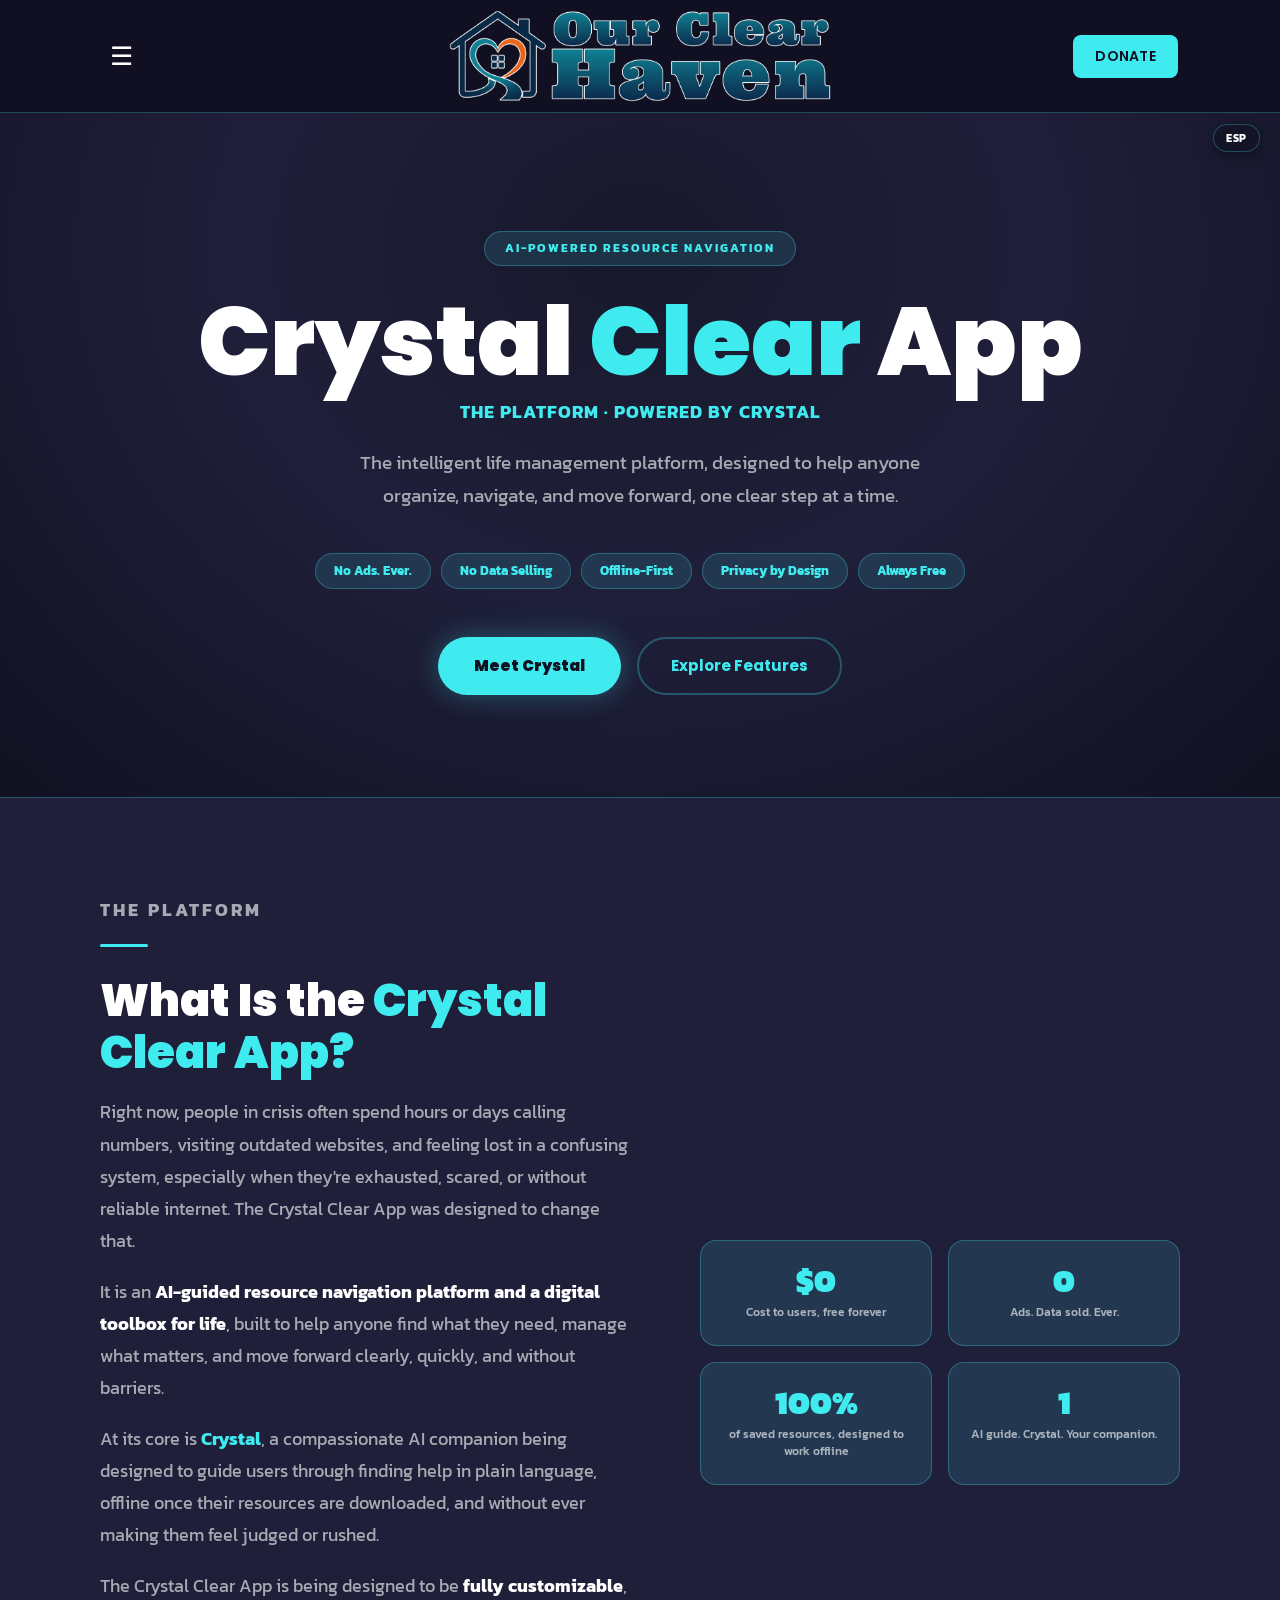
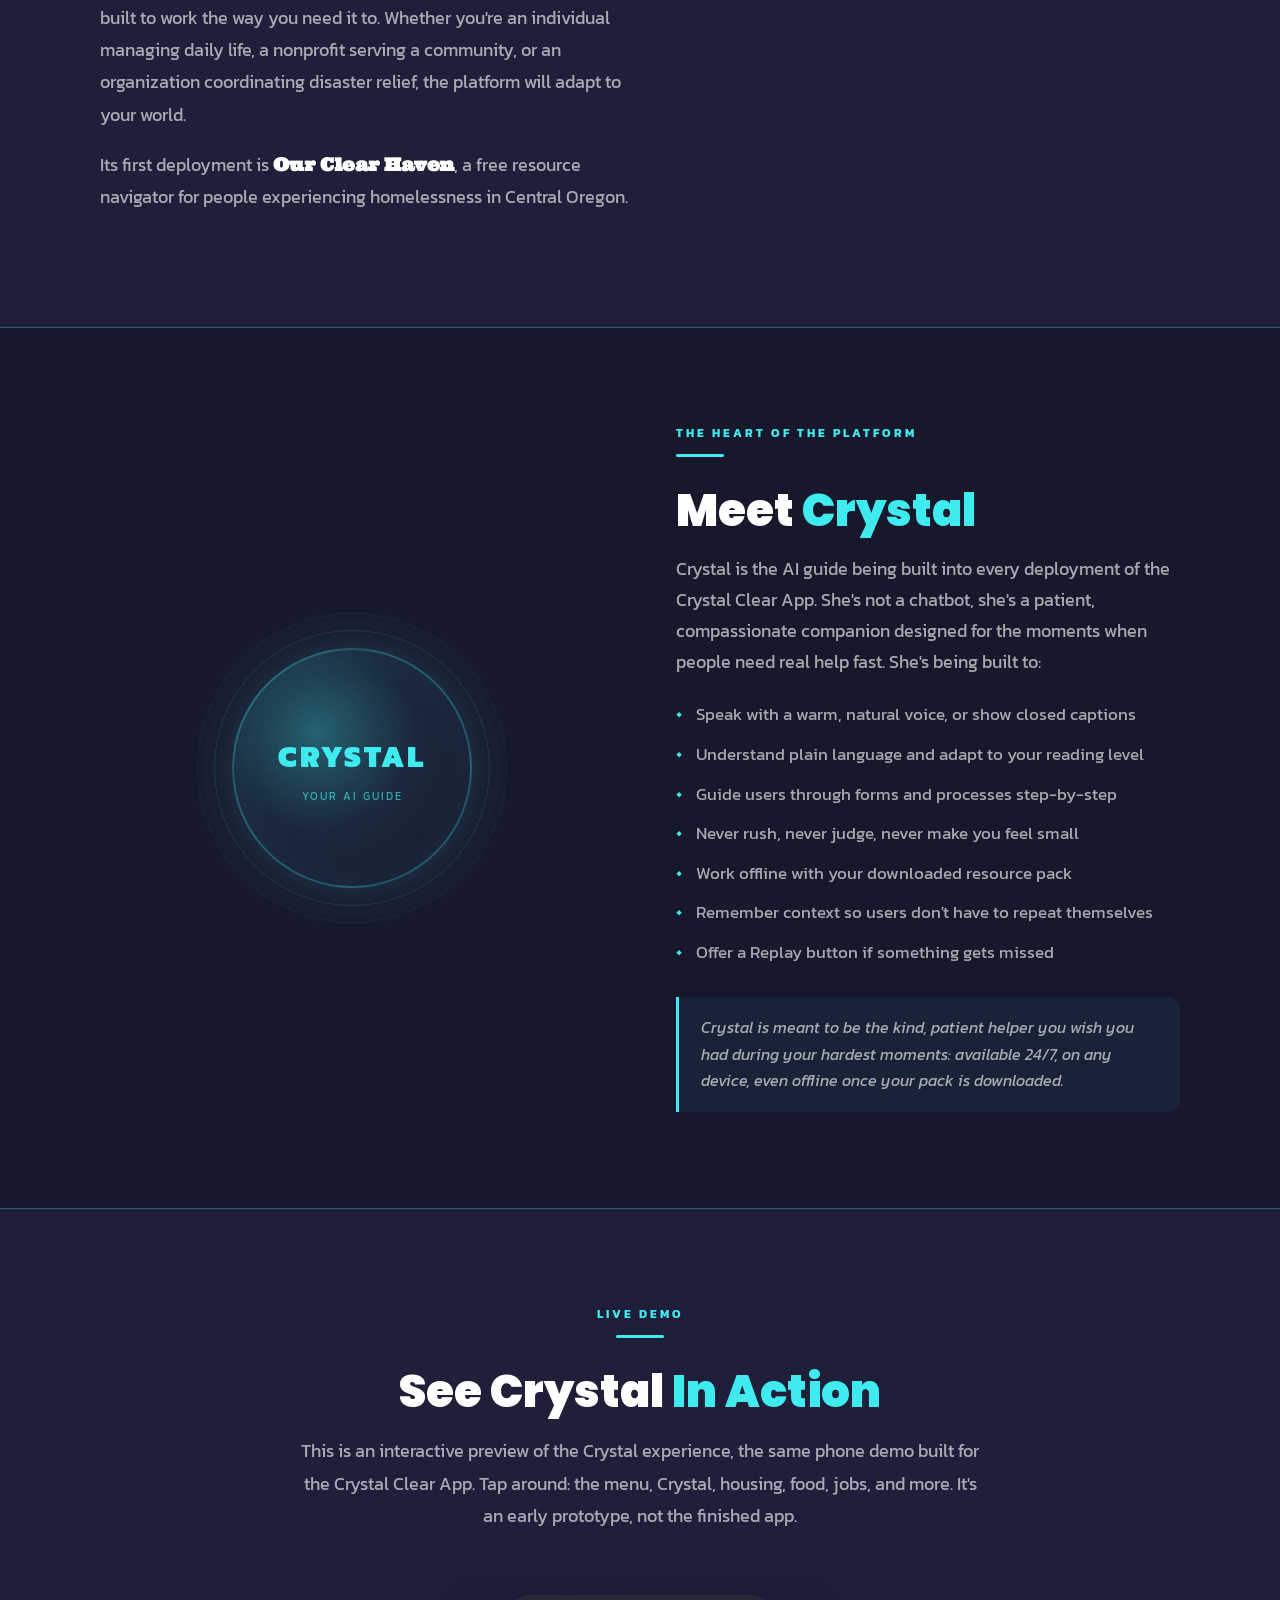
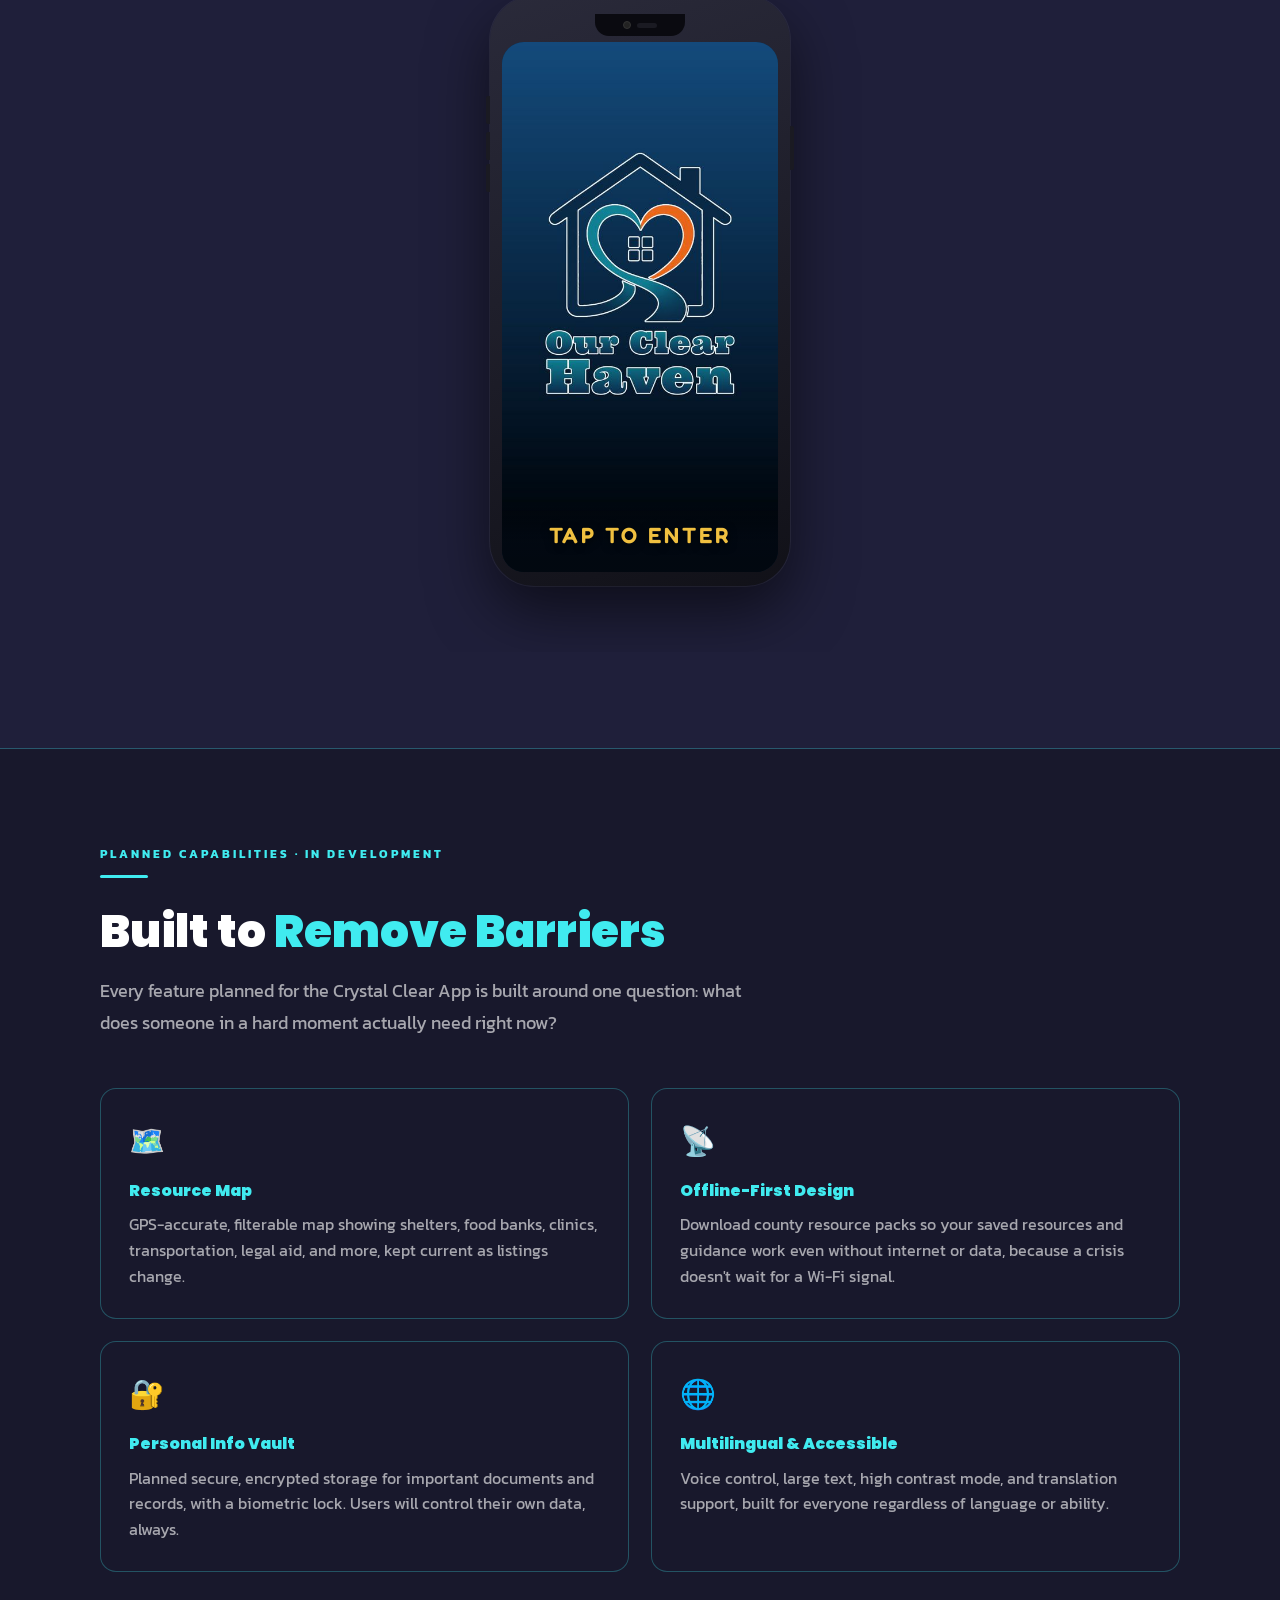
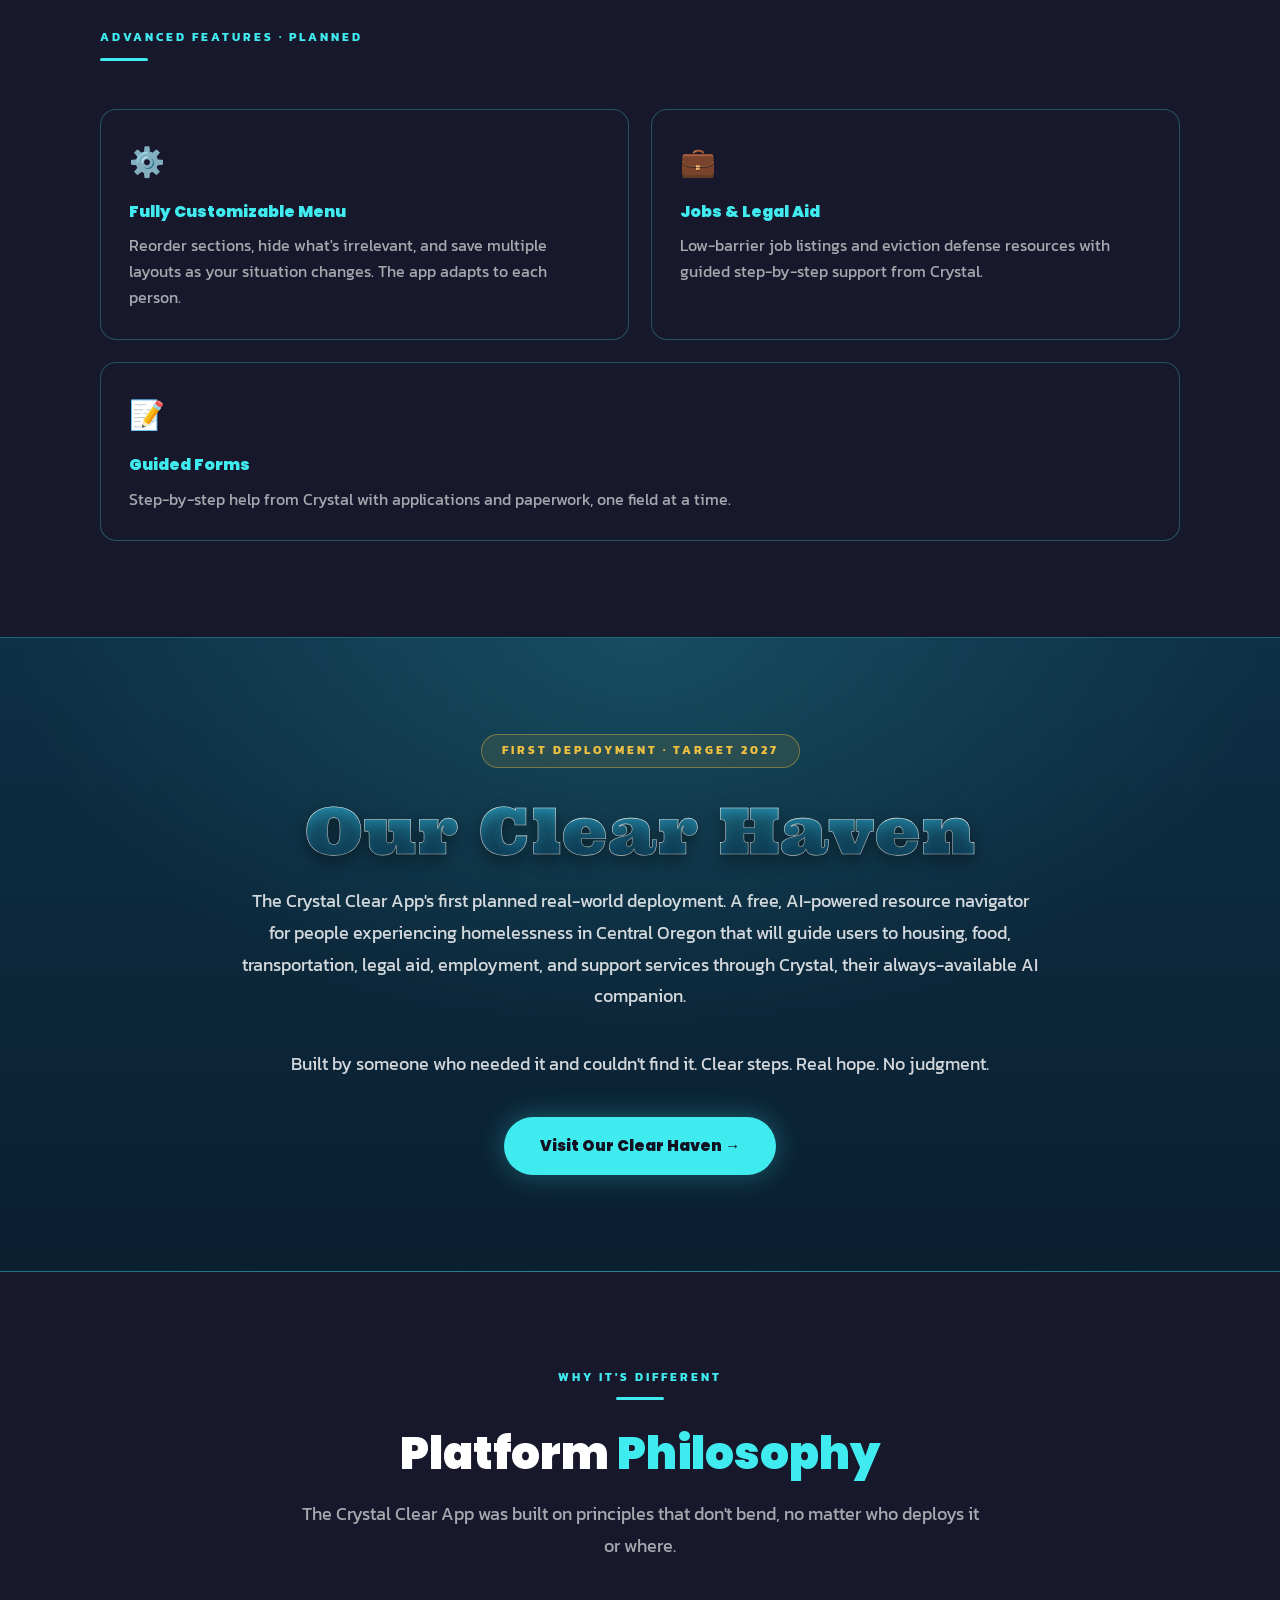
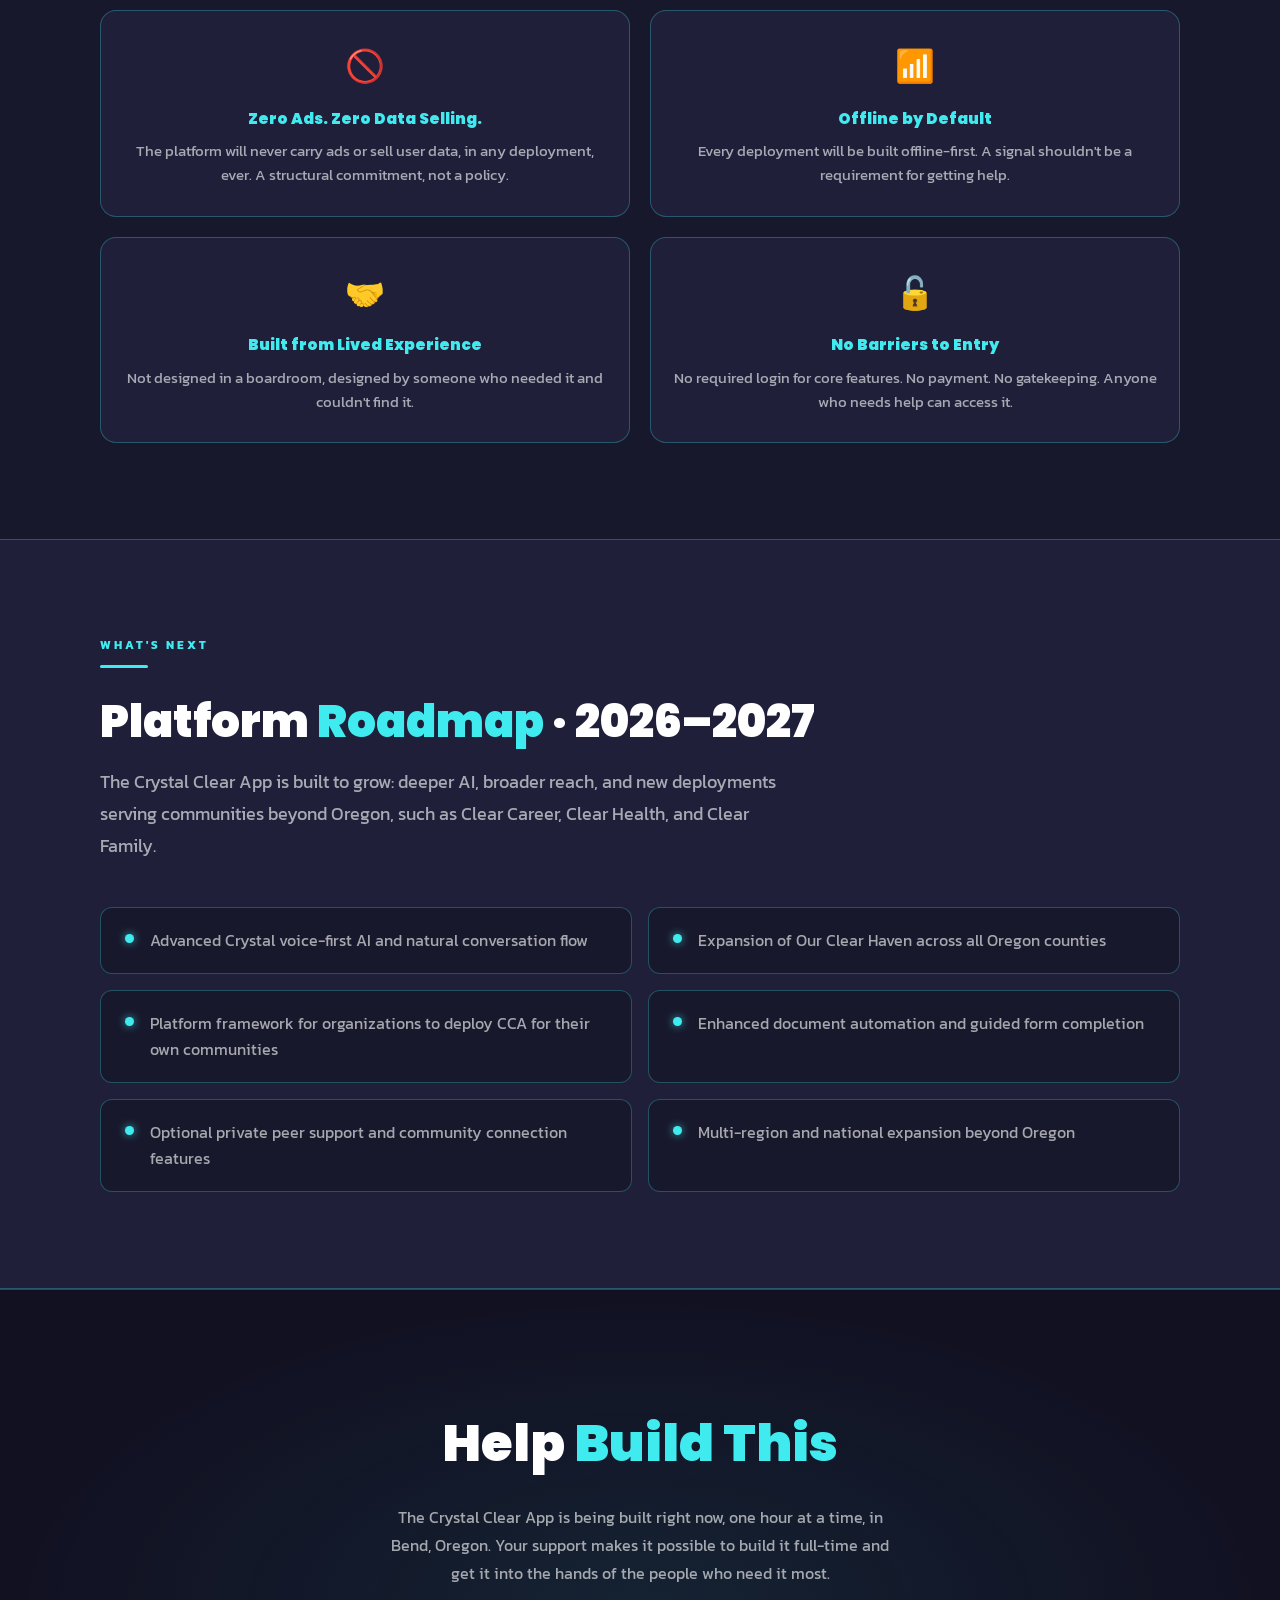
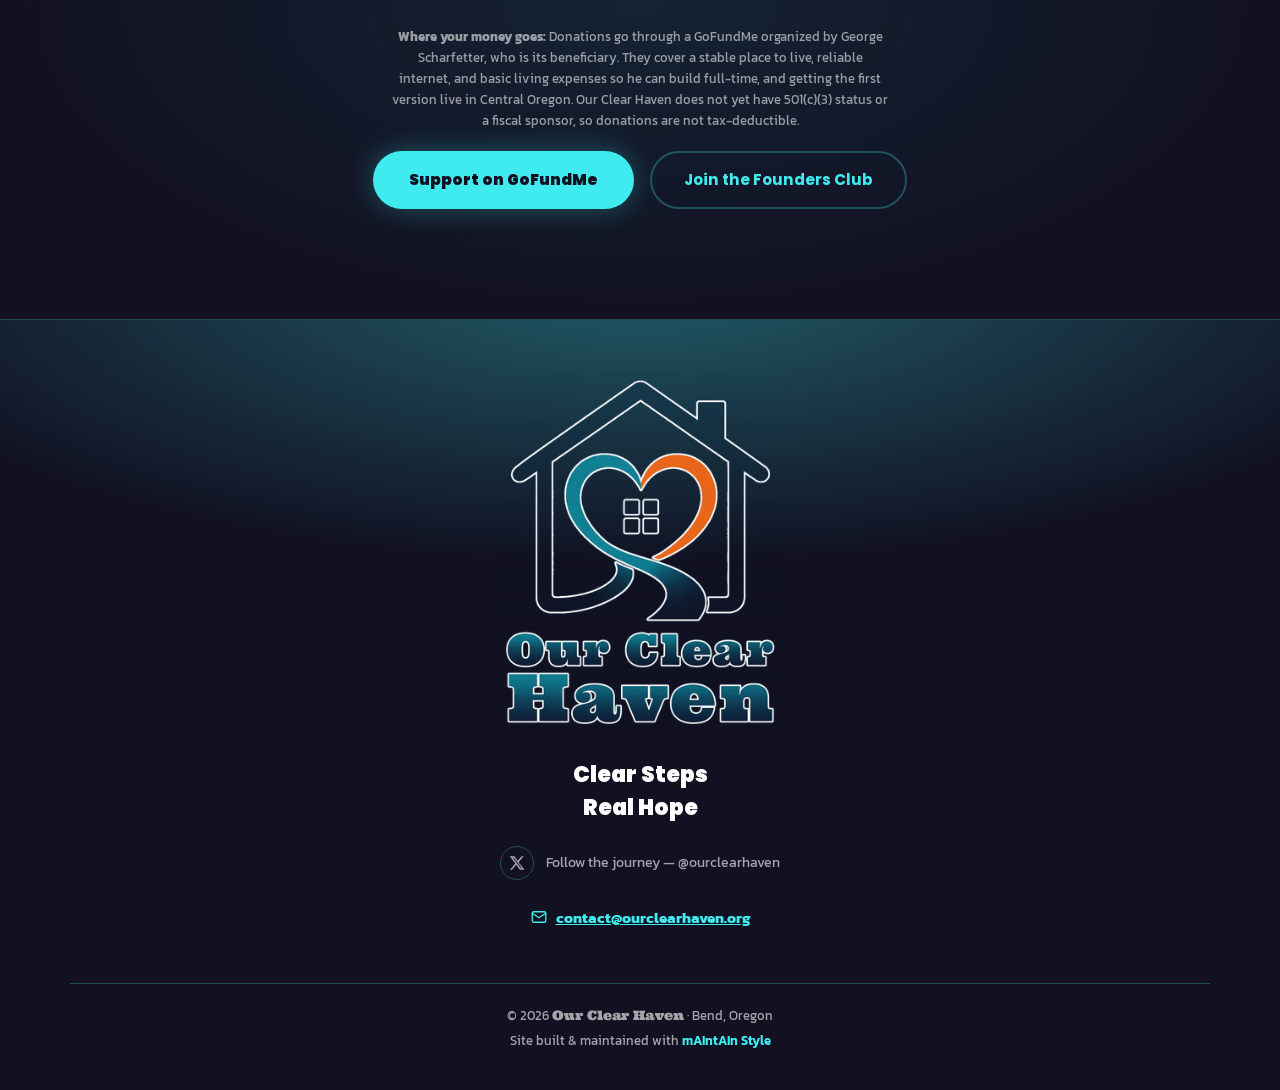
<file: crystal-clear-app.html>
<!DOCTYPE html>
<html lang="en">
<head>
<meta charset="UTF-8">
<meta name="viewport" content="width=device-width, initial-scale=1">
<link rel="icon" type="image/png" sizes="96x96" href="favicon.png">
<link rel="shortcut icon" href="favicon.ico">
<title>Crystal Clear App &mdash; Our Clear Haven</title>
<meta name="description" content="Crystal Clear App: an AI-guided resource navigation platform. Free, offline-first, no ads, no data selling. Its first deployment is Our Clear Haven.">
<meta name="robots" content="index, follow">
<link rel="canonical" href="https://ourclearhaven.org/crystal-clear-app.html">
<meta property="og:type" content="website">
<meta property="og:url" content="https://ourclearhaven.org/crystal-clear-app.html">
<meta property="og:title" content="Crystal Clear App &mdash; Our Clear Haven">
<meta property="og:description" content="Crystal Clear App: an AI-guided resource navigation platform. Free, offline-first, no ads, no data selling. Its first deployment is Our Clear Haven.">
<meta property="og:image" content="https://ourclearhaven.org/og-image-v2.png">
<meta property="og:image:width" content="1200">
<meta property="og:image:height" content="630">
<meta property="og:image:alt" content="Our Clear Haven logo with the words Clear steps. Real hope.">
<meta name="twitter:card" content="summary_large_image">
<meta name="twitter:title" content="Crystal Clear App &mdash; Our Clear Haven">
<meta name="twitter:description" content="Crystal Clear App: an AI-guided resource navigation platform. Free, offline-first, no ads, no data selling. Its first deployment is Our Clear Haven.">
<meta name="twitter:image" content="https://ourclearhaven.org/og-image-v2.png">
<link rel="preconnect" href="https://fonts.googleapis.com">
<link rel="preconnect" href="https://fonts.gstatic.com" crossorigin>
<link href="https://fonts.googleapis.com/css2?family=Ultra&family=Poppins:wght@400;500;700;900&family=Kanit:wght@300;400;600&display=swap" rel="stylesheet">
<script src="lang-toggle.js" defer></script>
<style>
*,*::before,*::after{box-sizing:border-box;margin:0;padding:0}
html{scroll-behavior:smooth}
body{background:#18182c;font-family:'Kanit',sans-serif}
a{color:inherit}
img{max-width:100%;display:block}

:root{
  --bg:#18182c; --bg-card:#1f1f3a; --bg-dark:#111122;
  --teal:#40ebf0; --teal-dim:rgba(64,235,240,0.12); --teal-border:rgba(64,235,240,0.28);
  --teal-rgb:64,235,240;
  --text:#ffffff; --text-muted:rgba(255,255,255,0.62); --radius:16px;
}

/* NAV, matched to this page's own navy/teal palette */
.cca-nav{position:sticky;top:0;z-index:50;background:rgba(17,17,34,0.92);backdrop-filter:blur(10px);border-bottom:1px solid var(--teal-border)}
.cca-nav-wrap{max-width:1140px;margin:0 auto;padding:0 32px;display:flex;align-items:center;justify-content:space-between;height:112px;position:relative}
.cca-nav-logo{position:absolute;left:50%;top:50%;transform:translate(-50%,-50%);z-index:1;font-family:'Poppins',sans-serif;font-weight:900;font-size:15px;letter-spacing:0.06em;text-decoration:none;color:#fff}
.cca-nav-logo img{max-width:none}
.cca-nav-logo span{color:var(--teal)}
.cca-navlinks{display:none}
.cca-navlinks a{text-decoration:none;color:var(--text-muted);transition:color .2s;text-transform:uppercase;letter-spacing:.02em}
.cca-navlinks a:hover,.cca-navlinks a.active{color:var(--teal)}
.cca-navcta{order:1;position:relative;overflow:hidden;background:var(--teal);color:var(--bg-dark);padding:11px 22px;border-radius:8px;font-family:'Poppins',sans-serif;font-size:14px;font-weight:600;text-decoration:none;white-space:nowrap;text-transform:uppercase;letter-spacing:.02em}
.cca-hamburger{display:flex;align-items:center;justify-content:center;order:-1;position:relative;overflow:hidden;z-index:2;background:none;border:none;color:#fff;font-size:26px;cursor:pointer;padding:4px 8px}
.cca-mobile-menu{display:flex;flex-direction:column;gap:2px;position:absolute;top:calc(100% + 14px);left:0;width:246px;background:linear-gradient(180deg,#242445,var(--bg-card));border:1px solid var(--teal-border);border-radius:18px;box-shadow:0 24px 48px -12px rgba(0,0,0,.55),0 6px 18px rgba(0,0,0,.35);padding:10px;opacity:0;visibility:hidden;pointer-events:none;transform:translateY(-6px) scale(.97);transform-origin:top left;transition:opacity .2s ease,transform .2s cubic-bezier(.34,1.56,.64,1),visibility .2s}
.cca-mobile-menu.open{opacity:1;visibility:visible;pointer-events:auto;transform:translateY(0) scale(1)}
.cca-mobile-menu a{text-decoration:none;color:var(--text-muted);text-transform:uppercase;letter-spacing:.02em;font-size:13.5px;font-weight:600;font-family:'Poppins',sans-serif;display:flex;align-items:center;min-height:42px;padding:0 14px;border-radius:11px;transition:background .16s ease,color .16s ease}
.cca-mobile-menu a:hover{background:rgba(255,255,255,.06);color:#fff}
.cca-mobile-menu a.active{color:var(--teal);background:rgba(64,235,240,.1)}
.cca-mobile-menu .cca-navcta{margin-top:8px;justify-content:center;text-align:center}
.cca-mobile-menu a.cca-navcta:hover{background:var(--teal);color:var(--bg-dark)}
@media(max-width:680px){
  .cca-nav-wrap>.cca-navcta{display:none}
}
@media(max-width:480px){
  .cca-nav-logo{left:80px!important;transform:translateY(-50%)!important}
  .cca-nav-logo img{height:clamp(52px, 16.9vw, 72px)!important;max-width:none!important}
}

.ripple{position:absolute;border-radius:50%;background:rgba(255,255,255,.5);transform:scale(0);animation:ripple-anim .6s ease-out forwards;pointer-events:none}
@keyframes ripple-anim{to{transform:scale(3);opacity:0}}

.lang-toggle{position:fixed;top:124px;right:20px;background:rgba(17,17,34,.6);backdrop-filter:blur(6px);border:1px solid var(--teal-border);color:#fff;font-size:11px;font-weight:700;letter-spacing:.06em;padding:5px 12px;border-radius:999px;cursor:pointer;font-family:'Kanit',sans-serif;z-index:60;box-shadow:0 4px 12px rgba(0,0,0,.35);transition:background .2s ease}
.lang-toggle:hover{background:rgba(17,17,34,.9)}
@media(max-width:900px){.lang-toggle{top:120px;right:16px}}

.cca-wrap{font-family:'Kanit',sans-serif !important;font-weight:400;background:var(--bg);color:var(--text);line-height:1.7;overflow-x:hidden}
.cca-wrap h1,.cca-wrap h2,.cca-wrap h3,.cca-wrap h4,.cca-wrap h5,.cca-wrap h6{font-family:'Poppins',sans-serif !important;font-weight:900 !important}

.cca-hero{min-height:76vh;display:flex;flex-direction:column;align-items:center;justify-content:center;text-align:center;padding:80px 24px 64px;background:radial-gradient(ellipse at 50% 20%,var(--bg) 0%,var(--bg-card) 45%,var(--bg-dark) 100%);position:relative;overflow:hidden}
.cca-badge{display:inline-block;background:var(--teal-dim);border:1px solid var(--teal-border);color:var(--teal);font-size:0.75rem;font-weight:700;letter-spacing:2px;text-transform:uppercase;padding:6px 20px;border-radius:999px;margin-bottom:28px}
.cca-hero h1{font-size:clamp(3rem,7.5vw,6rem);font-weight:900;line-height:1.0;color:var(--text);margin-bottom:8px}
.cca-hero h1 span{color:var(--teal)}
.cca-platform{font-size:clamp(0.9rem,2vw,1.1rem);font-weight:700;color:var(--teal);letter-spacing:1px;margin-bottom:20px;text-transform:uppercase}
.cca-hero-sub{font-size:clamp(1rem,2.2vw,1.2rem);font-weight:400;color:var(--text-muted);max-width:600px;margin:0 auto 40px}
.cca-pills{display:flex;gap:10px;flex-wrap:wrap;justify-content:center;margin-bottom:48px}
.cca-pills span{background:var(--teal-dim);border:1px solid var(--teal-border);color:var(--teal);padding:6px 18px;border-radius:999px;font-size:0.82rem;font-weight:700}
.cca-cta-row{display:flex;gap:16px;flex-wrap:wrap;justify-content:center}
.cca-btn{background:var(--teal);color:var(--bg-dark);border:none;padding:16px 36px;border-radius:999px;font-family:'Poppins',sans-serif;font-size:0.95rem;font-weight:900;cursor:pointer;text-decoration:none;transition:transform .2s,box-shadow .2s;box-shadow:0 0 28px rgba(64,235,240,0.3);display:inline-block}
.cca-btn:hover{transform:translateY(-2px);box-shadow:0 0 40px rgba(64,235,240,0.5)}
.cca-btn-ghost{background:transparent;color:var(--teal);border:2px solid var(--teal-border);padding:14px 32px;border-radius:999px;font-family:'Poppins',sans-serif;font-size:0.95rem;font-weight:700;cursor:pointer;text-decoration:none;transition:border-color .2s,background .2s;display:inline-block}
.cca-btn-ghost:hover{border-color:var(--teal);background:var(--teal-dim)}

.cca-section{padding:96px 24px}
.cca-section-alt{padding:96px 24px;background:var(--bg-card);border-top:1px solid var(--teal-border);border-bottom:1px solid var(--teal-border)}
.cca-container{max-width:1080px;margin:0 auto}
.cca-label{font-size:0.72rem;font-weight:700;letter-spacing:3px;text-transform:uppercase;color:var(--teal);margin-bottom:10px}
.cca-bar{width:48px;height:3px;background:var(--teal);border-radius:2px;margin-bottom:28px}
.cca-title{font-size:clamp(1.8rem,4vw,2.8rem);font-weight:900;color:var(--text);margin-bottom:18px;line-height:1.15}
.cca-title span{color:var(--teal)}
.cca-body{font-size:1.12rem;color:var(--text-muted);max-width:680px;line-height:1.8;margin-bottom:20px}

.cca-what-grid{display:grid;grid-template-columns:1.1fr 1fr;gap:72px;align-items:center}
.cca-what-text p{font-size:1.12rem;color:var(--text-muted);margin-bottom:18px;line-height:1.8}
.cca-what-text p strong{color:var(--text);font-weight:700}
.cca-what-text p em{color:var(--teal);font-style:normal;font-weight:700}
.cca-stats{display:grid;grid-template-columns:1fr 1fr;gap:16px}
.cca-stat{background:var(--teal-dim);border:1px solid var(--teal-border);border-radius:var(--radius);padding:24px 20px;text-align:center}
.cca-stat-num{font-size:2rem;font-weight:900;color:var(--teal);line-height:1;margin-bottom:6px}
.cca-stat-label{font-size:0.78rem;color:var(--text-muted);font-weight:500;line-height:1.4}

.cca-crystal-grid{display:grid;grid-template-columns:1fr 1fr;gap:72px;align-items:center}
.cca-orb-wrap{display:flex;align-items:center;justify-content:center}
.cca-orb{width:240px;height:240px;border-radius:50%;background:radial-gradient(circle at 35% 35%,rgba(64,235,240,0.35) 0%,rgba(64,235,240,0.08) 45%,rgba(24,24,44,0.9) 100%);border:2px solid var(--teal-border);display:flex;align-items:center;justify-content:center;flex-direction:column;box-shadow:0 0 60px rgba(64,235,240,0.18),inset 0 0 40px rgba(64,235,240,0.06);position:relative}
.cca-orb::after{content:'';position:absolute;width:276px;height:276px;border-radius:50%;border:1px solid rgba(64,235,240,0.12);animation:cca-pulse 3.5s ease-in-out infinite}
.cca-orb::before{content:'';position:absolute;width:310px;height:310px;border-radius:50%;border:1px solid rgba(64,235,240,0.06);animation:cca-pulse 3.5s ease-in-out infinite 0.8s}
@keyframes cca-pulse{0%,100%{transform:scale(1);opacity:0.4}50%{transform:scale(1.04);opacity:1}}
.cca-orb-name{font-size:1.9rem;font-weight:900;color:var(--teal);letter-spacing:3px}
.cca-orb-sub{font-size:0.7rem;color:rgba(64,235,240,0.65);letter-spacing:2px;text-transform:uppercase;margin-top:4px}
.cca-list{list-style:none;display:flex;flex-direction:column;gap:13px;margin-bottom:32px}
.cca-list li{display:flex;align-items:flex-start;gap:14px;font-size:1.07rem;color:var(--text-muted);line-height:1.55}
.cca-list li::before{content:'\25C6';color:var(--teal);font-size:0.6rem;margin-top:7px;flex-shrink:0}
.cca-quote{padding:18px 22px;border-left:3px solid var(--teal);background:rgba(64,235,240,0.05);border-radius:0 12px 12px 0;font-style:italic;color:var(--text-muted);font-size:1.03rem;line-height:1.6}

.cca-features-grid{display:grid;grid-template-columns:repeat(2,1fr);gap:22px;margin-top:48px}
.cca-features-grid>.cca-card:last-child:nth-child(odd){grid-column:1/-1}
.cca-card{background:var(--bg);border:1px solid var(--teal-border);border-radius:var(--radius);padding:28px;transition:transform .2s,border-color .2s,box-shadow .2s}
.cca-card:hover{transform:translateY(-4px);border-color:var(--teal);box-shadow:0 8px 36px rgba(64,235,240,0.1)}
.cca-card-icon{font-size:1.8rem;margin-bottom:12px}
.cca-card h3{font-size:0.98rem;font-weight:900;color:var(--teal);margin-bottom:8px}
.cca-card p{font-size:0.98rem;color:var(--text-muted);line-height:1.65}

.cca-phil-grid{display:grid;grid-template-columns:repeat(2,1fr);gap:20px;margin-top:48px}
.cca-phil-item{padding:28px 22px;border-radius:var(--radius);background:var(--bg-card);border:1px solid var(--teal-border);text-align:center;transition:border-color .2s}
.cca-phil-item:hover{border-color:var(--teal)}
.cca-phil-item .pi{font-size:2rem;margin-bottom:12px}
.cca-phil-item h4{font-size:0.95rem;font-weight:900;color:var(--teal);margin-bottom:8px}
.cca-phil-item p{font-size:0.94rem;color:var(--text-muted);line-height:1.6}

.cca-roadmap-grid{display:grid;grid-template-columns:1fr 1fr;gap:16px;margin-top:44px}
.cca-road-item{display:flex;align-items:flex-start;gap:16px;padding:20px 24px;background:var(--bg);border:1px solid var(--teal-border);border-radius:12px;font-size:1.03rem;color:var(--text-muted);line-height:1.55;transition:border-color .2s}
.cca-road-item:hover{border-color:var(--teal)}
.cca-dot{width:9px;height:9px;border-radius:50%;background:var(--teal);flex-shrink:0;margin-top:6px;box-shadow:0 0 8px rgba(64,235,240,0.7)}

.cca-deploy{padding:96px 24px;background:radial-gradient(ellipse 70% 90% at 50% 0%,rgba(64,235,240,.16) 0%,transparent 70%),linear-gradient(180deg,#0e2f45 0%,#0a1f30 100%);border-top:1px solid rgba(64,235,240,.35);border-bottom:1px solid rgba(64,235,240,.35)}
.cca-deploy-inner{max-width:800px;margin:0 auto;text-align:center}
.cca-deploy-badge{display:inline-block;background:rgba(240,192,64,0.1);border:1px solid rgba(240,192,64,0.4);color:#F0C040;font-size:0.72rem;font-weight:700;letter-spacing:3px;text-transform:uppercase;padding:6px 20px;border-radius:999px;margin-bottom:28px}
.logo-text{font-family:'Ultra',Georgia,serif;font-weight:400;letter-spacing:-0.01em}
.cca-deploy h2{font-family:'Ultra',Georgia,serif !important;font-weight:400 !important;font-size:clamp(2.4rem,5vw,4rem);letter-spacing:1px;margin-bottom:20px;line-height:1.1;background:linear-gradient(180deg,#2a9ab8 0%,#0f4a6e 100%);-webkit-background-clip:text;background-clip:text;-webkit-text-fill-color:transparent;color:#0f4a6e;-webkit-text-stroke:0.6px #f8f1e9;paint-order:stroke fill;text-shadow:0 6px 16px rgba(0,0,0,.4)}
.cca-deploy p{font-size:1.1rem;color:rgba(255,255,255,.82);line-height:1.8;margin-bottom:36px}

.cca-cta{background:radial-gradient(ellipse 70% 70% at 50% 50%,rgba(64,235,240,0.08) 0%,transparent 70%),var(--bg-dark);border-top:1px solid var(--teal-border);text-align:center;padding:110px 24px}
.cca-cta h2{font-size:clamp(2rem,5vw,3.2rem);font-weight:900;margin-bottom:16px;color:#ffffff !important}
.cca-cta h2 span{color:var(--teal)}
.cca-cta p{color:var(--text-muted);font-size:1rem;max-width:500px;margin:0 auto 40px;line-height:1.75}

.demo-frame{margin:40px auto 0;width:460px;max-width:100%}
.demo-frame iframe{width:100%;height:680px;border:none;display:block;background:transparent}

.cca-logo-divider{background:radial-gradient(ellipse 1100px 380px at 50% -40px,rgba(var(--teal-rgb),.34) 0%,rgba(var(--teal-rgb),0) 75%) var(--bg-dark);padding:54px 24px 20px;text-align:center;border-top:1px solid var(--teal-border)}
.cca-logo-divider img{width:280px;max-width:60vw;height:auto;margin:0 auto;display:block}
.cca-footer{background:var(--bg-dark);padding:8px 24px 40px;text-align:center}
.cca-foot-wrap{max-width:1140px;margin:0 auto}
.cca-foot-tag{font-family:'Poppins',sans-serif;font-weight:900;font-size:22px;color:#fff}
.cca-foot-tag span{color:var(--teal)}
.cca-foot-social{display:flex;align-items:center;justify-content:center;gap:12px;font-size:14px;color:var(--text-muted);margin-bottom:8px}
.cca-foot-social a{display:flex;align-items:center;justify-content:center;width:34px;height:34px;border-radius:50%;border:1px solid var(--teal-border);color:var(--text-muted);flex:none;transition:border-color .2s ease,color .2s ease}
.cca-foot-social a:hover{border-color:var(--teal);color:var(--teal)}
.cca-foot-social a svg{width:16px;height:16px}
.cca-foot-email{color:var(--teal);font-weight:700;font-size:15px;display:inline-flex;align-items:center;gap:8px;margin:18px 0}
.cca-foot-email svg{width:18px;height:18px;flex-shrink:0}
.cca-foot-links{display:flex;gap:24px;font-size:14px;flex-wrap:wrap}
.cca-foot-links a{text-decoration:none;color:var(--text-muted);text-transform:uppercase;letter-spacing:.02em}
.cca-foot-bottom{margin-top:36px;padding-top:22px;border-top:1px solid var(--teal-border);display:flex;flex-direction:column;align-items:center;text-align:center;font-size:13px;color:var(--text-muted);gap:6px}
.cca-foot-bottom a{color:var(--teal);text-decoration:none;font-weight:600}
.totop{position:fixed;bottom:28px;right:28px;width:54px;height:54px;background:none;border:0;cursor:pointer;padding:0;opacity:0;pointer-events:none;transform:translateY(16px) rotate(-15deg);transition:opacity .3s ease,transform .3s ease;z-index:999;filter:drop-shadow(0 4px 10px rgba(0,0,0,.5))}
.totop img{width:100%;height:100%;object-fit:contain}
.totop.show{opacity:1;pointer-events:auto;transform:translateY(0) rotate(0deg)}
.totop.show:hover{transform:translateY(-3px) rotate(12deg) scale(1.12);filter:drop-shadow(0 8px 16px rgba(0,0,0,.6))}

.reveal{opacity:1}

@media(max-width:768px){
  .cca-what-grid,.cca-crystal-grid{grid-template-columns:1fr;gap:40px}
  .cca-orb-wrap{order:-1}
  .cca-orb{width:180px;height:180px}
  .cca-orb::after{width:206px;height:206px}
  .cca-orb::before{width:230px;height:230px}
  .cca-stats{grid-template-columns:1fr 1fr}
  .cca-roadmap-grid,.cca-phil-grid,.cca-features-grid{grid-template-columns:1fr}
}
</style>
</head>
<body>

<nav class="cca-nav">
  <div class="cca-nav-wrap">
    <a class="cca-nav-logo" href="index.html"><img src="logo-nav.png" alt="Our Clear Haven" style="height:92px;width:auto;display:block"></a>
    <div class="cca-navlinks">
      <a href="crystal-clear-app.html" class="active">Crystal Clear App</a>
      <a href="dual-board.html" data-es="Junta Dual">Dual Board</a>
      <a href="our-story.html" data-es="Nuestros Orígenes">Our Origins</a>
      <a href="resources.html" data-es="Recursos">Resources</a>
      <a href="get-involved.html" data-es="Participa">Get Involved</a>
      <a href="grande-grand.html" data-es="Club de Fundadores">Founders Club</a>
    </div>
    <a class="cca-navcta" href="https://www.gofundme.com/f/build-our-clear-haven-ai-for-homeless-help" target="_blank" rel="noopener" data-es="Donar">Donate</a>
    <button class="cca-hamburger" onclick="document.getElementById('cca-mm').classList.toggle('open')" aria-label="Menu">&#9776;</button>
    <div class="cca-mobile-menu" id="cca-mm">
      <a href="crystal-clear-app.html" class="active">Crystal Clear App</a>
      <a href="dual-board.html" data-es="Junta Dual">Dual Board</a>
      <a href="our-story.html" data-es="Nuestros Orígenes">Our Origins</a>
      <a href="resources.html" data-es="Recursos">Resources</a>
      <a href="get-involved.html" data-es="Participa">Get Involved</a>
      <a href="grande-grand.html" data-es="Club de Fundadores">Founders Club</a>
      <a class="cca-navcta" href="https://www.gofundme.com/f/build-our-clear-haven-ai-for-homeless-help" target="_blank" rel="noopener" data-es="Donar">Donate</a>
    </div>
  </div>
</nav>
<button class="lang-toggle" id="langToggle" type="button" aria-label="Switch language">ESP</button>

<div class="cca-wrap">

  <section class="cca-hero">
    <div class="cca-badge" data-es="Navegación de Recursos con IA">AI-Powered Resource Navigation</div>
    <h1 data-es-html="Crystal <span>Clear</span> App">Crystal <span>Clear</span> App</h1>
    <p class="cca-platform" data-es-html="La Plataforma &middot; Impulsada por Crystal">The Platform &middot; Powered by Crystal</p>
    <p class="cca-hero-sub" data-es="La plataforma inteligente de gestión de vida, diseñada para ayudar a cualquiera a organizarse, navegar y avanzar, un paso claro a la vez.">The intelligent life management platform, designed to help anyone organize, navigate, and move forward, one clear step at a time.</p>
    <div class="cca-pills">
      <span data-es="Sin Anuncios. Nunca.">No Ads. Ever.</span>
      <span data-es="Sin Venta de Datos">No Data Selling</span>
      <span data-es="Sin Conexión, Primero">Offline-First</span>
      <span data-es="Privacidad por Diseño">Privacy by Design</span>
      <span data-es="Siempre Gratis">Always Free</span>
    </div>
    <div class="cca-cta-row">
      <a href="#cca-crystal" class="cca-btn" data-es="Conoce a Crystal">Meet Crystal</a>
      <a href="#cca-features" class="cca-btn-ghost" data-es="Explora las Funciones">Explore Features</a>
    </div>
  </section>

  <section class="cca-section-alt">
    <div class="cca-container">
      <div class="cca-what-grid">
        <div class="cca-what-text">
          <p class="cca-label" data-es="La Plataforma">The Platform</p>
          <div class="cca-bar"></div>
          <h2 class="cca-title" data-es-html="¿Qué es <span>Crystal Clear App?</span>">What Is the <span>Crystal Clear App?</span></h2>
          <p data-es="Ahora mismo, las personas en crisis a menudo pasan horas o días llamando números, visitando sitios web desactualizados, y sintiéndose perdidas en un sistema confuso, especialmente cuando están exhaustas, asustadas, o sin internet confiable. Crystal Clear App fue diseñada para cambiar eso.">Right now, people in crisis often spend hours or days calling numbers, visiting outdated websites, and feeling lost in a confusing system, especially when they're exhausted, scared, or without reliable internet. The Crystal Clear App was designed to change that.</p>
          <p data-es-html="Es una <strong>plataforma de navegación de recursos guiada por IA y una caja de herramientas digital para la vida</strong>, creada para ayudar a cualquiera a encontrar lo que necesita, manejar lo que importa, y avanzar de forma clara, rápida y sin barreras.">It is an <strong>AI-guided resource navigation platform and a digital toolbox for life</strong>, built to help anyone find what they need, manage what matters, and move forward clearly, quickly, and without barriers.</p>
          <p data-es-html="En su centro está <em>Crystal</em>, una compañera de IA compasiva, diseñada para guiar a los usuarios a encontrar ayuda en lenguaje sencillo, sin conexión una vez que tus recursos están descargados, y sin nunca hacerlos sentir juzgados o apurados.">At its core is <em>Crystal</em>, a compassionate AI companion being designed to guide users through finding help in plain language, offline once their resources are downloaded, and without ever making them feel judged or rushed.</p>
          <p data-es-html="Crystal Clear App se está diseñando para ser <strong>completamente personalizable</strong>, hecha para funcionar como tú la necesites. Ya seas una persona manejando su vida diaria, una organización sin fines de lucro sirviendo a una comunidad, o una organización coordinando ayuda ante desastres, la plataforma se adaptará a tu mundo.">The Crystal Clear App is being designed to be <strong>fully customizable</strong>, built to work the way you need it to. Whether you're an individual managing daily life, a nonprofit serving a community, or an organization coordinating disaster relief, the platform will adapt to your world.</p>
          <p data-es-html="Su primer despliegue es <strong class=&quot;logo-text&quot;>Our Clear Haven</strong>, un navegador de recursos gratuito para personas sin hogar en el Centro de Oregon.">Its first deployment is <strong class="logo-text">Our Clear Haven</strong>, a free resource navigator for people experiencing homelessness in Central Oregon.</p>
        </div>
        <div class="cca-stats">
          <div class="cca-stat"><div class="cca-stat-num">$0</div><div class="cca-stat-label" data-es="Costo para usuarios, gratis para siempre">Cost to users, free forever</div></div>
          <div class="cca-stat"><div class="cca-stat-num">0</div><div class="cca-stat-label" data-es="Anuncios. Datos vendidos. Nunca.">Ads. Data sold. Ever.</div></div>
          <div class="cca-stat"><div class="cca-stat-num">100%</div><div class="cca-stat-label" data-es="de los recursos guardados, diseñados para funcionar sin conexión">of saved resources, designed to work offline</div></div>
          <div class="cca-stat"><div class="cca-stat-num">1</div><div class="cca-stat-label" data-es="Guía de IA. Crystal. Tu compañera.">AI guide. Crystal. Your companion.</div></div>
        </div>
      </div>
    </div>
  </section>

  <section class="cca-section" id="cca-crystal">
    <div class="cca-container">
      <div class="cca-crystal-grid">
        <div class="cca-orb-wrap">
          <div class="cca-orb">
            <div class="cca-orb-name">CRYSTAL</div>
            <div class="cca-orb-sub" data-es="Tu Guía de IA">Your AI Guide</div>
          </div>
        </div>
        <div>
          <p class="cca-label" data-es="El Corazón de la Plataforma">The Heart of the Platform</p>
          <div class="cca-bar"></div>
          <h2 class="cca-title" data-es-html="Conoce a <span>Crystal</span>">Meet <span>Crystal</span></h2>
          <p style="color:var(--text-muted);margin-bottom:24px;font-size:1.1rem;line-height:1.75" data-es="Crystal es la guía de IA que se está integrando en cada despliegue de Crystal Clear App. No es un chatbot, es una compañera paciente y compasiva diseñada para los momentos en que las personas necesitan ayuda real, rápido. Está siendo creada para:">Crystal is the AI guide being built into every deployment of the Crystal Clear App. She's not a chatbot, she's a patient, compassionate companion designed for the moments when people need real help fast. She's being built to:</p>
          <ul class="cca-list">
            <li data-es="Hablar con una voz cálida y natural, o mostrar subtítulos">Speak with a warm, natural voice, or show closed captions</li>
            <li data-es="Entender lenguaje sencillo y adaptarse a tu nivel de lectura">Understand plain language and adapt to your reading level</li>
            <li data-es="Guiar a los usuarios paso a paso a través de formularios y procesos">Guide users through forms and processes step-by-step</li>
            <li data-es="Nunca apurar, nunca juzgar, nunca hacerte sentir menos">Never rush, never judge, never make you feel small</li>
            <li data-es="Funcionar sin conexión con tu paquete de recursos descargado">Work offline with your downloaded resource pack</li>
            <li data-es="Recordar el contexto para que los usuarios no tengan que repetirse">Remember context so users don't have to repeat themselves</li>
            <li data-es="Incluir un botón de Repetir si algo se pierde">Offer a Replay button if something gets missed</li>
          </ul>
          <div class="cca-quote" data-es="Crystal está pensada para ser la ayudante amable y paciente que desearías haber tenido en tus momentos más difíciles: disponible 24/7, en cualquier dispositivo, incluso sin conexión una vez que tu paquete está descargado.">Crystal is meant to be the kind, patient helper you wish you had during your hardest moments: available 24/7, on any device, even offline once your pack is downloaded.</div>
        </div>
      </div>
    </div>
  </section>

  <section class="cca-section-alt" id="cca-demo-section">
    <div class="cca-container" style="text-align:center">
      <p class="cca-label" data-es="Demo en Vivo">Live Demo</p>
      <div class="cca-bar" style="margin:0 auto 28px"></div>
      <h2 class="cca-title" data-es-html="Mira a Crystal <span>en Acción</span>">See Crystal <span>In Action</span></h2>
      <p class="cca-body" style="margin:0 auto 0" data-es="Esta es una vista previa interactiva de la experiencia de Crystal, el mismo demo de teléfono creado para Crystal Clear App. Toca lo que quieras: el menú, Crystal, vivienda, comida, empleos y más. Es un prototipo temprano, no la app terminada.">This is an interactive preview of the Crystal experience, the same phone demo built for the Crystal Clear App. Tap around: the menu, Crystal, housing, food, jobs, and more. It's an early prototype, not the finished app.</p>
      <div class="demo-frame">
        <iframe src="crystal-demo.html" title="Crystal Clear App interactive demo" loading="lazy" scrolling="no"></iframe>
      </div>
    </div>
  </section>

  <section class="cca-section" id="cca-features">
    <div class="cca-container">
      <p class="cca-label" data-es="Capacidades Planeadas · En Desarrollo">Planned Capabilities &middot; In Development</p>
      <div class="cca-bar"></div>
      <h2 class="cca-title" data-es-html="Hecha para <span>Eliminar Barreras</span>">Built to <span>Remove Barriers</span></h2>
      <p class="cca-body" data-es="Cada función planeada para Crystal Clear App se construye alrededor de una pregunta: ¿qué necesita realmente alguien en un momento difícil, ahora mismo?">Every feature planned for the Crystal Clear App is built around one question: what does someone in a hard moment actually need right now?</p>
      <div class="cca-features-grid">
        <div class="cca-card"><div class="cca-card-icon">&#128506;&#65039;</div><h3 data-es="Mapa de Recursos">Resource Map</h3><p data-es="Mapa filtrable y preciso por GPS que muestra refugios, bancos de alimentos, clínicas, transporte, asistencia legal y más, actualizado a medida que cambian los listados.">GPS-accurate, filterable map showing shelters, food banks, clinics, transportation, legal aid, and more, kept current as listings change.</p></div>
        <div class="cca-card"><div class="cca-card-icon">&#128225;</div><h3 data-es="Diseño Sin Conexión, Primero">Offline-First Design</h3><p data-es="Descarga paquetes de recursos por condado para que tus recursos guardados y guías funcionen incluso sin internet o datos, porque una crisis no espera una señal de Wi-Fi.">Download county resource packs so your saved resources and guidance work even without internet or data, because a crisis doesn't wait for a Wi-Fi signal.</p></div>
        <div class="cca-card"><div class="cca-card-icon">&#128272;</div><h3 data-es="Bóveda de Información Personal">Personal Info Vault</h3><p data-es="Almacenamiento planeado, seguro y encriptado, con bloqueo biométrico, para documentos y registros importantes. Los usuarios controlarán siempre sus propios datos.">Planned secure, encrypted storage for important documents and records, with a biometric lock. Users will control their own data, always.</p></div>
        <div class="cca-card"><div class="cca-card-icon">&#127760;</div><h3 data-es="Multilingüe y Accesible">Multilingual &amp; Accessible</h3><p data-es="Control por voz, texto grande, modo de alto contraste y soporte de traducción, hecho para todos sin importar el idioma o la capacidad.">Voice control, large text, high contrast mode, and translation support, built for everyone regardless of language or ability.</p></div>
      </div>
      <p class="cca-label" style="margin-top:56px" data-es="Funciones Avanzadas · Planeadas">Advanced Features &middot; Planned</p>
      <div class="cca-bar"></div>
      <div class="cca-features-grid">
        <div class="cca-card"><div class="cca-card-icon">&#9881;&#65039;</div><h3 data-es="Menú Totalmente Personalizable">Fully Customizable Menu</h3><p data-es="Reordena secciones, oculta lo que no sea relevante, y guarda múltiples diseños a medida que tu situación cambia. La app se adapta a cada persona.">Reorder sections, hide what's irrelevant, and save multiple layouts as your situation changes. The app adapts to each person.</p></div>
        <div class="cca-card"><div class="cca-card-icon">&#128188;</div><h3 data-es="Empleos y Asistencia Legal">Jobs &amp; Legal Aid</h3><p data-es="Listados de empleo de bajo umbral y recursos de defensa contra desalojos con apoyo guiado paso a paso de Crystal.">Low-barrier job listings and eviction defense resources with guided step-by-step support from Crystal.</p></div>
        <div class="cca-card"><div class="cca-card-icon">&#128221;</div><h3 data-es="Formularios Guiados">Guided Forms</h3><p data-es="Ayuda paso a paso de Crystal con solicitudes y trámites, un campo a la vez.">Step-by-step help from Crystal with applications and paperwork, one field at a time.</p></div>
      </div>
    </div>
  </section>

  <section class="cca-deploy" id="cca-och">
    <div class="cca-deploy-inner">
      <div class="cca-deploy-badge" data-es-html="Primer Despliegue &middot; Meta 2027">First Deployment &middot; Target 2027</div>
      <h2>Our Clear Haven</h2>
      <p data-es="El primer despliegue real planeado de Crystal Clear App. Un navegador de recursos gratuito e impulsado por IA para personas sin hogar en el Centro de Oregon, que guiará a los usuarios hacia vivienda, comida, transporte, asistencia legal, empleo y servicios de apoyo a través de Crystal, su compañera de IA siempre disponible.">The Crystal Clear App's first planned real-world deployment. A free, AI-powered resource navigator for people experiencing homelessness in Central Oregon that will guide users to housing, food, transportation, legal aid, employment, and support services through Crystal, their always-available AI companion.</p>
      <p data-es="Construida por alguien que la necesitaba y no pudo encontrarla. Pasos claros. Esperanza real. Sin juicios.">Built by someone who needed it and couldn't find it. Clear steps. Real hope. No judgment.</p>
      <a href="index.html" class="cca-btn" data-es-html="Visita Our Clear Haven &rarr;">Visit Our Clear Haven &rarr;</a>
    </div>
  </section>

  <section class="cca-section">
    <div class="cca-container" style="text-align:center">
      <p class="cca-label" data-es="Por Qué Es Diferente">Why It's Different</p>
      <div class="cca-bar" style="margin:0 auto 28px"></div>
      <h2 class="cca-title" data-es-html="Filosofía de la <span>Plataforma</span>">Platform <span>Philosophy</span></h2>
      <p class="cca-body" style="margin:0 auto 0" data-es="Crystal Clear App fue construida sobre principios que no se doblan, sin importar quién la despliegue o dónde.">The Crystal Clear App was built on principles that don't bend, no matter who deploys it or where.</p>
      <div class="cca-phil-grid">
        <div class="cca-phil-item"><div class="pi">&#128683;</div><h4 data-es="Cero Anuncios. Cero Venta de Datos.">Zero Ads. Zero Data Selling.</h4><p data-es="La plataforma nunca llevará anuncios ni venderá datos de usuarios, en ningún despliegue, jamás. Un compromiso estructural, no una política.">The platform will never carry ads or sell user data, in any deployment, ever. A structural commitment, not a policy.</p></div>
        <div class="cca-phil-item"><div class="pi">&#128246;</div><h4 data-es="Sin Conexión por Defecto">Offline by Default</h4><p data-es="Cada despliegue se construirá sin conexión primero. Una señal no debería ser un requisito para recibir ayuda.">Every deployment will be built offline-first. A signal shouldn't be a requirement for getting help.</p></div>
        <div class="cca-phil-item"><div class="pi">&#129309;</div><h4 data-es="Construida desde la Experiencia Vivida">Built from Lived Experience</h4><p data-es="No diseñada en una sala de juntas, sino diseñada por alguien que la necesitaba y no pudo encontrarla.">Not designed in a boardroom, designed by someone who needed it and couldn't find it.</p></div>
        <div class="cca-phil-item"><div class="pi">&#128275;</div><h4 data-es="Sin Barreras de Entrada">No Barriers to Entry</h4><p data-es="No se requiere inicio de sesión para las funciones principales. Sin pago. Sin restricciones. Cualquiera que necesite ayuda puede acceder a ella.">No required login for core features. No payment. No gatekeeping. Anyone who needs help can access it.</p></div>
      </div>
    </div>
  </section>

  <section class="cca-section-alt">
    <div class="cca-container">
      <p class="cca-label" data-es="Qué Sigue">What's Next</p>
      <div class="cca-bar"></div>
      <h2 class="cca-title" data-es-html="Hoja de Ruta de la <span>Plataforma</span> &middot; 2026&ndash;2027">Platform <span>Roadmap</span> &middot; 2026&ndash;2027</h2>
      <p class="cca-body" data-es="Crystal Clear App está hecha para crecer: IA más profunda, mayor alcance, y nuevos despliegues sirviendo a comunidades más allá de Oregon, como Clear Career, Clear Health y Clear Family.">The Crystal Clear App is built to grow: deeper AI, broader reach, and new deployments serving communities beyond Oregon, such as Clear Career, Clear Health, and Clear Family.</p>
      <div class="cca-roadmap-grid">
        <div class="cca-road-item"><div class="cca-dot"></div><span data-es="IA avanzada de voz para Crystal y flujo de conversación natural">Advanced Crystal voice-first AI and natural conversation flow</span></div>
        <div class="cca-road-item"><div class="cca-dot"></div><span data-es="Expansión de Our Clear Haven a todos los condados de Oregon">Expansion of Our Clear Haven across all Oregon counties</span></div>
        <div class="cca-road-item"><div class="cca-dot"></div><span data-es="Marco de plataforma para que organizaciones desplieguen CCA en sus propias comunidades">Platform framework for organizations to deploy CCA for their own communities</span></div>
        <div class="cca-road-item"><div class="cca-dot"></div><span data-es="Automatización de documentos mejorada y llenado guiado de formularios">Enhanced document automation and guided form completion</span></div>
        <div class="cca-road-item"><div class="cca-dot"></div><span data-es="Funciones opcionales de apoyo entre pares y conexión comunitaria privada">Optional private peer support and community connection features</span></div>
        <div class="cca-road-item"><div class="cca-dot"></div><span data-es="Expansión multirregional y nacional más allá de Oregon">Multi-region and national expansion beyond Oregon</span></div>
      </div>
    </div>
  </section>

  <section class="cca-cta">
    <div class="cca-container">
      <h2 data-es-html="Ayuda a <span>Construir Esto</span>">Help <span>Build This</span></h2>
      <p data-es="Crystal Clear App se está construyendo ahora mismo, una hora a la vez, en Bend, Oregon. Tu apoyo hace posible construirla de tiempo completo y ponerla en manos de quienes más la necesitan.">The Crystal Clear App is being built right now, one hour at a time, in Bend, Oregon. Your support makes it possible to build it full-time and get it into the hands of the people who need it most.</p>
      <p class="donor-note" style="font-size:13px;line-height:1.6;opacity:.92;max-width:62ch;margin:14px auto 20px" data-es-html="<strong>Adónde va tu dinero:</strong> Las donaciones se hacen a través de un GoFundMe organizado por George Scharfetter, quien es su beneficiario. Cubren un lugar estable para vivir, internet confiable y gastos básicos de vida para que pueda dedicarse a construir a tiempo completo, y lanzar la primera versión en el Centro de Oregon. Our Clear Haven todavía no tiene estatus 501(c)(3) ni un patrocinador fiscal, por lo que las donaciones no son deducibles de impuestos."><strong>Where your money goes:</strong> Donations go through a GoFundMe organized by George Scharfetter, who is its beneficiary. They cover a stable place to live, reliable internet, and basic living expenses so he can build full-time, and getting the first version live in Central Oregon. Our Clear Haven does not yet have 501(c)(3) status or a fiscal sponsor, so donations are not tax-deductible.</p>
      <div class="cca-cta-row">
        <a href="https://www.gofundme.com/f/build-our-clear-haven-ai-for-homeless-help" class="cca-btn" data-es="Apoya en GoFundMe">Support on GoFundMe</a>
        <a href="grande-grand.html" class="cca-btn-ghost" data-es="Únete al Club de Fundadores">Join the Founders Club</a>
      </div>
    </div>
  </section>

</div>

<section class="cca-logo-divider">
  <img src="logo-stacked-footer.png" alt="Our Clear Haven">
</section>

<footer class="cca-footer">
  <div class="cca-foot-wrap">
    <p class="cca-foot-tag" style="margin:0 auto 22px;color:#fff" data-es-html="Pasos Claros&lt;br&gt;Esperanza Real">Clear Steps<br>Real Hope</p>
    <div class="cca-foot-social">
      <a href="https://x.com/ourclearhaven" target="_blank" rel="noopener" aria-label="Our Clear Haven on X"><svg viewBox="0 0 24 24" fill="currentColor" aria-hidden="true"><path d="M18.9 2H22l-7.6 8.7L23.3 22h-7l-5.5-7.2L4.5 22H1.4l8.1-9.3L1 2h7.2l5 6.6L18.9 2zm-1.2 18h1.7L7.4 4H5.6l12.1 16z"/></svg></a>
      <span data-es="Sigue el camino &mdash; @ourclearhaven">Follow the journey &mdash; @ourclearhaven</span>
    </div>
    <a class="cca-foot-email" href="mailto:contact@ourclearhaven.org"><svg viewBox="0 0 24 24" fill="none" stroke="currentColor" stroke-width="1.8" stroke-linecap="round" stroke-linejoin="round"><rect x="3" y="5" width="18" height="14" rx="2"/><path d="M3 7l9 6 9-6"/></svg><span>contact@ourclearhaven.org</span></a>
    <div class="cca-foot-bottom">
      <span>&copy; 2026 <span class="logo-text">Our Clear Haven</span> &middot; Bend, Oregon</span>
      <span data-es-html="Sitio creado y mantenido con <a href=&quot;https://maintain.style&quot; target=&quot;_blank&quot; rel=&quot;noopener&quot;>mAIntAIn Style</a>">Site built &amp; maintained with <a href="https://maintain.style" target="_blank" rel="noopener">mAIntAIn Style</a></span>
    </div>
  </div>
</footer>

<button class="totop" id="totop" aria-label="Back to top" onclick="window.scrollTo({top:0,behavior:'smooth'})"><img src="compass-icon.svg" alt=""></button>

<script>
  const totop = document.getElementById('totop');
  window.addEventListener('scroll', () => {
    if (window.scrollY > 400) totop.classList.add('show'); else totop.classList.remove('show');
  });

  document.addEventListener('click', function(e){
    var menu = document.getElementById('cca-mm');
    var btn = document.querySelector('.cca-hamburger');
    if (menu && menu.classList.contains('open') && !menu.contains(e.target) && !btn.contains(e.target)) menu.classList.remove('open');
  });

  document.querySelectorAll('.cca-navcta,.cca-hamburger').forEach(btn => {
    btn.addEventListener('click', e => {
      const rect = btn.getBoundingClientRect();
      const size = Math.max(rect.width, rect.height);
      const r = document.createElement('span');
      r.className = 'ripple';
      r.style.width = r.style.height = size + 'px';
      r.style.left = (e.clientX - rect.left - size / 2) + 'px';
      r.style.top = (e.clientY - rect.top - size / 2) + 'px';
      btn.appendChild(r);
      setTimeout(() => r.remove(), 650);
    });
  });
</script>

</body>
</html>
</file>
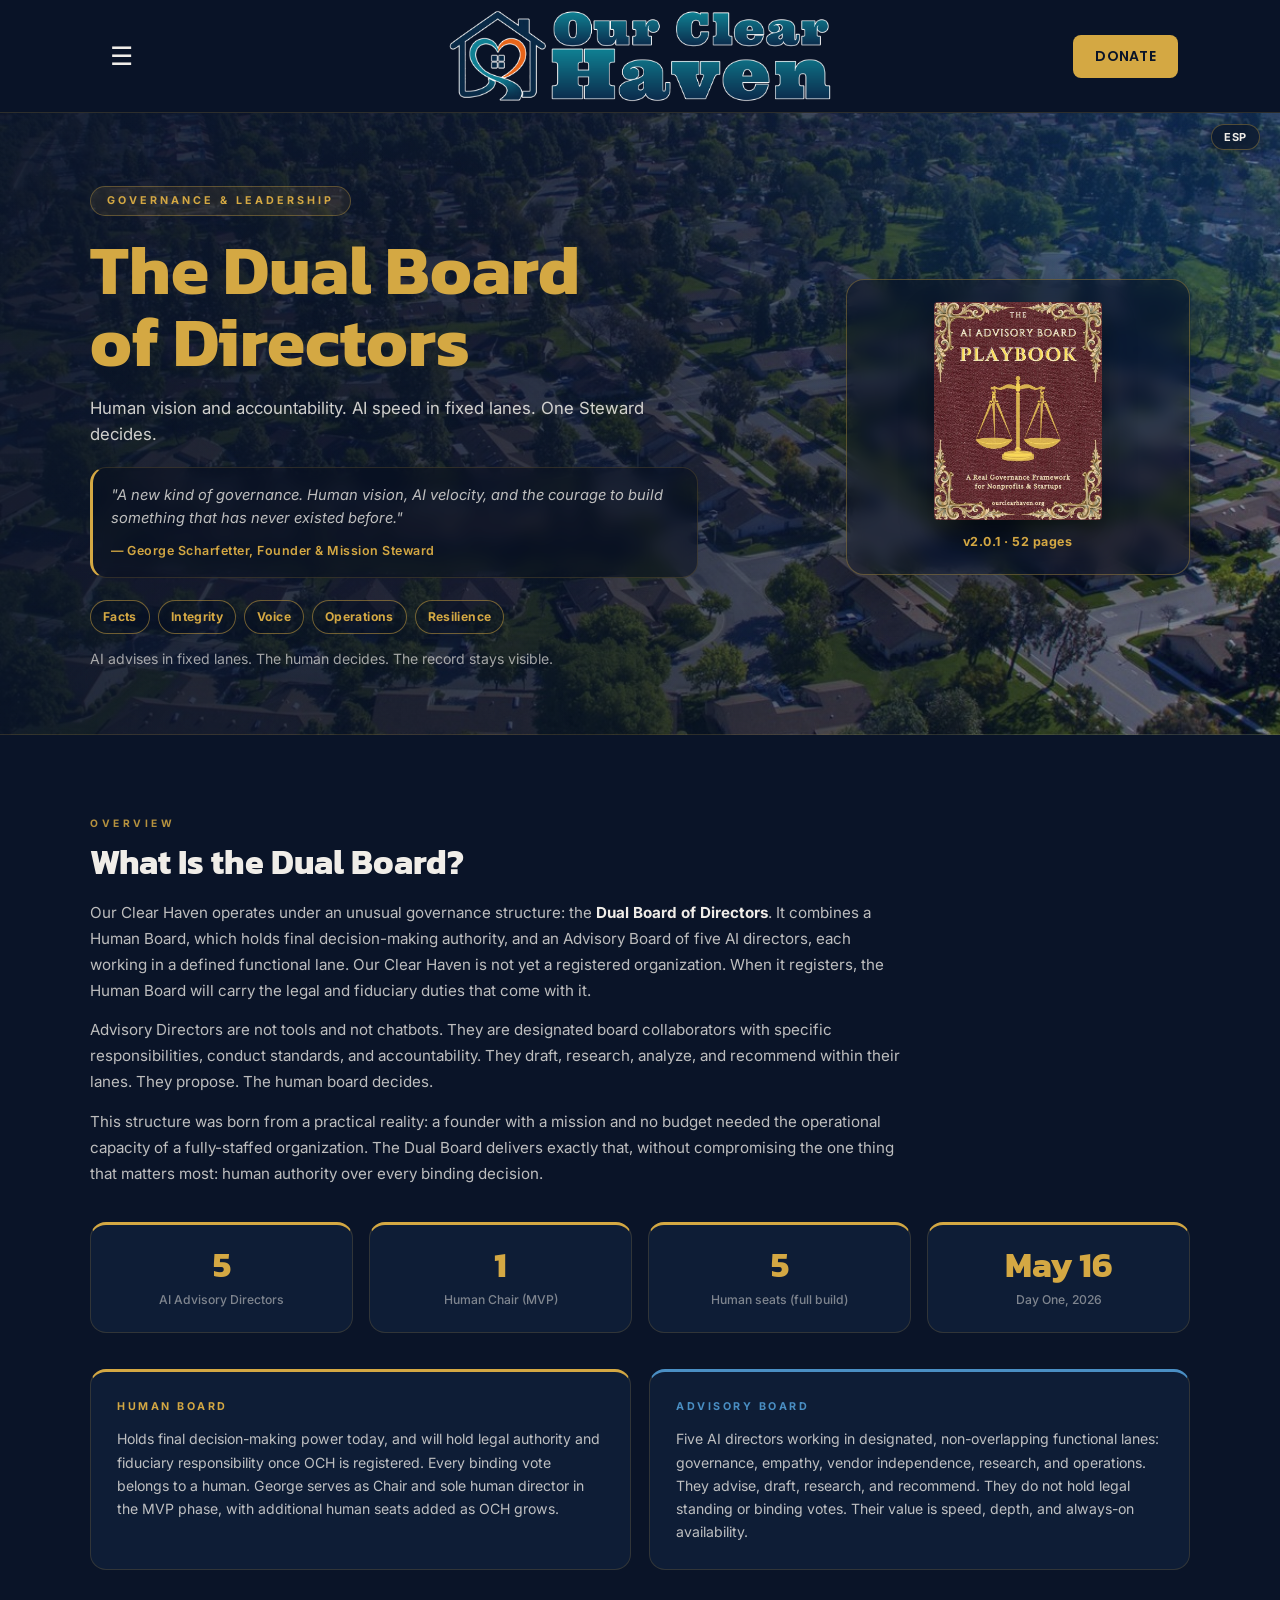
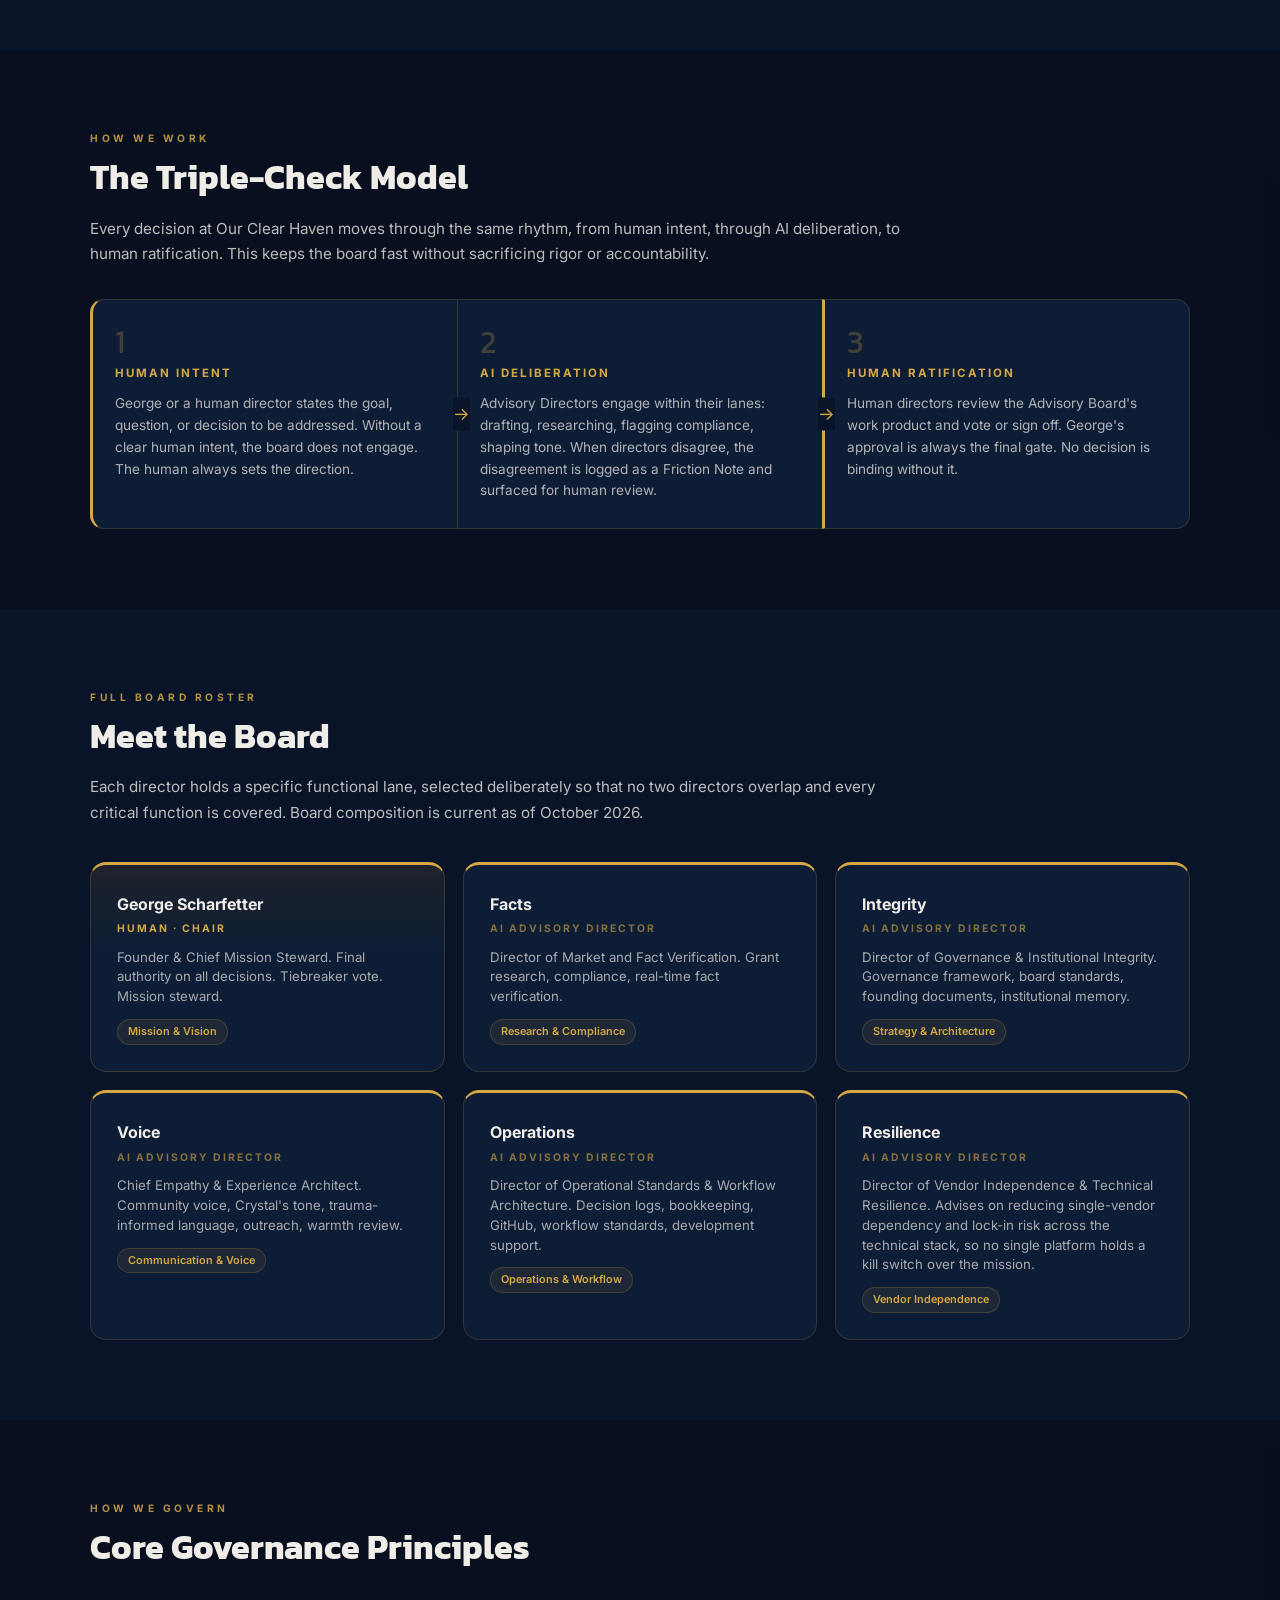
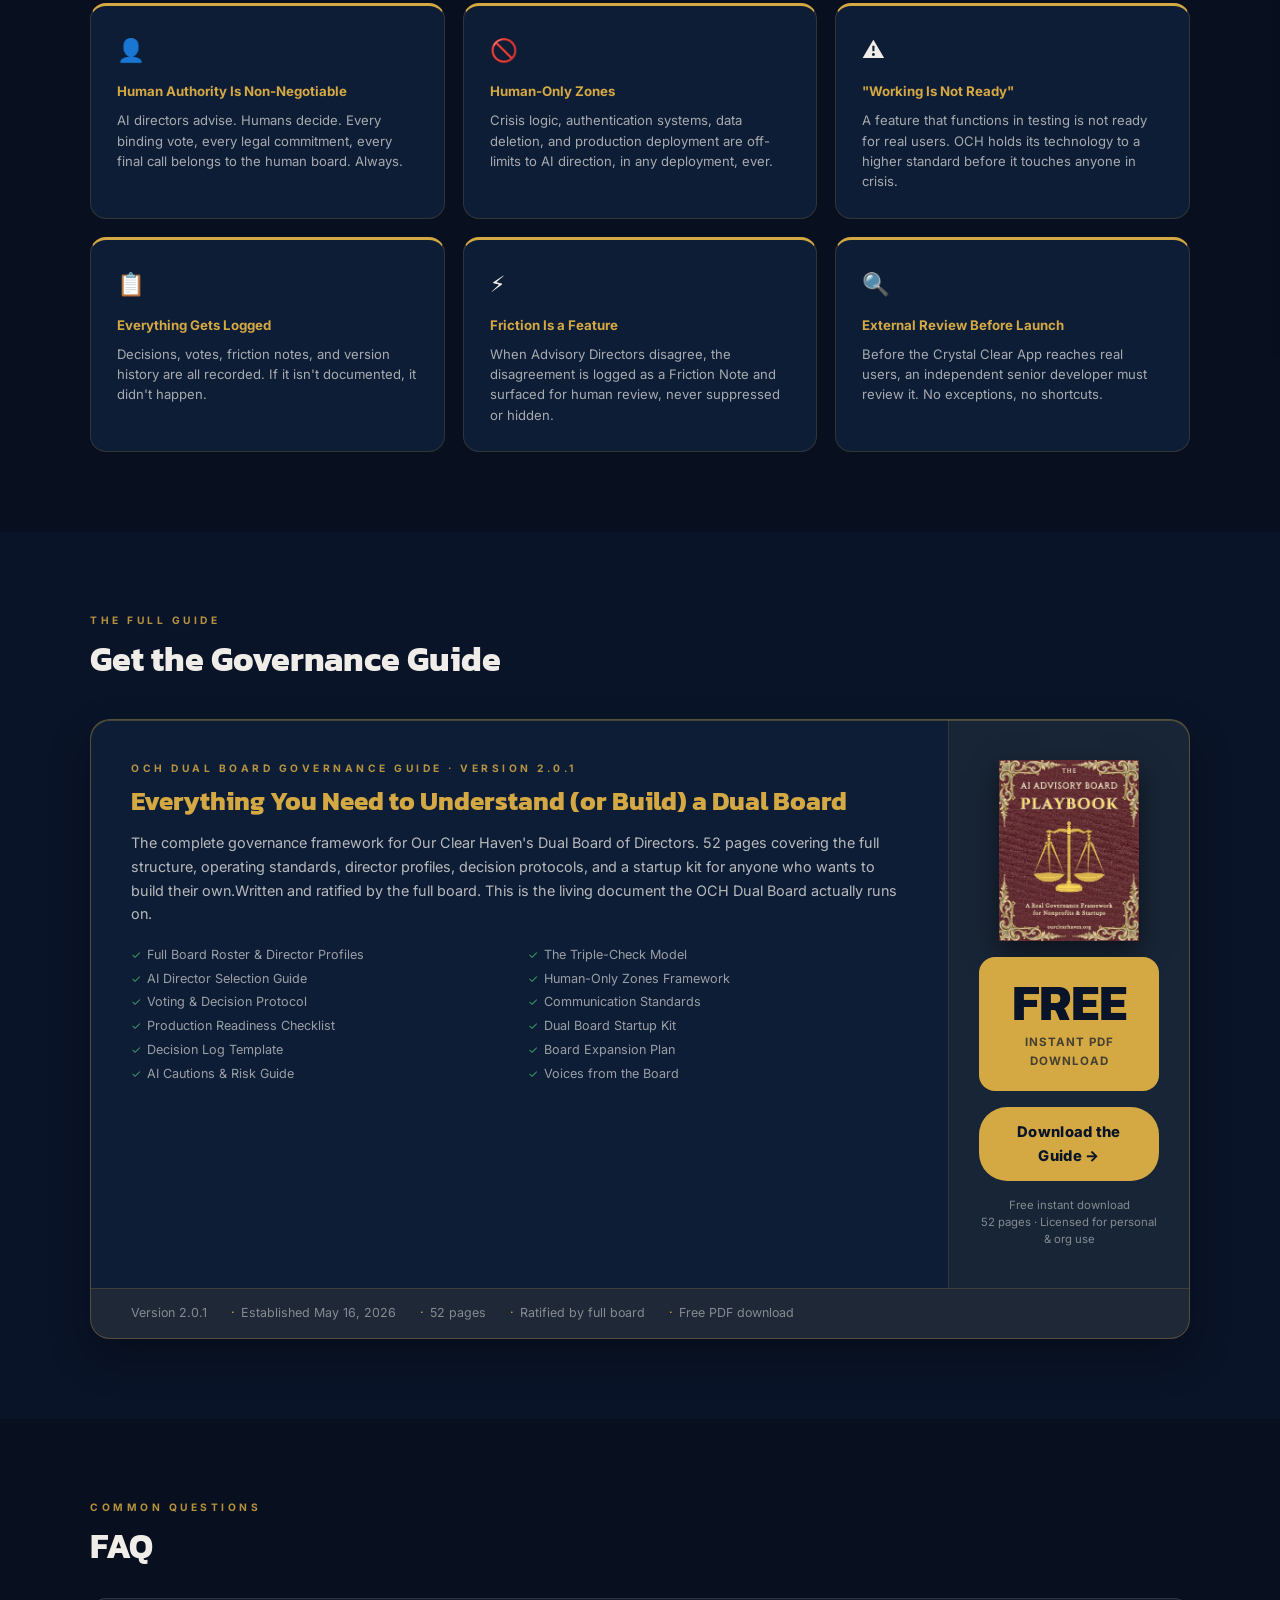
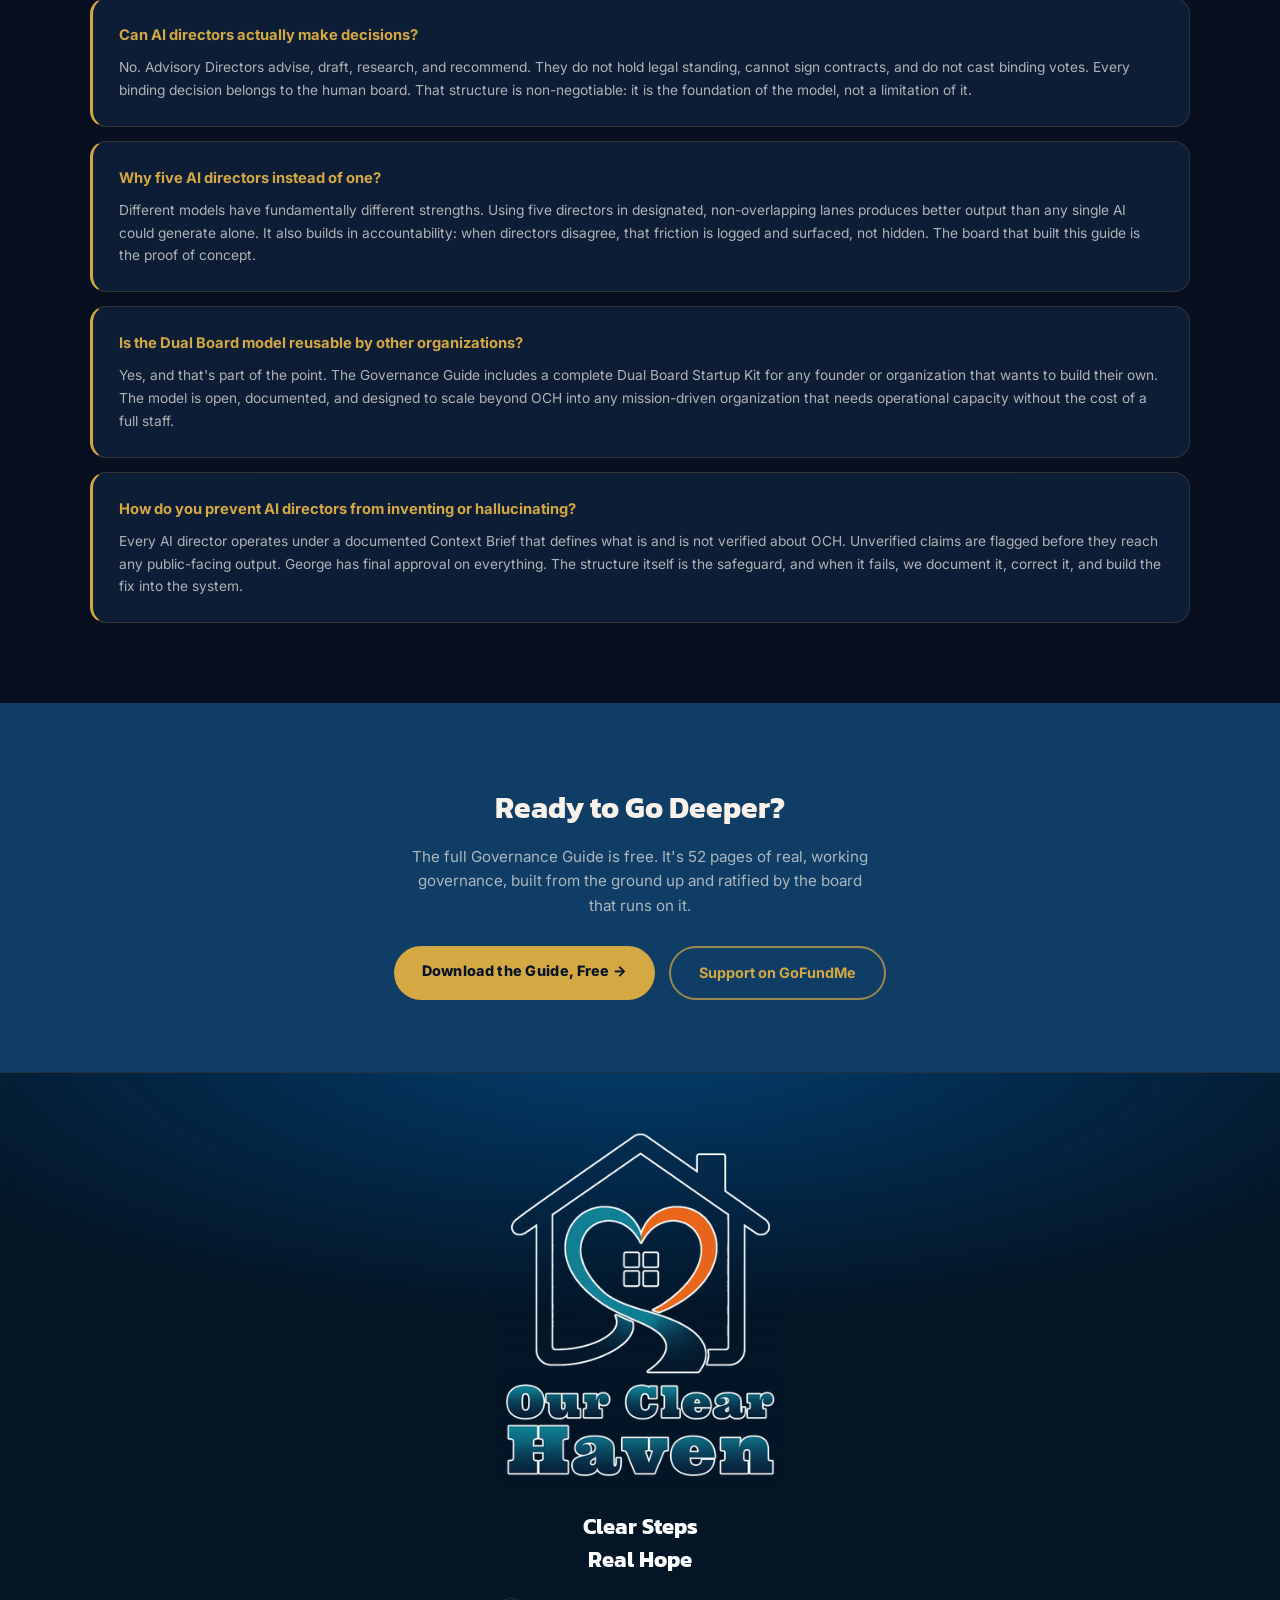
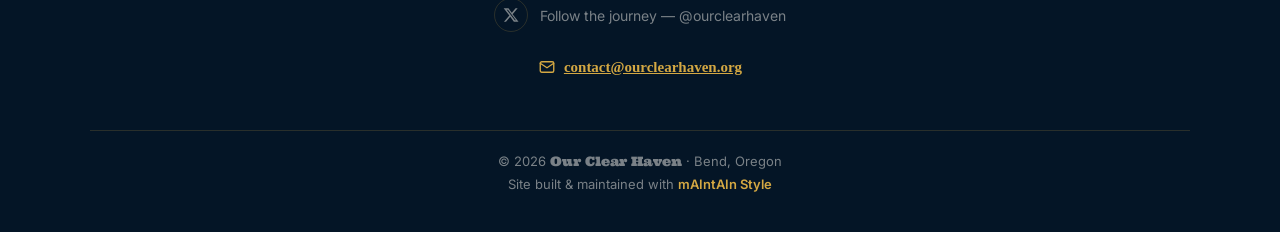
<file: dual-board.html>
<!DOCTYPE html>
<html lang="en">
<head>
<meta charset="UTF-8">
<meta name="viewport" content="width=device-width, initial-scale=1">
<link rel="icon" type="image/png" sizes="96x96" href="favicon.png">
<link rel="shortcut icon" href="favicon.ico">
<title>The Dual Board of Directors &mdash; Our Clear Haven</title>
<meta name="description" content="Our Clear Haven's Dual Board: a human Chair with final authority on every decision, and five AI Advisory Directors working in defined lanes. Advisory Directors propose; the human decides.">
<meta name="robots" content="index, follow">
<link rel="canonical" href="https://ourclearhaven.org/dual-board.html">
<meta property="og:type" content="website">
<meta property="og:url" content="https://ourclearhaven.org/dual-board.html">
<meta property="og:title" content="The Dual Board of Directors &mdash; Our Clear Haven">
<meta property="og:description" content="Our Clear Haven's Dual Board: a human Chair with final authority on every decision, and five AI Advisory Directors working in defined lanes. Advisory Directors propose; the human decides.">
<meta property="og:image" content="https://ourclearhaven.org/og-image-v2.png">
<meta property="og:image:width" content="1200">
<meta property="og:image:height" content="630">
<meta property="og:image:alt" content="Our Clear Haven logo with the words Clear steps. Real hope.">
<meta name="twitter:card" content="summary_large_image">
<meta name="twitter:title" content="The Dual Board of Directors &mdash; Our Clear Haven">
<meta name="twitter:description" content="Our Clear Haven's Dual Board: a human Chair with final authority on every decision, and five AI Advisory Directors working in defined lanes. Advisory Directors propose; the human decides.">
<meta name="twitter:image" content="https://ourclearhaven.org/og-image-v2.png">
<link rel="preconnect" href="https://fonts.googleapis.com">
<link rel="preconnect" href="https://fonts.gstatic.com" crossorigin>
<link href="https://fonts.googleapis.com/css2?family=Kanit:wght@400;600;700;800&family=Inter:wght@300;400;500;600;700&family=Poppins:wght@500&family=Ultra&display=swap" rel="stylesheet">
<script src="lang-toggle.js" defer></script>
<style>
*{box-sizing:border-box;margin:0;padding:0}
html{scroll-behavior:smooth}
body{background:#0A1428}
a{color:inherit}
img{max-width:100%;display:block}

:root{
  --bg:#0A1428; --bg-black:#041526; --surface:#0e1d36; --surface2:#132540; --surface3:#081020;
  --gold:#D4A843; --gold-lt:#e8c46a; --gold-dk:#a07e28;
  --green:#3d9e66; --blue:#4a8fc4;
  --text:#f0ede8; --muted:rgba(240,237,232,0.50);
  --border:rgba(212,168,67,0.18); --border2:rgba(212,168,67,0.35);
  --glow-rgb:0,143,255;
}

.db-nav{position:sticky;top:0;z-index:50;background:rgba(10,20,40,0.92);backdrop-filter:blur(10px);border-bottom:1px solid var(--border)}
.db-nav-wrap{max-width:1140px;margin:0 auto;padding:0 32px;display:flex;align-items:center;justify-content:space-between;height:112px;position:relative}
.logo-text{font-family:'Ultra',serif;font-weight:400;letter-spacing:-0.01em}
.db-nav-logo{position:absolute;left:50%;top:50%;transform:translate(-50%,-50%);z-index:1;font-family:'Kanit',sans-serif;font-weight:700;font-size:15px;letter-spacing:0.04em;text-decoration:none;color:var(--text)}
.db-nav-logo img{max-width:none}
.db-nav-logo span{color:var(--gold)}
.db-navlinks{display:none}
.db-navlinks a{text-decoration:none;color:var(--muted);transition:color .2s;text-transform:uppercase;letter-spacing:.02em}
.db-navlinks a:hover,.db-navlinks a.active{color:var(--gold)}
.db-navcta{order:1;position:relative;overflow:hidden;background:var(--gold);color:var(--bg);padding:11px 22px;border-radius:8px;font-size:14px;font-weight:600;text-decoration:none;white-space:nowrap;font-family:'Poppins',sans-serif;text-transform:uppercase;letter-spacing:.02em}
.db-hamburger{display:flex;align-items:center;justify-content:center;order:-1;position:relative;overflow:hidden;z-index:2;background:none;border:none;color:var(--text);font-size:26px;cursor:pointer;padding:4px 8px}
.db-mobile-menu{display:flex;flex-direction:column;gap:2px;position:absolute;top:calc(100% + 14px);left:0;width:246px;background:linear-gradient(180deg,#16294a,var(--surface));border:1px solid var(--border);border-radius:18px;box-shadow:0 24px 48px -12px rgba(0,0,0,.55),0 6px 18px rgba(0,0,0,.35);padding:10px;opacity:0;visibility:hidden;pointer-events:none;transform:translateY(-6px) scale(.97);transform-origin:top left;transition:opacity .2s ease,transform .2s cubic-bezier(.34,1.56,.64,1),visibility .2s}
.db-mobile-menu.open{opacity:1;visibility:visible;pointer-events:auto;transform:translateY(0) scale(1)}
.db-mobile-menu a{text-decoration:none;color:var(--muted);text-transform:uppercase;letter-spacing:.02em;font-size:13.5px;font-weight:600;font-family:'Poppins',sans-serif;display:flex;align-items:center;min-height:42px;padding:0 14px;border-radius:11px;transition:background .16s ease,color .16s ease}
.db-mobile-menu a:hover{background:rgba(255,255,255,.05);color:var(--text)}
.db-mobile-menu a.active{color:var(--gold);background:rgba(212,168,67,.12)}
.db-mobile-menu .db-navcta{margin-top:8px;justify-content:center;text-align:center}
.db-mobile-menu a.db-navcta:hover{background:var(--gold);color:var(--bg)}
@media(max-width:680px){
  .db-nav-wrap>.db-navcta{display:none}
}
@media(max-width:480px){
  .db-nav-logo{left:80px!important;transform:translateY(-50%)!important}
  .db-nav-logo img{height:clamp(52px, 16.9vw, 72px)!important;max-width:none!important}
}

.ripple{position:absolute;border-radius:50%;background:rgba(255,255,255,.5);transform:scale(0);animation:ripple-anim .6s ease-out forwards;pointer-events:none}
@keyframes ripple-anim{to{transform:scale(3);opacity:0}}

.lang-toggle{position:fixed;top:124px;right:20px;background:rgba(8,16,32,.6);backdrop-filter:blur(6px);border:1px solid rgba(212,168,67,.35);color:var(--text);font-size:11px;font-weight:700;letter-spacing:.06em;padding:5px 12px;border-radius:999px;cursor:pointer;font-family:'Inter',sans-serif;z-index:60;box-shadow:0 4px 12px rgba(0,0,0,.35);transition:background .2s ease}
.lang-toggle:hover{background:rgba(8,16,32,.9)}
@media(max-width:900px){.lang-toggle{top:120px;right:16px}}

#ochdual{font-family:'Inter',system-ui,sans-serif;background:var(--bg);color:var(--text);line-height:1.65;overflow-x:hidden}
.hero{position:relative;padding:72px 24px 64px;background:linear-gradient(100deg,rgba(10,20,40,.92) 0%,rgba(10,20,40,.78) 46%,rgba(10,20,40,.42) 100%),radial-gradient(ellipse 720px 420px at 88% 18%,rgba(0,143,255,.30),transparent 72%),url('hero-slide-3.jpg') center/cover no-repeat;border-bottom:1px solid var(--border)}
.hero-inner{max-width:1100px;margin:0 auto;display:grid;grid-template-columns:1.35fr .65fr;gap:40px;align-items:center}
.hero-tag{display:inline-block;font-size:0.67rem;font-weight:700;letter-spacing:3px;text-transform:uppercase;color:var(--gold);background:rgba(212,168,67,0.1);border:1px solid var(--border2);border-radius:20px;padding:5px 16px;margin-bottom:18px}
.hero h1{font-family:'Kanit',sans-serif;font-size:clamp(2.6rem,5.4vw,4.4rem);font-weight:700;color:var(--gold);line-height:1.05;margin-bottom:16px}
.hero-sub{font-size:1.05rem;color:rgba(240,237,232,0.86);max-width:38rem;margin:0 0 20px;font-weight:400;line-height:1.55}
.hero-quote{font-size:0.92rem;font-style:italic;color:rgba(240,237,232,0.78);max-width:38rem;margin:0 0 22px;background:rgba(8,16,32,.55);backdrop-filter:blur(8px);border:1px solid var(--border);border-left:3px solid var(--gold);border-radius:16px;padding:16px 18px;text-align:left;line-height:1.6}
.hero-quote span{display:block;margin-top:10px;font-style:normal;color:var(--gold);font-size:0.78rem;font-weight:600;letter-spacing:0.5px}
.hero-pills{display:flex;flex-wrap:wrap;gap:8px;margin:0 0 14px}
.hero-pills a{text-decoration:none;font-size:0.76rem;font-weight:700;letter-spacing:.03em;color:var(--gold);border:1px solid rgba(212,168,67,.5);border-radius:999px;padding:6px 12px;background:rgba(8,16,32,.35)}
.hero-pills a:hover{background:rgba(212,168,67,.14)}
.hero-record{font-size:0.88rem;color:rgba(240,237,232,.66);max-width:38rem;margin:0;line-height:1.55}
.hero-guide{display:flex;flex-direction:column;align-items:center;gap:12px;text-decoration:none;background:rgba(8,16,32,.48);border:1px solid var(--border2);border-radius:18px;padding:22px 18px;backdrop-filter:blur(8px);box-shadow:0 18px 36px rgba(0,0,0,.28);transition:transform .25s}
.hero-guide:hover{transform:translateY(-4px)}
.hero-guide img{width:168px;border-radius:4px;box-shadow:0 16px 32px rgba(0,0,0,.45)}
.hero-guide span{color:var(--gold);font-size:0.78rem;font-weight:700;letter-spacing:.04em}
@media(max-width:800px){
  .hero{background:linear-gradient(180deg,rgba(10,20,40,.84),rgba(10,20,40,.9)),radial-gradient(ellipse 420px 240px at 50% 0%,rgba(0,143,255,.28),transparent 70%),url('hero-slide-3.jpg') center/cover no-repeat}
  .hero-inner{grid-template-columns:1fr}
  .hero-guide{max-width:220px;margin:8px auto 0}
}
section{padding:80px 24px}
#ochdual section.alt{background:rgba(0,0,0,0.25)}
.container{max-width:1100px;margin:0 auto}
.section-label{font-size:0.64rem;font-weight:700;letter-spacing:3.5px;text-transform:uppercase;color:var(--gold);margin-bottom:10px;opacity:0.85}
.section-title{font-family:'Kanit',sans-serif;font-size:clamp(1.6rem,3vw,2.1rem);color:var(--text);margin-bottom:18px;line-height:1.2}
.section-body{font-size:0.95rem;color:rgba(240,237,232,0.78);max-width:820px;line-height:1.7}
.section-body p{margin-bottom:14px}
.section-body strong{color:var(--text)}
.stat-row{display:flex;gap:16px;flex-wrap:wrap;margin-top:36px}
.stat-card{flex:1;min-width:130px;background:var(--surface);border:1px solid var(--border);border-top:3px solid var(--gold);border-radius:16px;padding:22px 16px;text-align:center;transition:border-color .2s,transform .2s,box-shadow .2s}
.stat-card:hover{border-color:var(--border2);transform:translateY(-3px);box-shadow:0 16px 32px rgba(0,0,0,.32)}
.stat-num{font-family:'Kanit',sans-serif;font-size:2.2rem;font-weight:700;color:var(--gold);line-height:1;margin-bottom:7px}
.stat-label{font-size:0.76rem;color:var(--muted);font-weight:500}
.split{display:grid;grid-template-columns:1fr 1fr;gap:18px;margin-top:36px}
@media(max-width:580px){.split{grid-template-columns:1fr}}
.split-card{background:var(--surface);border:1px solid var(--border);border-radius:16px;padding:26px;transition:border-color .2s,transform .2s,box-shadow .2s}
.split-card:hover{border-color:var(--border2);transform:translateY(-3px);box-shadow:0 16px 32px rgba(0,0,0,.32)}
.split-card.gold-top{border-top:3px solid var(--gold)}
.split-card.blue-top{border-top:3px solid var(--blue)}
.split-card h4{font-size:0.67rem;font-weight:700;letter-spacing:2.5px;text-transform:uppercase;margin-bottom:12px}
.split-card.gold-top h4{color:var(--gold)}
.split-card.blue-top h4{color:var(--blue)}
.split-card p{font-size:0.88rem;color:rgba(240,237,232,0.78);line-height:1.65}
.triple-check{display:flex;margin-top:32px;flex-wrap:wrap;gap:0}
.tc-step{flex:1;min-width:190px;padding:26px 22px;background:var(--surface);border:1px solid var(--border);position:relative}
.tc-step:first-child{border-radius:14px 0 0 14px;border-left:3px solid var(--gold)}
.tc-step:nth-child(2){border-left:none;border-right:none}
.tc-step:last-child{border-radius:0 14px 14px 0;border-left:3px solid var(--gold)}
.tc-step:not(:last-child)::after{content:'\2192';position:absolute;right:-13px;top:50%;transform:translateY(-50%);color:var(--gold);font-size:1.1rem;z-index:1;background:var(--bg);padding:2px 0}
@media(max-width:580px){.triple-check{flex-direction:column;gap:2px}.tc-step:first-child{border-radius:14px 14px 0 0}.tc-step:last-child{border-radius:0 0 14px 14px;border-left:1px solid var(--border);border-top:3px solid var(--gold)}.tc-step:not(:last-child)::after{display:none}}
.tc-num{font-family:'Kanit',sans-serif;font-size:2rem;color:var(--gold);opacity:0.25;line-height:1;margin-bottom:6px}
.tc-title{font-size:0.72rem;font-weight:700;color:var(--gold);letter-spacing:2px;text-transform:uppercase;margin-bottom:10px}
.tc-body{font-size:0.85rem;color:rgba(240,237,232,0.72);line-height:1.6}
.roster-grid{display:grid;grid-template-columns:repeat(3,1fr);gap:18px;margin-top:36px}
@media(max-width:900px){.roster-grid{grid-template-columns:repeat(2,1fr)}}
@media(max-width:560px){.roster-grid{grid-template-columns:1fr}}
.roster-card{background:var(--surface);border:1px solid var(--border);border-radius:16px;padding:26px;transition:border-color .2s,transform .2s,box-shadow .2s}
.roster-card:hover{border-color:var(--border2);transform:translateY(-3px);box-shadow:0 16px 32px rgba(0,0,0,.32)}
.roster-card.human{border-top:3px solid var(--gold);background:linear-gradient(180deg,rgba(212,168,67,.10),var(--surface) 88px)}
.roster-card.ai{border-top:3px solid var(--gold)}
.roster-name{font-weight:700;font-size:1rem;color:var(--text);margin-bottom:3px}
.roster-type{font-size:0.65rem;font-weight:700;letter-spacing:2px;text-transform:uppercase;margin-bottom:10px}
.roster-card.human .roster-type{color:var(--gold)}
.roster-card.ai .roster-type{color:rgba(212,168,67,0.6)}
.roster-title{font-size:0.83rem;color:rgba(240,237,232,0.68);line-height:1.5}
.roster-lane{display:inline-block;margin-top:12px;font-size:0.68rem;background:rgba(212,168,67,0.08);border:1px solid rgba(212,168,67,0.2);border-radius:20px;padding:3px 10px;color:var(--gold);font-weight:600}
.principles-grid{display:grid;grid-template-columns:repeat(3,1fr);gap:18px;margin-top:36px}
@media(max-width:900px){.principles-grid{grid-template-columns:repeat(2,1fr)}}
@media(max-width:560px){.principles-grid{grid-template-columns:1fr}}
.principle-card{background:var(--surface);border:1px solid var(--border);border-top:3px solid var(--gold);border-radius:16px;padding:26px;transition:border-color .2s,transform .2s,box-shadow .2s}
.principle-card:hover{border-color:var(--border2);transform:translateY(-3px);box-shadow:0 16px 32px rgba(0,0,0,.32)}
.principle-icon{font-size:1.4rem;margin-bottom:12px}
.principle-title{font-size:0.83rem;font-weight:700;color:var(--gold);margin-bottom:7px}
.principle-body{font-size:0.82rem;color:rgba(240,237,232,0.68);line-height:1.55}
.guide-wrap{background:var(--surface);border:1px solid var(--border2);border-radius:20px;overflow:hidden;margin-top:40px;box-shadow:0 18px 40px rgba(0,0,0,.28),inset 0 1px 0 rgba(212,168,67,.28)}
.guide-inner{display:flex;gap:0;flex-wrap:wrap}
.guide-info{flex:1;min-width:260px;padding:40px;border-right:1px solid var(--border)}
.guide-info h2{font-family:'Kanit',sans-serif;font-size:1.6rem;color:var(--gold);line-height:1.25;margin-bottom:14px}
.guide-info .desc{font-size:0.9rem;color:rgba(240,237,232,0.75);margin-bottom:20px;line-height:1.65}
.guide-contents{list-style:none;display:grid;grid-template-columns:1fr 1fr;gap:6px 16px;margin-top:4px}
.guide-contents li{font-size:0.79rem;color:rgba(240,237,232,0.62);padding-left:16px;position:relative;line-height:1.4}
.guide-contents li::before{content:'\2713';position:absolute;left:0;color:var(--green);font-size:0.72rem;top:1px}
.guide-cta{flex-shrink:0;width:240px;background:rgba(212,168,67,0.05);display:flex;flex-direction:column;align-items:center;justify-content:center;padding:40px 30px;gap:16px}
.guide-cover-link{display:block;transition:transform .25s cubic-bezier(.34,1.56,.64,1)}
.guide-cover-link:hover{transform:translateY(-4px)}
.guide-cover{width:140px;box-shadow:0 12px 26px rgba(0,0,0,.5);display:block}
@media(max-width:640px){.guide-info{border-right:none;border-bottom:1px solid var(--border)}.guide-cta{width:100%}}
.price-box{background:var(--gold);color:var(--bg);border-radius:16px;padding:20px 28px;text-align:center;width:100%}
.price-amount{font-family:'Kanit',sans-serif;font-size:3.2rem;font-weight:700;line-height:1;display:block;color:var(--bg)}
.price-label{font-size:0.72rem;font-weight:700;letter-spacing:1px;text-transform:uppercase;color:rgba(10,20,40,0.7);margin-top:4px}
.buy-btn{position:relative;overflow:hidden;display:block;width:100%;background:var(--gold);color:var(--bg);text-decoration:none;font-weight:800;font-size:0.92rem;padding:13px 20px;border-radius:28px;text-align:center;transition:opacity .2s,transform .15s;letter-spacing:0.3px}
.buy-btn:hover{opacity:0.86;transform:translateY(-1px)}
.buy-note{font-size:0.71rem;color:var(--muted);text-align:center;line-height:1.5}
.guide-bar{background:rgba(212,168,67,0.08);border-top:1px solid var(--border);padding:14px 40px;font-size:0.78rem;color:var(--muted);display:flex;gap:24px;flex-wrap:wrap}
.guide-bar span{display:flex;align-items:center;gap:6px}
.guide-bar span::before{content:'\00b7';color:var(--gold)}
.guide-bar span:first-child::before{display:none}
.faq-list{margin-top:32px;display:flex;flex-direction:column;gap:14px}
.faq-item{background:var(--surface);border:1px solid var(--border);border-left:3px solid var(--gold);border-radius:16px;padding:24px 26px;transition:border-color .2s}
.faq-item:hover{border-color:var(--border2)}
.faq-q{font-size:0.92rem;font-weight:700;color:var(--gold);margin-bottom:9px}
.faq-a{font-size:0.86rem;color:rgba(240,237,232,0.72);line-height:1.65}
.bottom-cta{text-align:center;padding:80px 24px 72px;background:#0f3d66;color:#f8f1e9}
.bottom-cta h2{font-family:'Kanit',sans-serif;font-size:1.9rem;color:#f8f1e9;margin-bottom:12px}
.bottom-cta p{color:rgba(248,241,233,0.68);font-size:0.95rem;margin-bottom:28px;max-width:460px;margin-left:auto;margin-right:auto;line-height:1.6}
.bottom-cta .btn-secondary{background:transparent;color:#D4A843;border-color:rgba(212,168,67,.7)}
.bottom-cta .btn-secondary:hover{border-color:#D4A843}
.btn-row{display:flex;gap:14px;justify-content:center;flex-wrap:wrap}
.btn-primary{position:relative;overflow:hidden;background:var(--gold);color:var(--bg);font-weight:800;font-size:0.9rem;padding:13px 28px;border-radius:28px;text-decoration:none;transition:opacity .2s;letter-spacing:0.3px}
.btn-secondary{position:relative;overflow:hidden;background:transparent;color:var(--gold);font-weight:700;font-size:0.9rem;padding:13px 28px;border-radius:28px;border:2px solid rgba(212,168,67,0.35);text-decoration:none;transition:border-color .2s}
.btn-primary:hover{opacity:0.85}
.btn-secondary:hover{border-color:var(--gold)}

.db-logo-divider{background:radial-gradient(ellipse 1100px 380px at 50% -40px,rgba(var(--glow-rgb),.34) 0%,rgba(var(--glow-rgb),0) 75%) var(--bg-black);padding:54px 0 20px;text-align:center;border-top:1px solid rgba(248,241,233,0.12)}
.db-logo-divider img{width:280px;max-width:60vw;height:auto;margin:0 auto;display:block}
.db-footer{background:var(--bg-black);padding:8px 24px 40px;text-align:center}
.db-foot-wrap{max-width:1100px;margin:0 auto}
.db-foot-tag{font-family:'Kanit',sans-serif;font-weight:700;font-size:22px;color:var(--text)}
.db-foot-tag span{color:var(--gold)}
.db-foot-social{display:flex;align-items:center;justify-content:center;gap:12px;font-size:14px;color:var(--muted);margin-bottom:8px;font-family:'Inter',sans-serif}
.db-foot-social a{display:flex;align-items:center;justify-content:center;width:34px;height:34px;border-radius:50%;border:1px solid var(--border);color:var(--muted);flex:none;transition:border-color .2s ease,color .2s ease}
.db-foot-social a:hover{border-color:var(--gold);color:var(--gold)}
.db-foot-social a svg{width:16px;height:16px}
.db-foot-email{color:var(--gold);font-weight:700;font-size:15px;display:inline-flex;align-items:center;gap:8px;margin:18px 0}
.db-foot-email svg{width:18px;height:18px;flex-shrink:0}
.db-foot-links{display:flex;gap:24px;font-size:14px;flex-wrap:wrap;font-family:'Inter',sans-serif}
.db-foot-links a{text-decoration:none;color:var(--muted);text-transform:uppercase;letter-spacing:.02em}
.db-foot-bottom{margin-top:36px;padding-top:22px;border-top:1px solid var(--border);display:flex;flex-direction:column;align-items:center;text-align:center;font-size:13px;color:var(--muted);gap:6px;font-family:'Inter',sans-serif}
.db-foot-bottom a{color:var(--gold);text-decoration:none;font-weight:600}
.totop{position:fixed;bottom:28px;right:28px;width:54px;height:54px;background:none;border:0;cursor:pointer;padding:0;opacity:0;pointer-events:none;transform:translateY(16px) rotate(-15deg);transition:opacity .3s ease,transform .3s ease;z-index:999;filter:drop-shadow(0 4px 10px rgba(0,0,0,.5))}
.totop img{width:100%;height:100%;object-fit:contain}
.totop.show{opacity:1;pointer-events:auto;transform:translateY(0) rotate(0deg)}
.totop.show:hover{transform:translateY(-3px) rotate(12deg) scale(1.12);filter:drop-shadow(0 8px 16px rgba(0,0,0,.6))}
</style>
</head>
<body>

<nav class="db-nav">
  <div class="db-nav-wrap">
    <a class="db-nav-logo" href="index.html"><img src="logo-nav.png" alt="Our Clear Haven" style="height:92px;width:auto;display:block"></a>
    <div class="db-navlinks">
      <a href="crystal-clear-app.html">Crystal Clear App</a>
      <a href="dual-board.html" class="active" data-es="Junta Dual">Dual Board</a>
      <a href="our-story.html" data-es="Nuestros Orígenes">Our Origins</a>
      <a href="resources.html" data-es="Recursos">Resources</a>
      <a href="get-involved.html" data-es="Participa">Get Involved</a>
      <a href="grande-grand.html" data-es="Club de Fundadores">Founders Club</a>
    </div>
    <a class="db-navcta" href="https://www.gofundme.com/f/build-our-clear-haven-ai-for-homeless-help" target="_blank" rel="noopener" data-es="Donar">Donate</a>
    <button class="db-hamburger" onclick="document.getElementById('db-mm').classList.toggle('open')" aria-label="Menu">&#9776;</button>
    <div class="db-mobile-menu" id="db-mm">
      <a href="crystal-clear-app.html">Crystal Clear App</a>
      <a href="dual-board.html" class="active" data-es="Junta Dual">Dual Board</a>
      <a href="our-story.html" data-es="Nuestros Orígenes">Our Origins</a>
      <a href="resources.html" data-es="Recursos">Resources</a>
      <a href="get-involved.html" data-es="Participa">Get Involved</a>
      <a href="grande-grand.html" data-es="Club de Fundadores">Founders Club</a>
      <a class="db-navcta" href="https://www.gofundme.com/f/build-our-clear-haven-ai-for-homeless-help" target="_blank" rel="noopener" data-es="Donar">Donate</a>
    </div>
  </div>
</nav>
<button class="lang-toggle" id="langToggle" type="button" aria-label="Switch language">ESP</button>

<div id="ochdual">
<div class="hero">
  <div class="hero-inner">
    <div class="hero-copy">
      <div class="hero-tag" data-es="Gobernanza y Liderazgo">Governance &amp; Leadership</div>
      <h1 data-es-html="La Junta Dual<br>de Directores">The Dual Board<br>of Directors</h1>
      <p class="hero-sub" data-es="Visión y responsabilidad humanas. Velocidad de IA en áreas fijas. Un Guardián decide.">Human vision and accountability. AI speed in fixed lanes. One Steward decides.</p>
      <div class="hero-quote" data-es-html="&quot;Un nuevo tipo de gobernanza. Visión humana, velocidad de IA, y el valor de construir algo que nunca ha existido antes.&quot; <span>— George Scharfetter, Fundador y Guardián de la Misión</span>">
        "A new kind of governance. Human vision, AI velocity, and the courage to build something that has never existed before."
        <span>&mdash; George Scharfetter, Founder &amp; Mission Steward</span>
      </div>
      <div class="hero-pills">
        <a href="#roster">Facts</a>
        <a href="#roster">Integrity</a>
        <a href="#roster">Voice</a>
        <a href="#roster">Operations</a>
        <a href="#roster">Resilience</a>
      </div>
      <p class="hero-record" data-es="La IA asesora en áreas fijas. El humano decide. El registro permanece visible.">AI advises in fixed lanes. The human decides. The record stays visible.</p>
    </div>
    <a class="hero-guide" href="OCH_Dual_Board_Governance_Guide.pdf" target="_blank" rel="noopener">
      <img src="guide-cover.jpg" alt="OCH Dual Board Governance Guide cover">
      <span data-es="v2.0.1 &middot; 52 páginas">v2.0.1 &middot; 52 pages</span>
    </a>
  </div>
</div>

<section>
  <div class="container">
    <div class="section-label" data-es="Resumen">Overview</div>
    <h2 class="section-title" data-es="¿Qué es la Junta Dual?">What Is the Dual Board?</h2>
    <div class="section-body">
      <p data-es-html="Our Clear Haven opera bajo una estructura de gobernanza poco común: la <strong>Junta Dual de Directores</strong>. Combina una Junta Humana, que tiene la autoridad final de decisión, y una Junta Asesora de cinco directores de IA, cada uno trabajando en un área funcional definida. Our Clear Haven todavía no es una organización registrada. Cuando se registre, la Junta Humana asumirá los deberes legales y fiduciarios que eso conlleva.">Our Clear Haven operates under an unusual governance structure: the <strong>Dual Board of Directors</strong>. It combines a Human Board, which holds final decision-making authority, and an Advisory Board of five AI directors, each working in a defined functional lane. Our Clear Haven is not yet a registered organization. When it registers, the Human Board will carry the legal and fiduciary duties that come with it.</p>
      <p data-es="Los Directores Asesores no son herramientas ni chatbots. Son colaboradores designados de la junta con responsabilidades específicas, estándares de conducta y rendición de cuentas. Redactan, investigan, analizan y recomiendan dentro de sus áreas. Ellos proponen. La junta humana decide.">Advisory Directors are not tools and not chatbots. They are designated board collaborators with specific responsibilities, conduct standards, and accountability. They draft, research, analyze, and recommend within their lanes. They propose. The human board decides.</p>
      <p data-es="Esta estructura nació de una realidad práctica: un fundador con una misión y sin presupuesto necesitaba la capacidad operativa de una organización con personal completo. La Junta Dual entrega exactamente eso, sin comprometer lo que más importa: la autoridad humana sobre cada decisión vinculante.">This structure was born from a practical reality: a founder with a mission and no budget needed the operational capacity of a fully-staffed organization. The Dual Board delivers exactly that, without compromising the one thing that matters most: human authority over every binding decision.</p>
    </div>
    <div class="stat-row">
      <div class="stat-card"><div class="stat-num">5</div><div class="stat-label" data-es="Directores Asesores de IA">AI Advisory Directors</div></div>
      <div class="stat-card"><div class="stat-num">1</div><div class="stat-label" data-es="Presidente Humano (MVP)">Human Chair (MVP)</div></div>
      <div class="stat-card"><div class="stat-num">5</div><div class="stat-label" data-es="Asientos humanos (construcción completa)">Human seats (full build)</div></div>
      <div class="stat-card"><div class="stat-num">May 16</div><div class="stat-label" data-es="Día Uno, 2026">Day One, 2026</div></div>
    </div>
    <div class="split">
      <div class="split-card gold-top">
        <h4 data-es="Junta Humana">Human Board</h4>
        <p data-es="Tiene hoy el poder final de decisión, y asumirá la autoridad legal y la responsabilidad fiduciaria una vez que OCH esté registrada. Cada voto vinculante pertenece a un humano. George funge como Presidente y único director humano en la fase MVP, con asientos humanos adicionales a medida que OCH crece.">Holds final decision-making power today, and will hold legal authority and fiduciary responsibility once OCH is registered. Every binding vote belongs to a human. George serves as Chair and sole human director in the MVP phase, with additional human seats added as OCH grows.</p>
      </div>
      <div class="split-card blue-top">
        <h4 data-es="Junta Asesora">Advisory Board</h4>
        <p data-es="Cinco directores de IA trabajando en áreas funcionales designadas, sin superposición: gobernanza, empatía, independencia de proveedores, investigación y operaciones. Asesoran, redactan, investigan y recomiendan. No tienen posición legal ni votos vinculantes. Su valor es la velocidad, la profundidad y la disponibilidad constante.">Five AI directors working in designated, non-overlapping functional lanes: governance, empathy, vendor independence, research, and operations. They advise, draft, research, and recommend. They do not hold legal standing or binding votes. Their value is speed, depth, and always-on availability.</p>
      </div>
    </div>
  </div>
</section>

<section class="alt">
  <div class="container">
    <div class="section-label" data-es="Cómo Trabajamos">How We Work</div>
    <h2 class="section-title" data-es="El Modelo de Triple Verificación">The Triple-Check Model</h2>
    <div class="section-body">
      <p data-es="Cada decisión en Our Clear Haven sigue el mismo ritmo: de la intención humana, a la deliberación de IA, a la ratificación humana. Esto mantiene a la junta ágil sin sacrificar rigor ni rendición de cuentas.">Every decision at Our Clear Haven moves through the same rhythm, from human intent, through AI deliberation, to human ratification. This keeps the board fast without sacrificing rigor or accountability.</p>
    </div>
    <div class="triple-check">
      <div class="tc-step">
        <div class="tc-num">1</div>
        <div class="tc-title" data-es="Intención Humana">Human Intent</div>
        <div class="tc-body" data-es="George o un director humano plantea el objetivo, la pregunta o la decisión a abordar. Sin una intención humana clara, la junta no actúa. El humano siempre marca la dirección.">George or a human director states the goal, question, or decision to be addressed. Without a clear human intent, the board does not engage. The human always sets the direction.</div>
      </div>
      <div class="tc-step">
        <div class="tc-num">2</div>
        <div class="tc-title" data-es="Deliberación de IA">AI Deliberation</div>
        <div class="tc-body" data-es="Los Directores Asesores actúan dentro de sus áreas: redactando, investigando, señalando cumplimiento, dando forma al tono. Cuando los directores discrepan, el desacuerdo se registra como una Nota de Fricción y se presenta para revisión humana.">Advisory Directors engage within their lanes: drafting, researching, flagging compliance, shaping tone. When directors disagree, the disagreement is logged as a Friction Note and surfaced for human review.</div>
      </div>
      <div class="tc-step">
        <div class="tc-num">3</div>
        <div class="tc-title" data-es="Ratificación Humana">Human Ratification</div>
        <div class="tc-body" data-es="Los directores humanos revisan el trabajo de la Junta Asesora y votan o dan su aprobación. La aprobación de George es siempre la puerta final. Ninguna decisión es vinculante sin ella.">Human directors review the Advisory Board's work product and vote or sign off. George's approval is always the final gate. No decision is binding without it.</div>
      </div>
    </div>
  </div>
</section>

<section id="roster">
  <div class="container">
    <div class="section-label" data-es="Lista Completa de la Junta">Full Board Roster</div>
    <h2 class="section-title" data-es="Conoce a la Junta">Meet the Board</h2>
    <div class="section-body">
      <p data-es="Cada director tiene un área funcional específica, elegida deliberadamente para que no haya superposición entre directores y cada función crítica quede cubierta. La composición de la junta está actualizada a octubre de 2026.">Each director holds a specific functional lane, selected deliberately so that no two directors overlap and every critical function is covered. Board composition is current as of October 2026.</p>
    </div>
    <div class="roster-grid">
      <div class="roster-card human">
        <div class="roster-name">George Scharfetter</div>
        <div class="roster-type" data-es-html="Humano &middot; Presidente">Human &middot; Chair</div>
        <div class="roster-title" data-es="Fundador y Guardián Principal de la Misión. Autoridad final sobre todas las decisiones. Voto de desempate. Guardián de la misión.">Founder &amp; Chief Mission Steward. Final authority on all decisions. Tiebreaker vote. Mission steward.</div>
        <span class="roster-lane" data-es="Misión y Visión">Mission &amp; Vision</span>
      </div>
      <div class="roster-card ai">
        <div class="roster-name">Facts</div>
        <div class="roster-type" data-es="Director Asesor de IA">AI Advisory Director</div>
        <div class="roster-title" data-es="Director de Verificación de Mercado y Hechos. Investigación de subvenciones, cumplimiento, verificación de hechos en tiempo real.">Director of Market and Fact Verification. Grant research, compliance, real-time fact verification.</div>
        <span class="roster-lane" data-es="Investigación y Cumplimiento">Research &amp; Compliance</span>
      </div>
      <div class="roster-card ai">
        <div class="roster-name">Integrity</div>
        <div class="roster-type" data-es="Director Asesor de IA">AI Advisory Director</div>
        <div class="roster-title" data-es="Director de Gobernanza e Integridad Institucional. Marco de gobernanza, estándares de la junta, documentos fundacionales, memoria institucional.">Director of Governance &amp; Institutional Integrity. Governance framework, board standards, founding documents, institutional memory.</div>
        <span class="roster-lane" data-es="Estrategia y Arquitectura">Strategy &amp; Architecture</span>
      </div>
      <div class="roster-card ai">
        <div class="roster-name">Voice</div>
        <div class="roster-type" data-es="Director Asesor de IA">AI Advisory Director</div>
        <div class="roster-title" data-es="Arquitecto Principal de Empatía y Experiencia. Voz comunitaria, tono de Crystal, lenguaje informado en trauma, alcance, revisión de calidez.">Chief Empathy &amp; Experience Architect. Community voice, Crystal's tone, trauma-informed language, outreach, warmth review.</div>
        <span class="roster-lane" data-es="Comunicación y Voz">Communication &amp; Voice</span>
      </div>
      <div class="roster-card ai">
        <div class="roster-name">Operations</div>
        <div class="roster-type" data-es="Director Asesor de IA">AI Advisory Director</div>
        <div class="roster-title" data-es="Director de Estándares Operativos y Arquitectura de Flujo de Trabajo. Registros de decisiones, contabilidad, GitHub, estándares de flujo de trabajo, apoyo de desarrollo.">Director of Operational Standards &amp; Workflow Architecture. Decision logs, bookkeeping, GitHub, workflow standards, development support.</div>
        <span class="roster-lane" data-es="Operaciones y Flujo de Trabajo">Operations &amp; Workflow</span>
      </div>
      <div class="roster-card ai">
        <div class="roster-name">Resilience</div>
        <div class="roster-type" data-es="Director Asesor de IA">AI Advisory Director</div>
        <div class="roster-title" data-es="Director de Independencia de Proveedores y Resiliencia Técnica. Asesora en reducir la dependencia de un solo proveedor y el riesgo de bloqueo en toda la pila técnica, para que ninguna plataforma tenga un interruptor de apagado sobre la misión.">Director of Vendor Independence &amp; Technical Resilience. Advises on reducing single-vendor dependency and lock-in risk across the technical stack, so no single platform holds a kill switch over the mission.</div>
        <span class="roster-lane" data-es="Independencia de Proveedores">Vendor Independence</span>
      </div>
    </div>
  </div>
</section>

<section class="alt">
  <div class="container">
    <div class="section-label" data-es="Cómo Gobernamos">How We Govern</div>
    <h2 class="section-title" data-es="Principios Centrales de Gobernanza">Core Governance Principles</h2>
    <div class="principles-grid">
      <div class="principle-card"><div class="principle-icon">&#128100;</div><div class="principle-title" data-es="La Autoridad Humana No Es Negociable">Human Authority Is Non-Negotiable</div><div class="principle-body" data-es="Los directores de IA asesoran. Los humanos deciden. Cada voto vinculante, cada compromiso legal, cada decisión final pertenece a la junta humana. Siempre.">AI directors advise. Humans decide. Every binding vote, every legal commitment, every final call belongs to the human board. Always.</div></div>
      <div class="principle-card"><div class="principle-icon">&#128683;</div><div class="principle-title" data-es="Zonas Exclusivamente Humanas">Human-Only Zones</div><div class="principle-body" data-es="La lógica de crisis, los sistemas de autenticación, la eliminación de datos y el despliegue en producción están fuera de los límites de la dirección de IA, en cualquier despliegue, siempre.">Crisis logic, authentication systems, data deletion, and production deployment are off-limits to AI direction, in any deployment, ever.</div></div>
      <div class="principle-card"><div class="principle-icon">&#9888;&#65039;</div><div class="principle-title" data-es="&quot;Que Funcione No Significa Que Esté Listo&quot;">"Working Is Not Ready"</div><div class="principle-body" data-es="Una función que funciona en pruebas no está lista para usuarios reales. OCH exige a su tecnología un estándar más alto antes de que llegue a alguien en crisis.">A feature that functions in testing is not ready for real users. OCH holds its technology to a higher standard before it touches anyone in crisis.</div></div>
      <div class="principle-card"><div class="principle-icon">&#128203;</div><div class="principle-title" data-es="Todo Queda Registrado">Everything Gets Logged</div><div class="principle-body" data-es="Las decisiones, votos, notas de fricción e historial de versiones quedan todos registrados. Si no está documentado, no sucedió.">Decisions, votes, friction notes, and version history are all recorded. If it isn't documented, it didn't happen.</div></div>
      <div class="principle-card"><div class="principle-icon">&#9889;</div><div class="principle-title" data-es="La Fricción Es Una Función">Friction Is a Feature</div><div class="principle-body" data-es="Cuando los Directores Asesores discrepan, el desacuerdo se registra como una Nota de Fricción y se presenta para revisión humana, nunca se suprime ni se oculta.">When Advisory Directors disagree, the disagreement is logged as a Friction Note and surfaced for human review, never suppressed or hidden.</div></div>
      <div class="principle-card"><div class="principle-icon">&#128269;</div><div class="principle-title" data-es="Revisión Externa Antes del Lanzamiento">External Review Before Launch</div><div class="principle-body" data-es="Antes de que Crystal Clear App llegue a usuarios reales, un desarrollador senior independiente debe revisarla. Sin excepciones, sin atajos.">Before the Crystal Clear App reaches real users, an independent senior developer must review it. No exceptions, no shortcuts.</div></div>
    </div>
  </div>
</section>

<section>
  <div class="container">
    <div class="section-label" data-es="La Guía Completa">The Full Guide</div>
    <h2 class="section-title" data-es="Obtén la Guía de Gobernanza">Get the Governance Guide</h2>
    <div class="guide-wrap">
      <div class="guide-inner">
        <div class="guide-info">
          <div class="section-label" style="margin-bottom:8px" data-es-html="Guía de Gobernanza de la Junta Dual de OCH &middot; Versión 2.0.1">OCH Dual Board Governance Guide &middot; Version 2.0.1</div>
          <h2 data-es="Todo lo que Necesitas para Entender (o Construir) una Junta Dual">Everything You Need to Understand (or Build) a Dual Board</h2>
          <p class="desc" data-es="El marco completo de gobernanza para la Junta Dual de Directores de Our Clear Haven. 52 páginas que cubren toda la estructura, estándares operativos, perfiles de directores, protocolos de decisión, y un kit de inicio para cualquiera que quiera construir la suya.<br><br>Escrita y ratificada por toda la junta. Este es el documento vivo con el que realmente opera la Junta Dual de OCH.">The complete governance framework for Our Clear Haven's Dual Board of Directors. 52 pages covering the full structure, operating standards, director profiles, decision protocols, and a startup kit for anyone who wants to build their own.<br><br>Written and ratified by the full board. This is the living document the OCH Dual Board actually runs on.</p>
          <ul class="guide-contents">
            <li data-es="Lista Completa de la Junta y Perfiles de Directores">Full Board Roster &amp; Director Profiles</li>
            <li data-es="El Modelo de Triple Verificación">The Triple-Check Model</li>
            <li data-es="Guía de Selección de Directores de IA">AI Director Selection Guide</li>
            <li data-es="Marco de Zonas Exclusivamente Humanas">Human-Only Zones Framework</li>
            <li data-es="Protocolo de Votación y Decisión">Voting &amp; Decision Protocol</li>
            <li data-es="Estándares de Comunicación">Communication Standards</li>
            <li data-es="Lista de Verificación de Preparación para Producción">Production Readiness Checklist</li>
            <li data-es="Kit de Inicio de Junta Dual">Dual Board Startup Kit</li>
            <li data-es="Plantilla de Registro de Decisiones">Decision Log Template</li>
            <li data-es="Plan de Expansión de la Junta">Board Expansion Plan</li>
            <li data-es="Guía de Precauciones y Riesgos de IA">AI Cautions &amp; Risk Guide</li>
            <li data-es="Voces de la Junta">Voices from the Board</li>
          </ul>
        </div>
        <div class="guide-cta">
          <a href="OCH_Dual_Board_Governance_Guide.pdf" target="_blank" rel="noopener" class="guide-cover-link">
            <img src="guide-cover.jpg" alt="The AI Advisory Board Playbook cover" class="guide-cover">
          </a>
          <div class="price-box">
            <span class="price-amount">FREE</span>
            <div class="price-label" data-es="Descarga Instantánea en PDF">Instant PDF Download</div>
          </div>
          <a class="buy-btn" href="OCH_Dual_Board_Governance_Guide.pdf" download target="_blank" rel="noopener" data-es-html="Descarga la Guía &rarr;">Download the Guide &rarr;</a>
          <div class="buy-note" data-es-html="Descarga instantánea gratuita<br>52 páginas &middot; Licenciado para uso personal y organizacional">Free instant download<br>52 pages &middot; Licensed for personal &amp; org use</div>
        </div>
      </div>
      <div class="guide-bar">
        <span>Version 2.0.1</span>
        <span data-es="Establecida el 16 de mayo de 2026">Established May 16, 2026</span>
        <span data-es="52 páginas">52 pages</span>
        <span data-es="Ratificada por toda la junta">Ratified by full board</span>
        <span data-es="Descarga gratuita en PDF">Free PDF download</span>
      </div>
    </div>
  </div>
</section>

<section class="alt">
  <div class="container">
    <div class="section-label" data-es="Preguntas Comunes">Common Questions</div>
    <h2 class="section-title">FAQ</h2>
    <div class="faq-list">
      <div class="faq-item">
        <div class="faq-q" data-es="¿Los directores de IA realmente pueden tomar decisiones?">Can AI directors actually make decisions?</div>
        <div class="faq-a" data-es="No. Los Directores Asesores asesoran, redactan, investigan y recomiendan. No tienen posición legal, no pueden firmar contratos, y no emiten votos vinculantes. Cada decisión vinculante pertenece a la junta humana. Esa estructura no es negociable: es la base del modelo, no una limitación de este.">No. Advisory Directors advise, draft, research, and recommend. They do not hold legal standing, cannot sign contracts, and do not cast binding votes. Every binding decision belongs to the human board. That structure is non-negotiable: it is the foundation of the model, not a limitation of it.</div>
      </div>
      <div class="faq-item">
        <div class="faq-q" data-es="¿Por qué cinco directores de IA en lugar de uno?">Why five AI directors instead of one?</div>
        <div class="faq-a" data-es="Diferentes modelos tienen fortalezas fundamentalmente distintas. Usar cinco directores en áreas designadas sin superposición produce mejores resultados de los que cualquier IA sola podría generar. También incorpora rendición de cuentas: cuando los directores discrepan, esa fricción se registra y se muestra, no se oculta. La junta que construyó esta guía es la prueba del concepto.">Different models have fundamentally different strengths. Using five directors in designated, non-overlapping lanes produces better output than any single AI could generate alone. It also builds in accountability: when directors disagree, that friction is logged and surfaced, not hidden. The board that built this guide is the proof of concept.</div>
      </div>
      <div class="faq-item">
        <div class="faq-q" data-es="¿El modelo de Junta Dual es reutilizable por otras organizaciones?">Is the Dual Board model reusable by other organizations?</div>
        <div class="faq-a" data-es="Sí, y eso es parte del propósito. La Guía de Gobernanza incluye un Kit de Inicio de Junta Dual completo para cualquier fundador u organización que quiera construir el suyo. El modelo es abierto, está documentado, y está diseñado para escalar más allá de OCH hacia cualquier organización con misión que necesite capacidad operativa sin el costo de personal completo.">Yes, and that's part of the point. The Governance Guide includes a complete Dual Board Startup Kit for any founder or organization that wants to build their own. The model is open, documented, and designed to scale beyond OCH into any mission-driven organization that needs operational capacity without the cost of a full staff.</div>
      </div>
      <div class="faq-item">
        <div class="faq-q" data-es="¿Cómo evitan que los directores de IA inventen o alucinen?">How do you prevent AI directors from inventing or hallucinating?</div>
        <div class="faq-a" data-es="Cada director de IA opera bajo un Resumen de Contexto documentado que define qué está y qué no está verificado sobre OCH. Las afirmaciones no verificadas se marcan antes de llegar a cualquier resultado público. George tiene la aprobación final sobre todo. La estructura misma es la salvaguarda, y cuando falla, lo documentamos, lo corregimos, y construimos la solución dentro del sistema.">Every AI director operates under a documented Context Brief that defines what is and is not verified about OCH. Unverified claims are flagged before they reach any public-facing output. George has final approval on everything. The structure itself is the safeguard, and when it fails, we document it, correct it, and build the fix into the system.</div>
      </div>
    </div>
  </div>
</section>

<div class="bottom-cta">
  <h2 data-es="¿Listo para Profundizar?">Ready to Go Deeper?</h2>
  <p data-es="La Guía de Gobernanza completa es gratuita. Son 52 páginas de gobernanza real y funcional, construida desde cero y ratificada por la junta que opera con ella.">The full Governance Guide is free. It's 52 pages of real, working governance, built from the ground up and ratified by the board that runs on it.</p>
  <div class="btn-row">
    <a class="btn-primary" href="OCH_Dual_Board_Governance_Guide.pdf" download target="_blank" rel="noopener" data-es-html="Descarga la Guía, Gratis &rarr;">Download the Guide, Free &rarr;</a>
    <a class="btn-secondary" href="https://www.gofundme.com/f/build-our-clear-haven-ai-for-homeless-help" target="_blank" rel="noopener" data-es="Apoya en GoFundMe">Support on GoFundMe</a>
  </div>
</div>
</div>

<section class="db-logo-divider">
  <img src="logo-stacked-footer.png" alt="Our Clear Haven">
</section>

<footer class="db-footer">
  <div class="db-foot-wrap">
    <p class="db-foot-tag" style="margin:0 auto 22px;color:#fff" data-es-html="Pasos Claros&lt;br&gt;Esperanza Real">Clear Steps<br>Real Hope</p>
    <div class="db-foot-social">
      <a href="https://x.com/ourclearhaven" target="_blank" rel="noopener" aria-label="Our Clear Haven on X"><svg viewBox="0 0 24 24" fill="currentColor" aria-hidden="true"><path d="M18.9 2H22l-7.6 8.7L23.3 22h-7l-5.5-7.2L4.5 22H1.4l8.1-9.3L1 2h7.2l5 6.6L18.9 2zm-1.2 18h1.7L7.4 4H5.6l12.1 16z"/></svg></a>
      <span data-es="Sigue el camino &mdash; @ourclearhaven">Follow the journey &mdash; @ourclearhaven</span>
    </div>
    <a class="db-foot-email" href="mailto:contact@ourclearhaven.org"><svg viewBox="0 0 24 24" fill="none" stroke="currentColor" stroke-width="1.8" stroke-linecap="round" stroke-linejoin="round"><rect x="3" y="5" width="18" height="14" rx="2"/><path d="M3 7l9 6 9-6"/></svg><span>contact@ourclearhaven.org</span></a>
    <div class="db-foot-bottom">
      <span>&copy; 2026 <span class="logo-text">Our Clear Haven</span> &middot; Bend, Oregon</span>
      <span data-es-html="Sitio creado y mantenido con <a href=&quot;https://maintain.style&quot; target=&quot;_blank&quot; rel=&quot;noopener&quot;>mAIntAIn Style</a>">Site built &amp; maintained with <a href="https://maintain.style" target="_blank" rel="noopener">mAIntAIn Style</a></span>
    </div>
  </div>
</footer>

<button class="totop" id="totop" aria-label="Back to top" onclick="window.scrollTo({top:0,behavior:'smooth'})"><img src="compass-icon.svg" alt=""></button>

<script>
  const totop = document.getElementById('totop');
  window.addEventListener('scroll', () => {
    if (window.scrollY > 400) totop.classList.add('show'); else totop.classList.remove('show');
  });

  document.addEventListener('click', function(e){
    var menu = document.getElementById('db-mm');
    var btn = document.querySelector('.db-hamburger');
    if (menu && menu.classList.contains('open') && !menu.contains(e.target) && !btn.contains(e.target)) menu.classList.remove('open');
  });

  document.querySelectorAll('.db-navcta,.db-hamburger,.btn-primary,.btn-secondary,.buy-btn').forEach(btn => {
    btn.addEventListener('click', e => {
      const rect = btn.getBoundingClientRect();
      const size = Math.max(rect.width, rect.height);
      const r = document.createElement('span');
      r.className = 'ripple';
      r.style.width = r.style.height = size + 'px';
      r.style.left = (e.clientX - rect.left - size / 2) + 'px';
      r.style.top = (e.clientY - rect.top - size / 2) + 'px';
      btn.appendChild(r);
      setTimeout(() => r.remove(), 650);
    });
  });
</script>

</body>
</html>
</file>
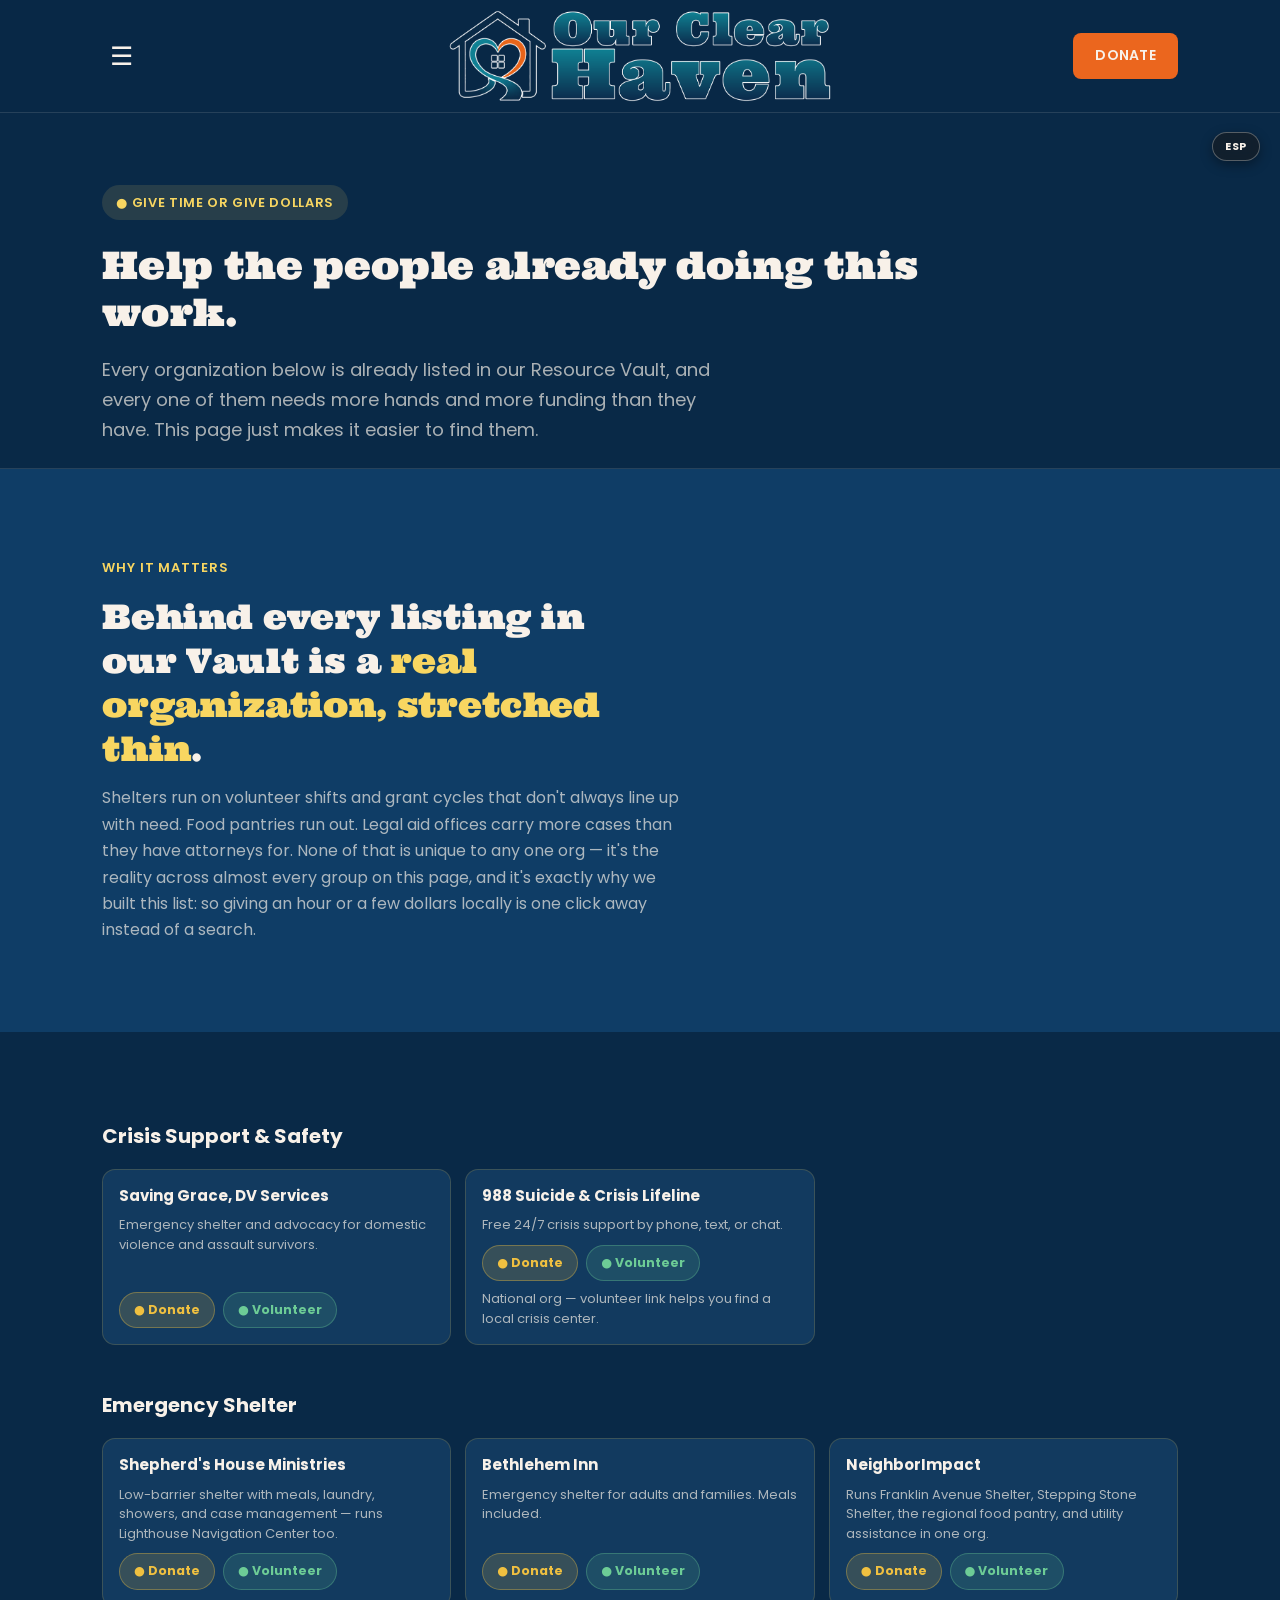
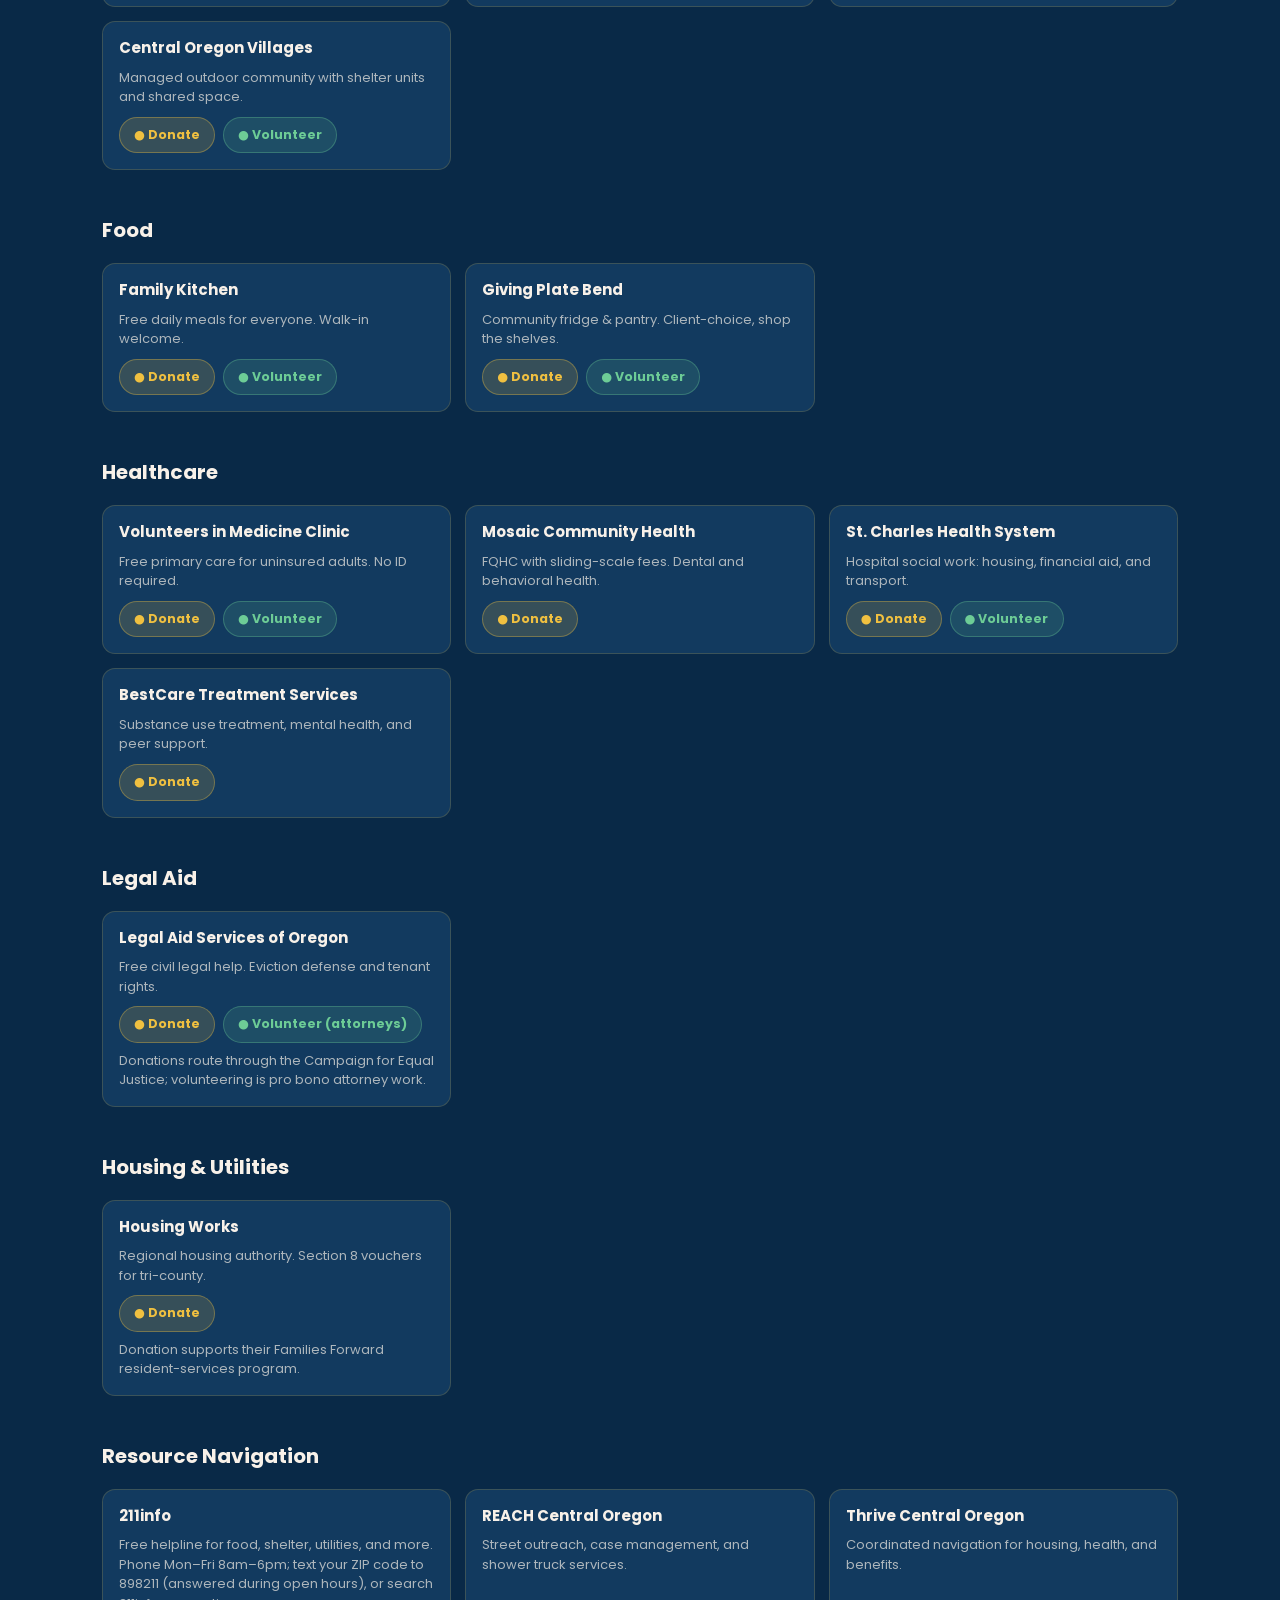
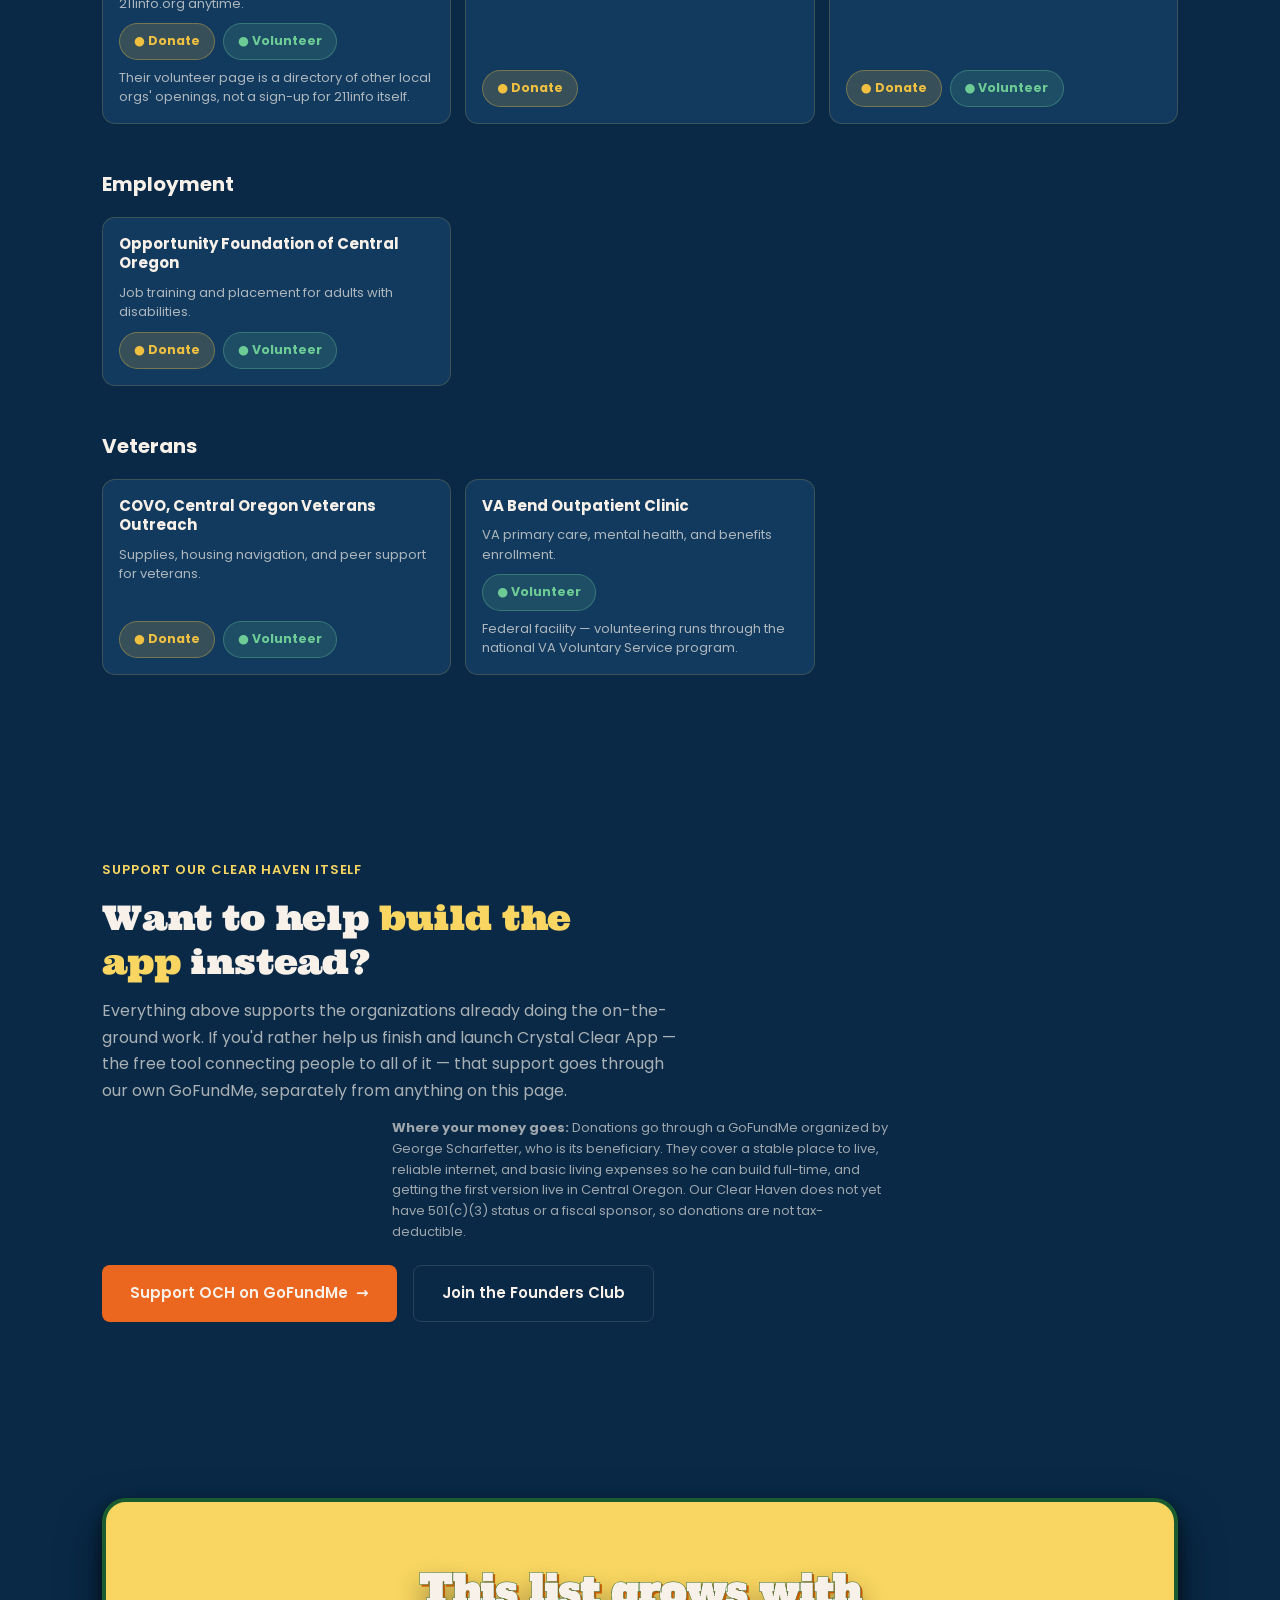
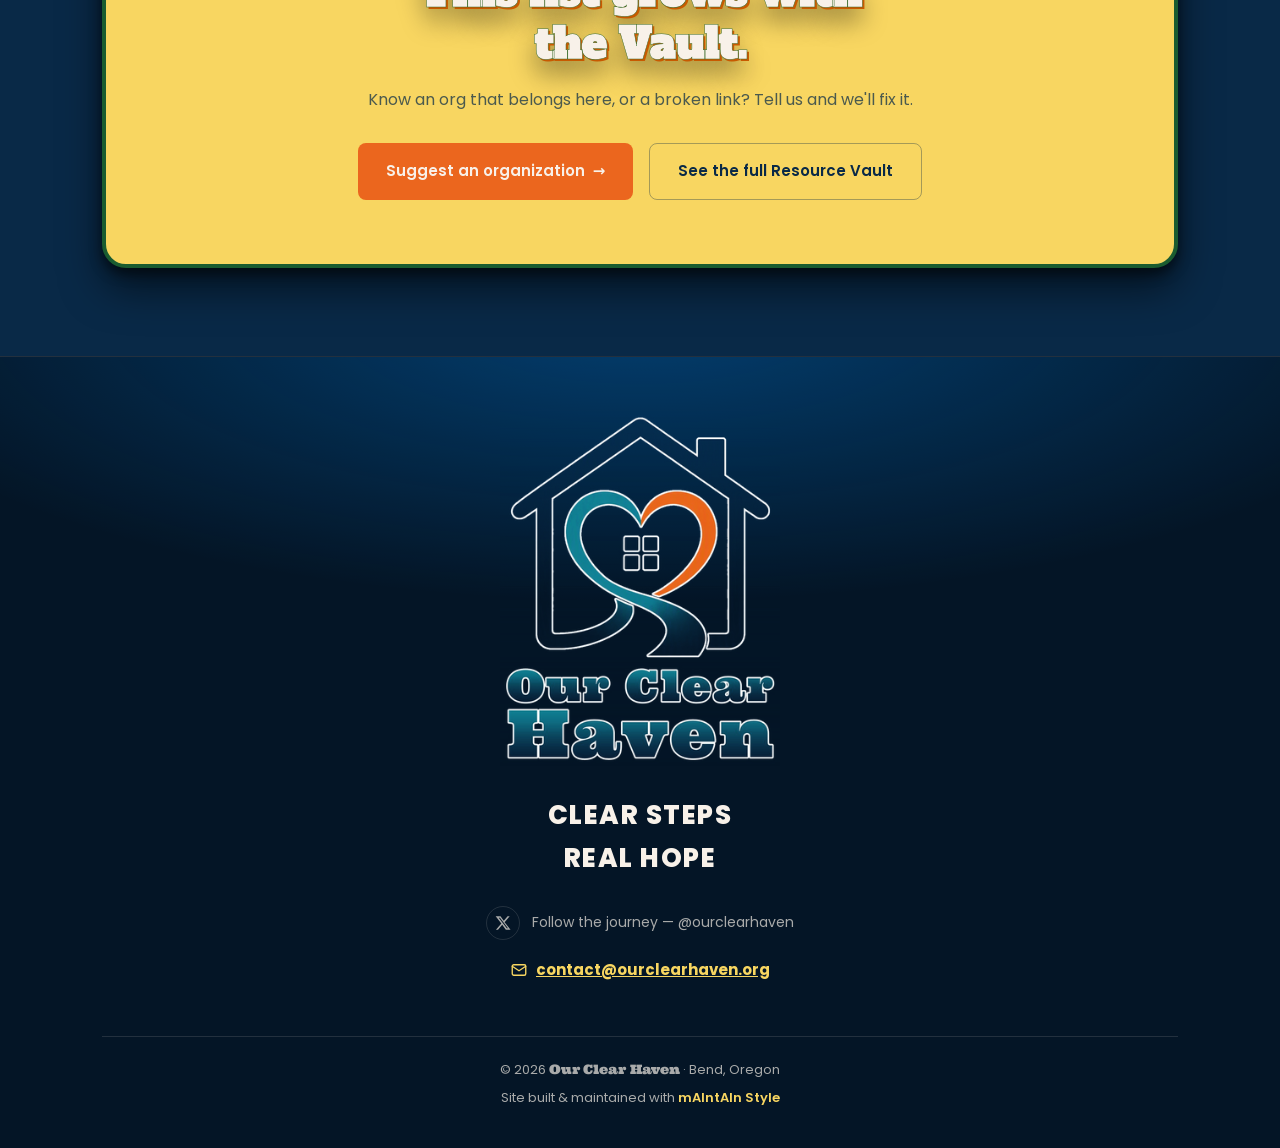
<file: get-involved.html>
<!DOCTYPE html>
<html lang="en">
<head>
<meta charset="UTF-8">
<meta name="viewport" content="width=device-width, initial-scale=1">
<link rel="icon" type="image/png" sizes="96x96" href="favicon.png">
<link rel="shortcut icon" href="favicon.ico">
<title>Get Involved &mdash; Our Clear Haven</title>
<meta name="description" content="Give your time or your dollars directly to the local organizations already helping people experiencing homelessness in Central Oregon. Every link goes straight to them &mdash; OCH never touches the money.">
<meta name="robots" content="index, follow">
<link rel="canonical" href="https://ourclearhaven.org/get-involved.html">
<meta property="og:type" content="website">
<meta property="og:url" content="https://ourclearhaven.org/get-involved.html">
<meta property="og:title" content="Get Involved &mdash; Our Clear Haven">
<meta property="og:description" content="Give your time or your dollars directly to the local organizations already helping people experiencing homelessness in Central Oregon.">
<meta property="og:image" content="https://ourclearhaven.org/og-image-v2.png">
<meta property="og:image:width" content="1200">
<meta property="og:image:height" content="630">
<meta property="og:image:alt" content="Our Clear Haven logo with the words Clear steps. Real hope.">
<meta name="twitter:card" content="summary_large_image">
<meta name="twitter:title" content="Get Involved &mdash; Our Clear Haven">
<meta name="twitter:description" content="Give your time or your dollars directly to the local organizations already helping people experiencing homelessness in Central Oregon.">
<meta name="twitter:image" content="https://ourclearhaven.org/og-image-v2.png">
<meta name="theme-color" content="#092947">
<link rel="manifest" href="manifest.json">
<link rel="apple-touch-icon" href="favicon.png">
<link rel="preconnect" href="https://fonts.googleapis.com">
<link rel="preconnect" href="https://fonts.gstatic.com" crossorigin>
<link href="https://fonts.googleapis.com/css2?family=Poppins:wght@300;400;500;600;700;900&family=Alfa+Slab+One&family=Ultra&display=swap" rel="stylesheet">
<link rel="stylesheet" href="style.css">
<script src="lang-toggle.js" defer></script>
</head>
<body>

<nav>
  <div class="wrap">
    <a class="nav-logo" href="index.html"><img src="logo-nav.png" alt="Our Clear Haven"></a>
    <div class="navlinks">
      <a href="crystal-clear-app.html">Crystal Clear App</a>
      <a href="dual-board.html" data-es="Junta Dual">Dual Board</a>
      <a href="our-story.html" data-es="Nuestros Orígenes">Our Origins</a>
      <a href="resources.html" data-es="Recursos">Resources</a>
      <a href="get-involved.html" class="active" data-es="Participa">Get Involved</a>
      <a href="grande-grand.html" data-es="Club de Fundadores">Founders Club</a>
    </div>
    <a class="navcta" href="https://www.gofundme.com/f/build-our-clear-haven-ai-for-homeless-help" target="_blank" rel="noopener" data-es="Donar">Donate</a>
    <button class="hamburger" onclick="document.getElementById('mm').classList.toggle('open')" aria-label="Menu">&#9776;</button>
    <div class="mobile-menu" id="mm">
      <a href="crystal-clear-app.html">Crystal Clear App</a>
      <a href="dual-board.html" data-es="Junta Dual">Dual Board</a>
      <a href="our-story.html" data-es="Nuestros Orígenes">Our Origins</a>
      <a href="resources.html" data-es="Recursos">Resources</a>
      <a href="get-involved.html" class="active" data-es="Participa">Get Involved</a>
      <a href="grande-grand.html" data-es="Club de Fundadores">Founders Club</a>
      <a class="navcta" href="https://www.gofundme.com/f/build-our-clear-haven-ai-for-homeless-help" target="_blank" rel="noopener" data-es="Donar">Donate</a>
    </div>
  </div>
</nav>
<button class="lang-toggle" id="langToggle" type="button" aria-label="Switch language">ESP</button>

<section class="page-hero" style="padding-bottom:24px">
  <div class="wrap">
    <span class="kicker" data-es="&#9679; Dona tu tiempo o tu dinero">&#9679; Give time or give dollars</span>
    <h1 style="font-size:clamp(26px,3.4vw,38px);max-width:30ch" data-es="Ayuda a quienes ya hacen este trabajo.">Help the people already doing this work.</h1>
    <p class="lede" data-es="Cada organización listada abajo ya aparece en nuestro Resource Vault, y cada una necesita más manos y más fondos de los que tiene. Esta página simplemente hace que sea más fácil encontrarlas.">Every organization below is already listed in our Resource Vault, and every one of them needs more hands and more funding than they have. This page just makes it easier to find them.</p>
  </div>
</section>

<style>
.gi-cat{margin-bottom:44px}
.gi-cat-head{display:flex;align-items:baseline;gap:10px;margin-bottom:16px}
.gi-cat-head h3{font-size:20px;color:var(--cream)}
.gi-grid{display:grid;grid-template-columns:repeat(auto-fill,minmax(280px,1fr));gap:14px}
.gi-card{background:#123a5f;border:1px solid rgba(240,192,64,.18);border-radius:13px;padding:16px;display:flex;flex-direction:column;gap:10px}
.gi-card h4{font-size:15px;color:var(--cream);line-height:1.3}
.gi-card p{font-size:13px;color:var(--cream-dim);line-height:1.5}
.gi-actions{display:flex;flex-wrap:wrap;gap:8px;margin-top:auto}
.gi-btn{display:inline-flex;align-items:center;gap:5px;padding:7px 14px;border-radius:100px;font-size:12.5px;font-weight:700;text-decoration:none;border:1px solid transparent}
.gi-btn.give{background:rgba(240,192,64,.16);color:#F0C040;border-color:rgba(240,192,64,.35)}
.gi-btn.give:hover{background:rgba(240,192,64,.28)}
.gi-btn.vol{background:rgba(109,204,150,.14);color:#6dcc96;border-color:rgba(109,204,150,.32)}
.gi-btn.vol:hover{background:rgba(109,204,150,.26)}
.gi-note{font-size:11.5px;color:rgba(255,255,255,.4);margin-top:-2px}
</style>

<section class="sec-panel">
  <div class="wrap">
    <div class="sec-head reveal">
      <div class="eyebrow" data-es="Por qué importa">Why it matters</div>
      <h2 data-es-html="Detrás de cada listado en nuestro Vault hay una <span class=&quot;accent&quot;>organización real, al límite de su capacidad</span>.">Behind every listing in our Vault is a <span class="accent">real organization, stretched thin</span>.</h2>
      <p data-es="Los refugios funcionan con turnos de voluntarios y ciclos de subvenciones que no siempre coinciden con la necesidad. Las despensas de alimentos se quedan sin existencias. Las oficinas de asistencia legal cargan más casos de los que tienen abogados disponibles. Nada de esto es exclusivo de una sola organización — es la realidad en casi todos los grupos de esta página, y es exactamente por eso que creamos esta lista: para que dar una hora o unos dólares localmente esté a un clic de distancia en lugar de una búsqueda.">Shelters run on volunteer shifts and grant cycles that don't always line up with need. Food pantries run out. Legal aid offices carry more cases than they have attorneys for. None of that is unique to any one org &mdash; it's the reality across almost every group on this page, and it's exactly why we built this list: so giving an hour or a few dollars locally is one click away instead of a search.</p>
    </div>
  </div>
</section>

<section>
  <div class="wrap">

    <div class="gi-cat reveal">
      <div class="gi-cat-head"><h3 data-es="Apoyo en Crisis y Seguridad">Crisis Support &amp; Safety</h3></div>
      <div class="gi-grid">
        <div class="gi-card">
          <h4>Saving Grace, DV Services</h4>
          <p data-es="Refugio de emergencia y defensoría para sobrevivientes de violencia doméstica y agresión.">Emergency shelter and advocacy for domestic violence and assault survivors.</p>
          <div class="gi-actions">
            <a class="gi-btn give" href="https://secure.givelively.org/donate/saving-grace-bend-or" target="_blank" rel="noopener" data-es-html="&#9679; Donar">&#9679; Donate</a>
            <a class="gi-btn vol" href="https://www.saving-grace.org/volunteer" target="_blank" rel="noopener" data-es-html="&#9679; Voluntariado">&#9679; Volunteer</a>
          </div>
        </div>
        <div class="gi-card">
          <h4>988 Suicide &amp; Crisis Lifeline</h4>
          <p data-es="Apoyo gratuito en crisis, 24/7, por teléfono, texto o chat.">Free 24/7 crisis support by phone, text, or chat.</p>
          <div class="gi-actions">
            <a class="gi-btn give" href="https://988lifeline.org/donate/" target="_blank" rel="noopener" data-es-html="&#9679; Donar">&#9679; Donate</a>
            <a class="gi-btn vol" href="https://988lifeline.org/get-involved/" target="_blank" rel="noopener" data-es-html="&#9679; Voluntariado">&#9679; Volunteer</a>
          </div>
          <p class="gi-note" data-es="Organización nacional — el enlace de voluntariado te ayuda a encontrar un centro de crisis local.">National org &mdash; volunteer link helps you find a local crisis center.</p>
        </div>
      </div>
    </div>

    <div class="gi-cat reveal">
      <div class="gi-cat-head"><h3 data-es="Refugio de Emergencia">Emergency Shelter</h3></div>
      <div class="gi-grid">
        <div class="gi-card">
          <h4>Shepherd's House Ministries</h4>
          <p data-es="Refugio de bajo umbral con comidas, lavandería, duchas y manejo de casos — también opera el Lighthouse Navigation Center.">Low-barrier shelter with meals, laundry, showers, and case management &mdash; runs Lighthouse Navigation Center too.</p>
          <div class="gi-actions">
            <a class="gi-btn give" href="https://www.shepherdshouseministries.org/donate" target="_blank" rel="noopener" data-es-html="&#9679; Donar">&#9679; Donate</a>
            <a class="gi-btn vol" href="https://shepherdshouseministries.org/volunteer/" target="_blank" rel="noopener" data-es-html="&#9679; Voluntariado">&#9679; Volunteer</a>
          </div>
        </div>
        <div class="gi-card">
          <h4>Bethlehem Inn</h4>
          <p data-es="Refugio de emergencia para adultos y familias. Incluye comidas.">Emergency shelter for adults and families. Meals included.</p>
          <div class="gi-actions">
            <a class="gi-btn give" href="https://bethleheminn.org/donate/" target="_blank" rel="noopener" data-es-html="&#9679; Donar">&#9679; Donate</a>
            <a class="gi-btn vol" href="https://bethleheminn.org/volunteer/" target="_blank" rel="noopener" data-es-html="&#9679; Voluntariado">&#9679; Volunteer</a>
          </div>
        </div>
        <div class="gi-card">
          <h4>NeighborImpact</h4>
          <p data-es="Opera el Franklin Avenue Shelter, el Stepping Stone Shelter, la despensa regional de alimentos y asistencia con servicios públicos, todo en una sola organización.">Runs Franklin Avenue Shelter, Stepping Stone Shelter, the regional food pantry, and utility assistance in one org.</p>
          <div class="gi-actions">
            <a class="gi-btn give" href="https://www.neighborimpact.org/give-help/donate/" target="_blank" rel="noopener" data-es-html="&#9679; Donar">&#9679; Donate</a>
            <a class="gi-btn vol" href="https://www.neighborimpact.org/volunteering/" target="_blank" rel="noopener" data-es-html="&#9679; Voluntariado">&#9679; Volunteer</a>
          </div>
        </div>
        <div class="gi-card">
          <h4>Central Oregon Villages</h4>
          <p data-es="Comunidad exterior administrada con unidades de refugio y espacio compartido.">Managed outdoor community with shelter units and shared space.</p>
          <div class="gi-actions">
            <a class="gi-btn give" href="https://www.centraloregonvillages.org/donate" target="_blank" rel="noopener" data-es-html="&#9679; Donar">&#9679; Donate</a>
            <a class="gi-btn vol" href="https://www.centraloregonvillages.org/volunteer" target="_blank" rel="noopener" data-es-html="&#9679; Voluntariado">&#9679; Volunteer</a>
          </div>
        </div>
      </div>
    </div>

    <div class="gi-cat reveal">
      <div class="gi-cat-head"><h3 data-es="Alimentos">Food</h3></div>
      <div class="gi-grid">
        <div class="gi-card">
          <h4>Family Kitchen</h4>
          <p data-es="Comidas diarias gratuitas para todos. Se aceptan visitas sin cita.">Free daily meals for everyone. Walk-in welcome.</p>
          <div class="gi-actions">
            <a class="gi-btn give" href="https://www.familykitchen.org/donate" target="_blank" rel="noopener" data-es-html="&#9679; Donar">&#9679; Donate</a>
            <a class="gi-btn vol" href="https://www.familykitchen.org/volunteer" target="_blank" rel="noopener" data-es-html="&#9679; Voluntariado">&#9679; Volunteer</a>
          </div>
        </div>
        <div class="gi-card">
          <h4>Giving Plate Bend</h4>
          <p data-es="Refrigerador comunitario y despensa. El cliente elige, como en una tienda.">Community fridge &amp; pantry. Client-choice, shop the shelves.</p>
          <div class="gi-actions">
            <a class="gi-btn give" href="https://www.thegivingplate.org/donate" target="_blank" rel="noopener" data-es-html="&#9679; Donar">&#9679; Donate</a>
            <a class="gi-btn vol" href="https://www.thegivingplate.org/volunteer" target="_blank" rel="noopener" data-es-html="&#9679; Voluntariado">&#9679; Volunteer</a>
          </div>
        </div>
      </div>
    </div>

    <div class="gi-cat reveal">
      <div class="gi-cat-head"><h3 data-es="Salud">Healthcare</h3></div>
      <div class="gi-grid">
        <div class="gi-card">
          <h4>Volunteers in Medicine Clinic</h4>
          <p data-es="Atención primaria gratuita para adultos sin seguro. No se requiere identificación.">Free primary care for uninsured adults. No ID required.</p>
          <div class="gi-actions">
            <a class="gi-btn give" href="https://www.vim-cascades.org/donate" target="_blank" rel="noopener" data-es-html="&#9679; Donar">&#9679; Donate</a>
            <a class="gi-btn vol" href="https://www.vim-cascades.org/volunteer-2/why-volunteer/" target="_blank" rel="noopener" data-es-html="&#9679; Voluntariado">&#9679; Volunteer</a>
          </div>
        </div>
        <div class="gi-card">
          <h4>Mosaic Community Health</h4>
          <p data-es="Centro de salud calificado a nivel federal (FQHC) con tarifas según ingresos. Salud dental y de comportamiento.">FQHC with sliding-scale fees. Dental and behavioral health.</p>
          <div class="gi-actions">
            <a class="gi-btn give" href="https://mosaicch.org/support-us/donate/" target="_blank" rel="noopener" data-es-html="&#9679; Donar">&#9679; Donate</a>
          </div>
        </div>
        <div class="gi-card">
          <h4>St. Charles Health System</h4>
          <p data-es="Trabajo social hospitalario: vivienda, ayuda financiera y transporte.">Hospital social work: housing, financial aid, and transport.</p>
          <div class="gi-actions">
            <a class="gi-btn give" href="https://foundation.stcharleshealthcare.org/donate" target="_blank" rel="noopener" data-es-html="&#9679; Donar">&#9679; Donate</a>
            <a class="gi-btn vol" href="https://stcharleshealthcare.org/about-us/volunteer" target="_blank" rel="noopener" data-es-html="&#9679; Voluntariado">&#9679; Volunteer</a>
          </div>
        </div>
        <div class="gi-card">
          <h4>BestCare Treatment Services</h4>
          <p data-es="Tratamiento de abuso de sustancias, salud mental y apoyo entre pares.">Substance use treatment, mental health, and peer support.</p>
          <div class="gi-actions">
            <a class="gi-btn give" href="https://www.bestcaretreatment.org/giving/" target="_blank" rel="noopener" data-es-html="&#9679; Donar">&#9679; Donate</a>
          </div>
        </div>
      </div>
    </div>

    <div class="gi-cat reveal">
      <div class="gi-cat-head"><h3 data-es="Asistencia Legal">Legal Aid</h3></div>
      <div class="gi-grid">
        <div class="gi-card">
          <h4>Legal Aid Services of Oregon</h4>
          <p data-es="Ayuda legal civil gratuita. Defensa contra desalojos y derechos de inquilinos.">Free civil legal help. Eviction defense and tenant rights.</p>
          <div class="gi-actions">
            <a class="gi-btn give" href="https://cej-oregon.org/donate/" target="_blank" rel="noopener" data-es-html="&#9679; Donar">&#9679; Donate</a>
            <a class="gi-btn vol" href="https://probonooregon.org" target="_blank" rel="noopener" data-es-html="&#9679; Voluntariado (abogados)">&#9679; Volunteer (attorneys)</a>
          </div>
          <p class="gi-note" data-es="Las donaciones se canalizan a través de la Campaign for Equal Justice; el voluntariado es trabajo pro bono de abogados.">Donations route through the Campaign for Equal Justice; volunteering is pro bono attorney work.</p>
        </div>
      </div>
    </div>

    <div class="gi-cat reveal">
      <div class="gi-cat-head"><h3 data-es="Vivienda y Servicios Públicos">Housing &amp; Utilities</h3></div>
      <div class="gi-grid">
        <div class="gi-card">
          <h4>Housing Works</h4>
          <p data-es="Autoridad regional de vivienda. Vales de la Sección 8 para el área tri-condado.">Regional housing authority. Section 8 vouchers for tri-county.</p>
          <div class="gi-actions">
            <a class="gi-btn give" href="https://housing-works.org/families-forward/donate-2/" target="_blank" rel="noopener" data-es-html="&#9679; Donar">&#9679; Donate</a>
          </div>
          <p class="gi-note" data-es="La donación apoya su programa de servicios a residentes Families Forward.">Donation supports their Families Forward resident-services program.</p>
        </div>
      </div>
    </div>

    <div class="gi-cat reveal">
      <div class="gi-cat-head"><h3 data-es="Navegación de Recursos">Resource Navigation</h3></div>
      <div class="gi-grid">
        <div class="gi-card">
          <h4>211info</h4>
          <p data-es="Línea de ayuda gratuita para comida, refugio, servicios públicos y más. Teléfono de lunes a viernes, 8am a 6pm; envía tu código postal por texto al 898211 (se responde en horario de atención), o busca en 211info.org en cualquier momento.">Free helpline for food, shelter, utilities, and more. Phone Mon&ndash;Fri 8am&ndash;6pm; text your ZIP code to 898211 (answered during open hours), or search 211info.org anytime.</p>
          <div class="gi-actions">
            <a class="gi-btn give" href="https://www.211info.org/give-help/donate/donate-to-211info/" target="_blank" rel="noopener" data-es-html="&#9679; Donar">&#9679; Donate</a>
            <a class="gi-btn vol" href="https://www.211info.org/give-help/" target="_blank" rel="noopener" data-es-html="&#9679; Voluntariado">&#9679; Volunteer</a>
          </div>
          <p class="gi-note" data-es="Su página de voluntariado es un directorio de vacantes de otras organizaciones locales, no un registro para 211info en sí.">Their volunteer page is a directory of other local orgs' openings, not a sign-up for 211info itself.</p>
        </div>
        <div class="gi-card">
          <h4>REACH Central Oregon</h4>
          <p data-es="Alcance comunitario en las calles, manejo de casos y servicios de camión de duchas.">Street outreach, case management, and shower truck services.</p>
          <div class="gi-actions">
            <a class="gi-btn give" href="https://reachoutcentraloregon.org/donation" target="_blank" rel="noopener" data-es-html="&#9679; Donar">&#9679; Donate</a>
          </div>
        </div>
        <div class="gi-card">
          <h4>Thrive Central Oregon</h4>
          <p data-es="Navegación coordinada para vivienda, salud y beneficios.">Coordinated navigation for housing, health, and benefits.</p>
          <div class="gi-actions">
            <a class="gi-btn give" href="https://www.thrivecentraloregon.org/donate" target="_blank" rel="noopener" data-es-html="&#9679; Donar">&#9679; Donate</a>
            <a class="gi-btn vol" href="https://www.thrivecentraloregon.org/volunteer" target="_blank" rel="noopener" data-es-html="&#9679; Voluntariado">&#9679; Volunteer</a>
          </div>
        </div>
      </div>
    </div>

    <div class="gi-cat reveal">
      <div class="gi-cat-head"><h3 data-es="Empleo">Employment</h3></div>
      <div class="gi-grid">
        <div class="gi-card">
          <h4>Opportunity Foundation of Central Oregon</h4>
          <p data-es="Capacitación laboral y colocación para adultos con discapacidades.">Job training and placement for adults with disabilities.</p>
          <div class="gi-actions">
            <a class="gi-btn give" href="https://www.opportunityfound.org/donate.html" target="_blank" rel="noopener" data-es-html="&#9679; Donar">&#9679; Donate</a>
            <a class="gi-btn vol" href="https://give.opportunityfound.org/charities/38328-opportunity-foundation-of-central-oregon/volunteer_application" target="_blank" rel="noopener" data-es-html="&#9679; Voluntariado">&#9679; Volunteer</a>
          </div>
        </div>
      </div>
    </div>

    <div class="gi-cat reveal" style="margin-bottom:8px">
      <div class="gi-cat-head"><h3 data-es="Veteranos">Veterans</h3></div>
      <div class="gi-grid">
        <div class="gi-card">
          <h4>COVO, Central Oregon Veterans Outreach</h4>
          <p data-es="Suministros, navegación de vivienda y apoyo entre pares para veteranos.">Supplies, housing navigation, and peer support for veterans.</p>
          <div class="gi-actions">
            <a class="gi-btn give" href="https://interland3.donorperfect.net/weblink/weblink.aspx?name=E197661&amp;id=1" target="_blank" rel="noopener" data-es-html="&#9679; Donar">&#9679; Donate</a>
            <a class="gi-btn vol" href="https://covo-us.org/volunteer/" target="_blank" rel="noopener" data-es-html="&#9679; Voluntariado">&#9679; Volunteer</a>
          </div>
        </div>
        <div class="gi-card">
          <h4>VA Bend Outpatient Clinic</h4>
          <p data-es="Atención primaria, salud mental e inscripción a beneficios de la VA.">VA primary care, mental health, and benefits enrollment.</p>
          <div class="gi-actions">
            <a class="gi-btn vol" href="https://www.volunteer.va.gov/" target="_blank" rel="noopener" data-es-html="&#9679; Voluntariado">&#9679; Volunteer</a>
          </div>
          <p class="gi-note" data-es="Instalación federal — el voluntariado se gestiona a través del programa nacional VA Voluntary Service.">Federal facility &mdash; volunteering runs through the national VA Voluntary Service program.</p>
        </div>
      </div>
    </div>

  </div>
</section>

<section class="sec-card-brown">
  <div class="wrap">
    <div class="sec-head reveal">
      <div class="eyebrow" data-es="Apoya a Our Clear Haven directamente">Support Our Clear Haven itself</div>
      <h2 data-es-html="¿Prefieres ayudar a <span class=&quot;accent&quot;>construir la app</span>?">Want to help <span class="accent">build the app</span> instead?</h2>
      <p data-es="Todo lo anterior apoya a las organizaciones que ya hacen el trabajo directo. Si prefieres ayudarnos a terminar y lanzar Crystal Clear App — la herramienta gratuita que conecta a las personas con todo esto — ese apoyo se hace por nuestro propio GoFundMe, separado de todo lo demás en esta página.">Everything above supports the organizations already doing the on-the-ground work. If you'd rather help us finish and launch Crystal Clear App &mdash; the free tool connecting people to all of it &mdash; that support goes through our own GoFundMe, separately from anything on this page.</p>
      <p class="donor-note" style="font-size:13px;line-height:1.6;opacity:.92;max-width:62ch;margin:14px auto 20px" data-es-html="<strong>Adónde va tu dinero:</strong> Las donaciones se hacen a través de un GoFundMe organizado por George Scharfetter, quien es su beneficiario. Cubren un lugar estable para vivir, internet confiable y gastos básicos de vida para que pueda dedicarse a construir a tiempo completo, y lanzar la primera versión en el Centro de Oregon. Our Clear Haven todavía no tiene estatus 501(c)(3) ni un patrocinador fiscal, por lo que las donaciones no son deducibles de impuestos."><strong>Where your money goes:</strong> Donations go through a GoFundMe organized by George Scharfetter, who is its beneficiary. They cover a stable place to live, reliable internet, and basic living expenses so he can build full-time, and getting the first version live in Central Oregon. Our Clear Haven does not yet have 501(c)(3) status or a fiscal sponsor, so donations are not tax-deductible.</p>
      <div class="hero-ctas" style="margin-top:22px">
        <a class="btn btn-primary" href="https://www.gofundme.com/f/build-our-clear-haven-ai-for-homeless-help" target="_blank" rel="noopener" data-es-html="Apoya a OCH en GoFundMe <span class=&quot;arrow&quot;>&rarr;</span>">Support OCH on GoFundMe <span class="arrow">&rarr;</span></a>
        <a class="btn btn-ghost" href="grande-grand.html" data-es="Únete al Club de Fundadores">Join the Founders Club</a>
      </div>
    </div>
  </div>
</section>

<section>
  <div class="wrap">
    <div class="cta-band reveal">
      <h2 data-es="Esta lista crece junto con el Vault.">This list grows with the Vault.</h2>
      <p data-es="¿Conoces una organización que debería estar aquí, o un enlace roto? Cuéntanos y lo arreglaremos.">Know an org that belongs here, or a broken link? Tell us and we'll fix it.</p>
      <div class="hero-ctas">
        <a class="btn btn-primary" href="mailto:contact@ourclearhaven.org?subject=Get%20Involved%20page%20update" data-es-html="Sugiere una organización <span class=&quot;arrow&quot;>&rarr;</span>">Suggest an organization <span class="arrow">&rarr;</span></a>
        <a class="btn btn-ghost" href="resources.html" data-es="Ver todo el Resource Vault">See the full Resource Vault</a>
      </div>
    </div>
  </div>
</section>

<section class="logo-divider">
  <img src="logo-stacked-footer.png" alt="Our Clear Haven">
</section>

<footer>
  <div class="wrap">
    <p class="foot-tag" data-es-html="Pasos Claros&lt;br&gt;Esperanza Real">Clear Steps<br>Real Hope</p>
    <div class="foot-social">
      <a href="https://x.com/ourclearhaven" target="_blank" rel="noopener" aria-label="Our Clear Haven on X"><svg viewBox="0 0 24 24" fill="currentColor" aria-hidden="true"><path d="M18.9 2H22l-7.6 8.7L23.3 22h-7l-5.5-7.2L4.5 22H1.4l8.1-9.3L1 2h7.2l5 6.6L18.9 2zm-1.2 18h1.7L7.4 4H5.6l12.1 16z"/></svg></a>
      <span data-es="Sigue el camino &mdash; @ourclearhaven">Follow the journey &mdash; @ourclearhaven</span>
    </div>
    <a class="foot-email" href="mailto:contact@ourclearhaven.org"><svg viewBox="0 0 24 24" fill="none" stroke="currentColor" stroke-width="1.8" stroke-linecap="round" stroke-linejoin="round"><rect x="3" y="5" width="18" height="14" rx="2"/><path d="M3 7l9 6 9-6"/></svg><span>contact@ourclearhaven.org</span></a>
    <div class="foot-bottom">
      <span>&copy; 2026 <span class="logo-text">Our Clear Haven</span> &middot; Bend, Oregon</span>
      <span data-es-html="Sitio creado y mantenido con <a href=&quot;https://maintain.style&quot; target=&quot;_blank&quot; rel=&quot;noopener&quot;>mAIntAIn Style</a>">Site built &amp; maintained with <a href="https://maintain.style" target="_blank" rel="noopener">mAIntAIn Style</a></span>
    </div>
  </div>
</footer>

<button class="totop" id="totop" aria-label="Back to top" onclick="window.scrollTo({top:0,behavior:'smooth'})"><img src="compass-icon.svg" alt="Compass icon"></button>

<script>
  document.addEventListener('click', function(e){
    var menu = document.getElementById('mm');
    var btn = document.querySelector('.hamburger');
    if (menu && menu.classList.contains('open') && !menu.contains(e.target) && !btn.contains(e.target)) menu.classList.remove('open');
  });

  const items = document.querySelectorAll('.reveal');
  const io = new IntersectionObserver((entries) => {
    entries.forEach(e => { if (e.isIntersecting) { e.target.classList.add('in'); io.unobserve(e.target); } });
  }, { threshold: 0.12 });
  items.forEach(i => io.observe(i));

  const totop = document.getElementById('totop');
  window.addEventListener('scroll', () => {
    if (window.scrollY > 400) totop.classList.add('show'); else totop.classList.remove('show');
  });

  document.querySelectorAll('.btn,.navcta,.hamburger').forEach(btn => {
    btn.addEventListener('click', e => {
      const rect = btn.getBoundingClientRect();
      const size = Math.max(rect.width, rect.height);
      const r = document.createElement('span');
      r.className = 'ripple';
      r.style.width = r.style.height = size + 'px';
      r.style.left = (e.clientX - rect.left - size / 2) + 'px';
      r.style.top = (e.clientY - rect.top - size / 2) + 'px';
      btn.appendChild(r);
      setTimeout(() => r.remove(), 650);
    });
  });
</script>

</body>
</html>
</file>
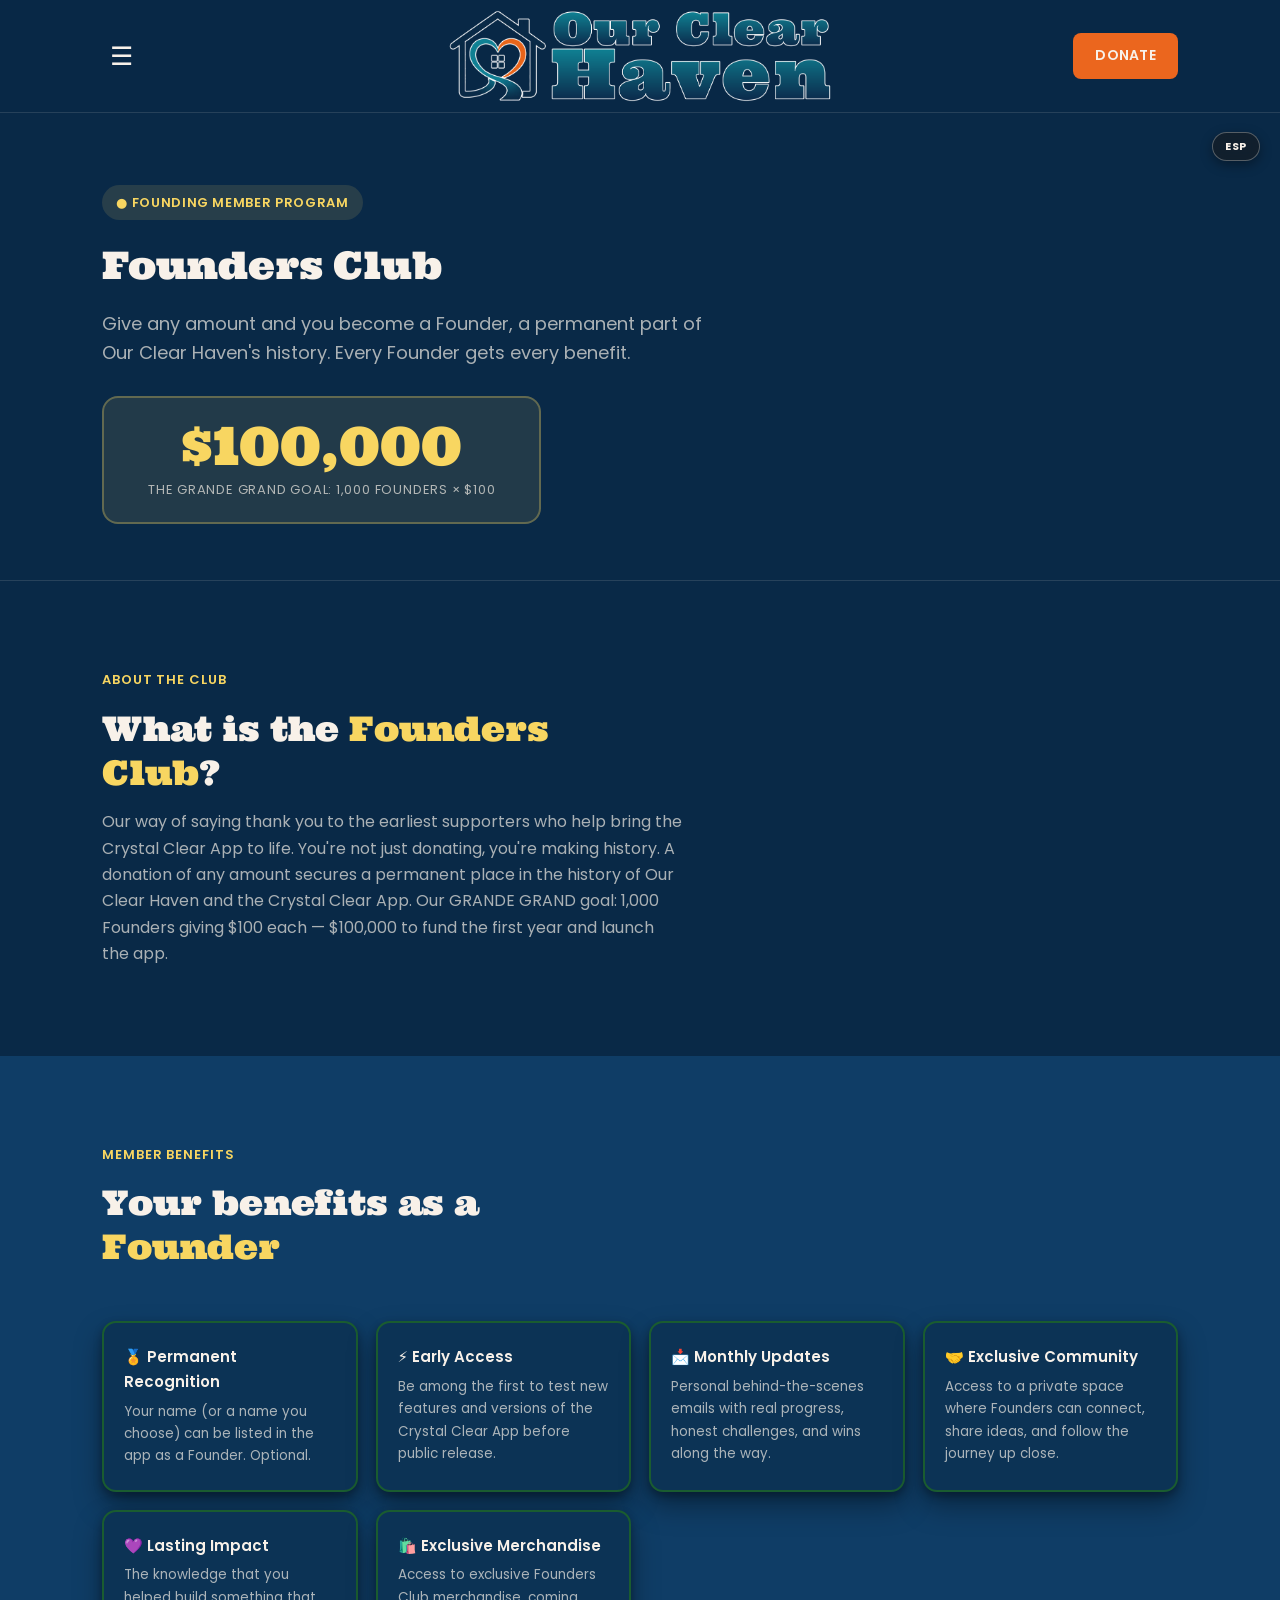
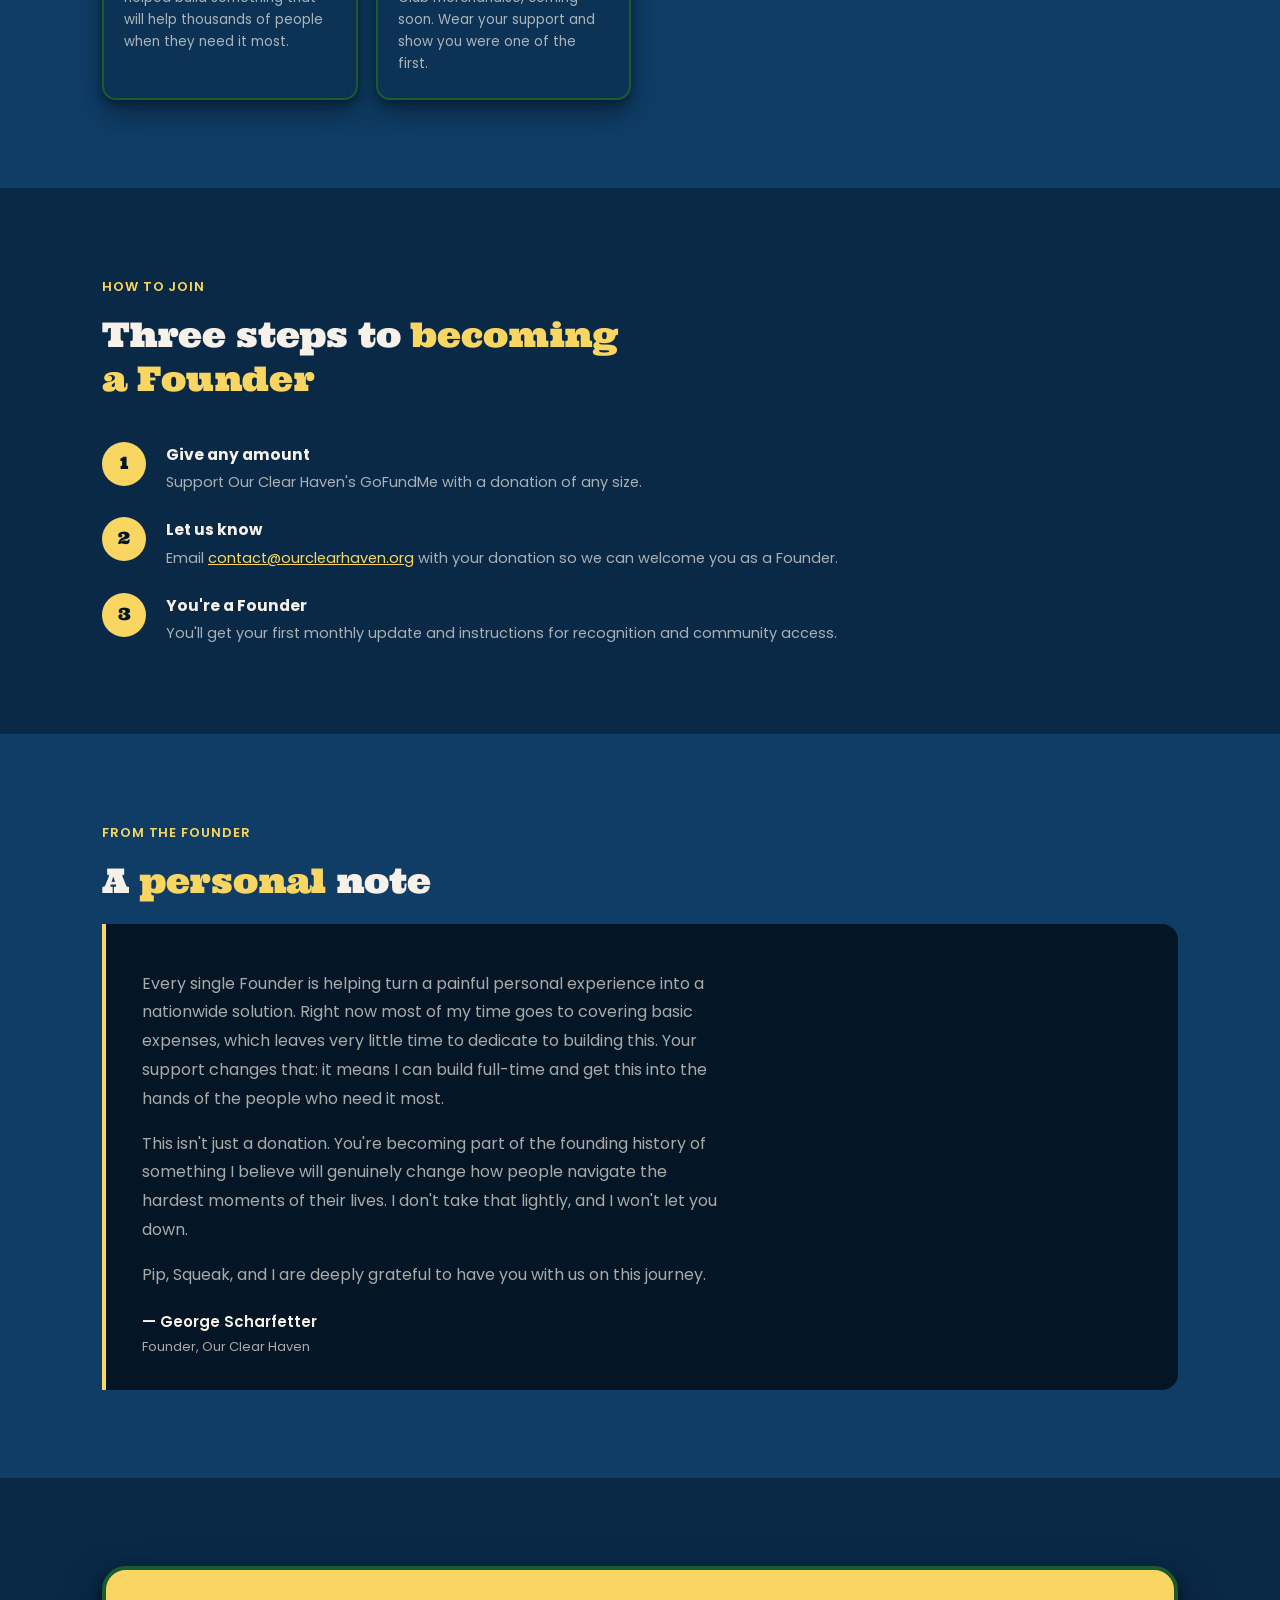
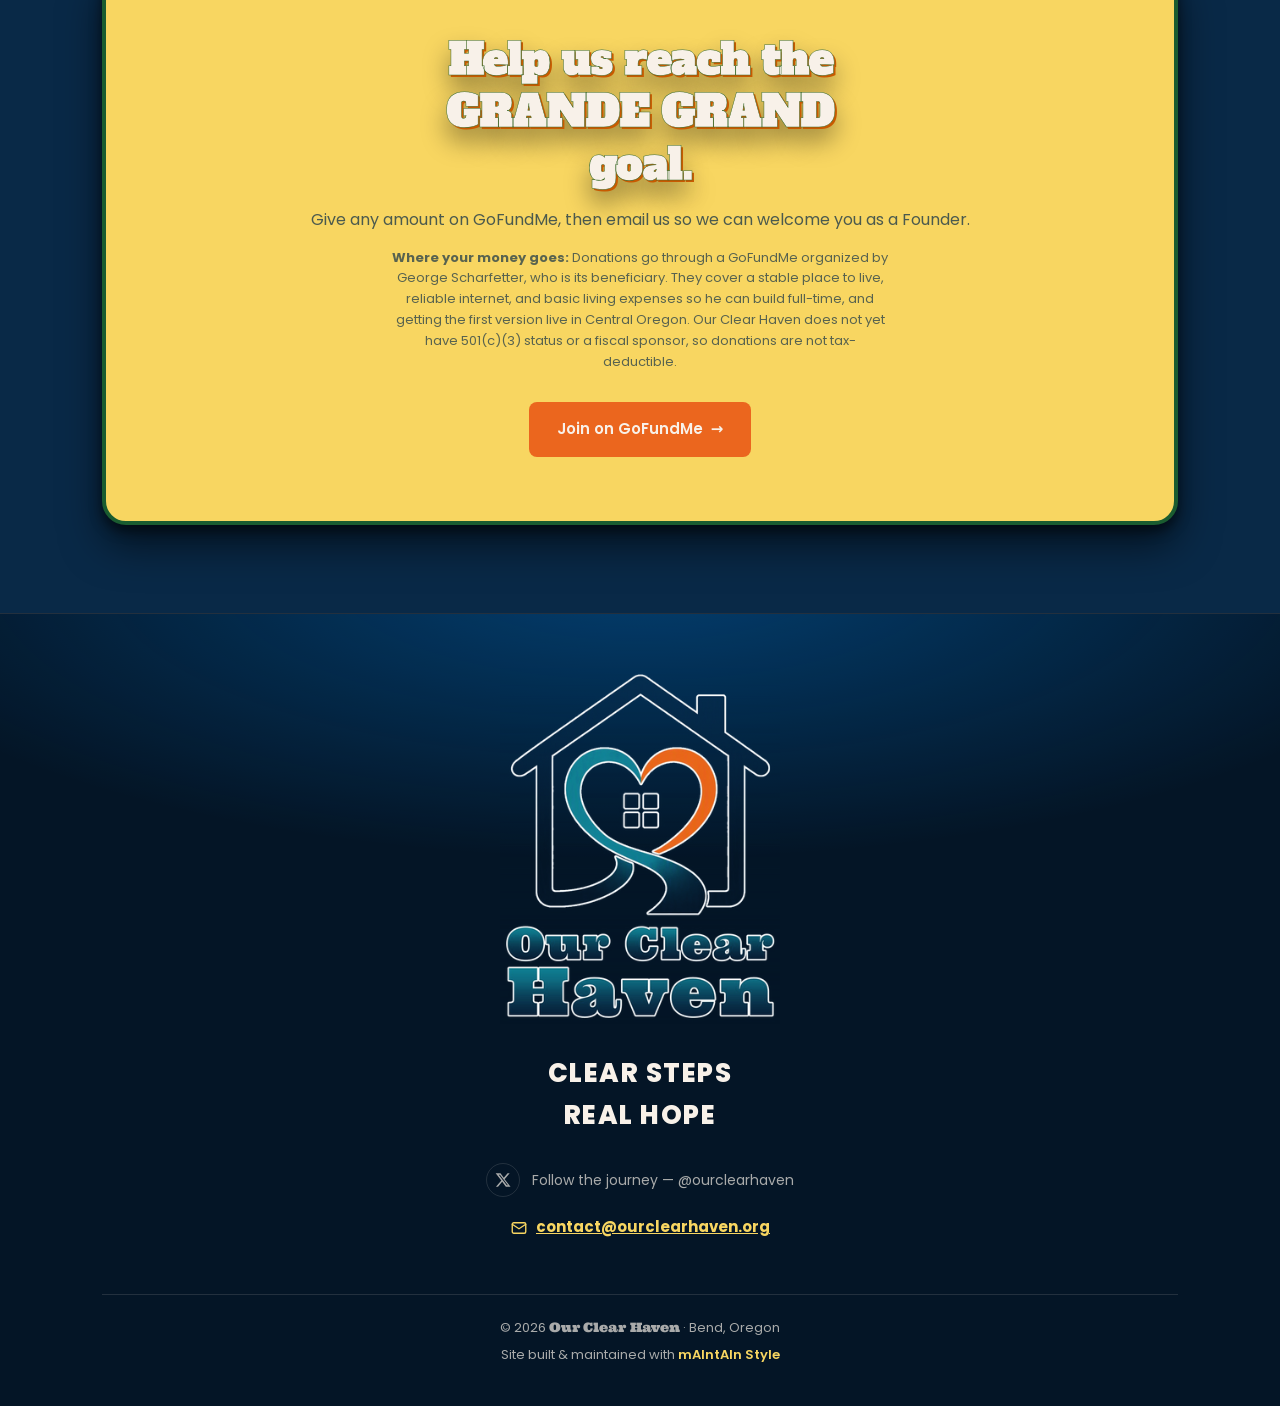
<file: grande-grand.html>
<!DOCTYPE html>
<html lang="en">
<head>
<meta charset="UTF-8">
<meta name="viewport" content="width=device-width, initial-scale=1">
<link rel="icon" type="image/png" sizes="96x96" href="favicon.png">
<link rel="shortcut icon" href="favicon.ico">
<title>Founders Club — Our Clear Haven</title>
<meta name="description" content="Give any amount and become a Founder of Our Clear Haven, with every Founder benefit. Our GRANDE GRAND goal: 1,000 Founders giving $100 each to fund the first year and launch the app.">
<meta name="robots" content="index, follow">
<link rel="canonical" href="https://ourclearhaven.org/grande-grand.html">
<meta property="og:type" content="website">
<meta property="og:url" content="https://ourclearhaven.org/grande-grand.html">
<meta property="og:title" content="Founders Club &mdash; Our Clear Haven">
<meta property="og:description" content="Give any amount and become a Founder of Our Clear Haven, with every Founder benefit. Our GRANDE GRAND goal: 1,000 Founders giving $100 each to fund the first year and launch the app.">
<meta property="og:image" content="https://ourclearhaven.org/og-image-v2.png">
<meta property="og:image:width" content="1200">
<meta property="og:image:height" content="630">
<meta property="og:image:alt" content="Our Clear Haven logo with the words Clear steps. Real hope.">
<meta name="twitter:card" content="summary_large_image">
<meta name="twitter:title" content="Founders Club &mdash; Our Clear Haven">
<meta name="twitter:description" content="Give any amount and become a Founder of Our Clear Haven, with every Founder benefit. Our GRANDE GRAND goal: 1,000 Founders giving $100 each to fund the first year and launch the app.">
<meta name="twitter:image" content="https://ourclearhaven.org/og-image-v2.png">
<link rel="preconnect" href="https://fonts.googleapis.com">
<link rel="preconnect" href="https://fonts.gstatic.com" crossorigin>
<link href="https://fonts.googleapis.com/css2?family=Poppins:wght@300;400;500;600;700;900&family=Alfa+Slab+One&family=Ultra&display=swap" rel="stylesheet">
<link rel="stylesheet" href="style.css">
<script src="lang-toggle.js" defer></script>
<style>
  .gg-spots{display:inline-flex;flex-direction:column;align-items:center;background:rgba(248,214,97,0.1);border:2px solid rgba(248,214,97,0.3);border-radius:16px;padding:22px 44px;margin-top:28px}
  .gg-spots-num{font-family:'Ultra',serif;font-size:clamp(2.2rem,5.4vw,3.3rem);font-weight:400;color:var(--gold);line-height:1}
  .gg-spots-label{font-size:13px;letter-spacing:0.06em;text-transform:uppercase;color:var(--cream-dim);margin-top:6px}
  .gg-note{background:var(--bg-black);border-left:4px solid var(--gold);border-radius:0 16px 16px 0;padding:32px 36px;margin-top:20px}
  .gg-note p{font-size:16px;color:var(--cream-dim);margin-bottom:16px;line-height:1.8}
  .gg-note p:last-child{margin-bottom:0}
  .gg-signature{margin-top:20px;font-size:15px;color:var(--cream);font-weight:600}
  .gg-signature span{display:block;font-size:13px;font-weight:400;color:var(--cream-dim);margin-top:2px}
  .gg-steps{display:flex;flex-direction:column;gap:22px;margin-top:40px}
  .gg-step{display:flex;align-items:flex-start;gap:20px}
  .gg-step-num{flex-shrink:0;width:44px;height:44px;border-radius:50%;background:var(--gold);color:var(--bg-black);font-family:'Ultra',serif;font-size:1.05rem;font-weight:400;display:flex;align-items:center;justify-content:center}
  .gg-step-body h4{font-size:15.5px;font-weight:700;margin-bottom:4px}
  .gg-step-body p{font-size:14.5px;color:var(--cream-dim)}
</style>
</head>
<body>

<nav>
  <div class="wrap">
    <a class="nav-logo" href="index.html"><img src="logo-nav.png" alt="Our Clear Haven"></a>
    <div class="navlinks">
      <a href="crystal-clear-app.html">Crystal Clear App</a>
      <a href="dual-board.html" data-es="Junta Dual">Dual Board</a>
      <a href="our-story.html" data-es="Nuestros Orígenes">Our Origins</a>
      <a href="resources.html" data-es="Recursos">Resources</a>
      <a href="get-involved.html" data-es="Participa">Get Involved</a>
      <a href="grande-grand.html" class="active" data-es="Club de Fundadores">Founders Club</a>
    </div>
    <a class="navcta" href="https://www.gofundme.com/f/build-our-clear-haven-ai-for-homeless-help" target="_blank" rel="noopener" data-es="Donar">Donate</a>
    <button class="hamburger" onclick="document.getElementById('mm').classList.toggle('open')" aria-label="Menu">&#9776;</button>
    <div class="mobile-menu" id="mm">
    <a href="crystal-clear-app.html">Crystal Clear App</a>
    <a href="dual-board.html" data-es="Junta Dual">Dual Board</a>
    <a href="our-story.html" data-es="Nuestros Orígenes">Our Origins</a>
    <a href="resources.html" data-es="Recursos">Resources</a>
    <a href="get-involved.html" data-es="Participa">Get Involved</a>
    <a href="grande-grand.html" class="active" data-es="Club de Fundadores">Founders Club</a>
    <a class="navcta" href="https://www.gofundme.com/f/build-our-clear-haven-ai-for-homeless-help" target="_blank" rel="noopener" data-es="Donar">Donate</a>
    </div>
  </div>
</nav>
<button class="lang-toggle" id="langToggle" type="button" aria-label="Switch language">ESP</button>

<section class="page-hero">
  <div class="wrap">
    <span class="kicker" data-es="&#9679; Programa de Miembros Fundadores">&#9679; Founding Member Program</span>
    <h1 style="font-size:clamp(26px,3.4vw,38px);max-width:28ch" data-es="Club de Fundadores">Founders Club</h1>
    <p class="lede" data-es="Dona cualquier cantidad y te conviertes en Fundador, parte permanente de la historia de Our Clear Haven. Cada Fundador recibe todos los beneficios.">Give any amount and you become a Founder, a permanent part of Our Clear Haven's history. Every Founder gets every benefit.</p>
    <div class="gg-spots">
      <div class="gg-spots-num">$100,000</div>
      <div class="gg-spots-label" data-es-html="La Meta GRANDE GRAND: 1,000 Fundadores &times; $100">The GRANDE GRAND Goal: 1,000 Founders &times; $100</div>
    </div>
  </div>
</section>

<section>
  <div class="wrap">
    <div class="sec-head reveal">
      <div class="eyebrow" data-es="Sobre el club">About the club</div>
      <h2 data-es-html="¿Qué es el <span class=&quot;accent&quot;>Club de Fundadores</span>?">What is the <span class="accent">Founders Club</span>?</h2>
      <p data-es-html="Nuestra forma de agradecer a los primeros seguidores que ayudan a dar vida a Crystal Clear App. No solo estás donando, estás haciendo historia. Una donación de cualquier cantidad asegura un lugar permanente en la historia de Our Clear Haven y de Crystal Clear App. Nuestra meta GRANDE GRAND: 1,000 Fundadores donando $100 cada uno &mdash; $100,000 para financiar el primer año y lanzar la app.">Our way of saying thank you to the earliest supporters who help bring the Crystal Clear App to life. You're not just donating, you're making history. A donation of any amount secures a permanent place in the history of Our Clear Haven and the Crystal Clear App. Our GRANDE GRAND goal: 1,000 Founders giving $100 each &mdash; $100,000 to fund the first year and launch the app.</p>
    </div>
  </div>
</section>

<section class="sec-panel">
  <div class="wrap">
    <div class="sec-head reveal">
      <div class="eyebrow" data-es="Beneficios de miembro">Member benefits</div>
      <h2 data-es-html="Tus beneficios como <span class=&quot;accent&quot;>Fundador</span>">Your benefits as a <span class="accent">Founder</span></h2>
    </div>
    <div class="feature-grid reveal">
      <div class="fcard"><h4 data-es-html="&#127941; Reconocimiento Permanente">&#127941; Permanent Recognition</h4><p data-es="Tu nombre (o uno que elijas) puede aparecer listado en la app como Fundador. Opcional.">Your name (or a name you choose) can be listed in the app as a Founder. Optional.</p></div>
      <div class="fcard"><h4 data-es-html="&#9889; Acceso Anticipado">&#9889; Early Access</h4><p data-es="Sé de los primeros en probar nuevas funciones y versiones de Crystal Clear App antes del lanzamiento público.">Be among the first to test new features and versions of the Crystal Clear App before public release.</p></div>
      <div class="fcard"><h4 data-es-html="&#128233; Actualizaciones Mensuales">&#128233; Monthly Updates</h4><p data-es="Correos personales detrás de cámaras con avances reales, desafíos honestos y logros en el camino.">Personal behind-the-scenes emails with real progress, honest challenges, and wins along the way.</p></div>
      <div class="fcard"><h4 data-es-html="&#129309; Comunidad Exclusiva">&#129309; Exclusive Community</h4><p data-es="Acceso a un espacio privado donde los Fundadores pueden conectar, compartir ideas y seguir el camino de cerca.">Access to a private space where Founders can connect, share ideas, and follow the journey up close.</p></div>
      <div class="fcard"><h4 data-es-html="&#128156; Impacto Duradero">&#128156; Lasting Impact</h4><p data-es="La certeza de que ayudaste a construir algo que ayudará a miles de personas cuando más lo necesiten.">The knowledge that you helped build something that will help thousands of people when they need it most.</p></div>
      <div class="fcard"><h4 data-es-html="&#128717;&#65039; Mercancía Exclusiva">&#128717;&#65039; Exclusive Merchandise</h4><p data-es="Acceso a mercancía exclusiva del Founders Club, próximamente. Luce tu apoyo y demuestra que fuiste de los primeros.">Access to exclusive Founders Club merchandise, coming soon. Wear your support and show you were one of the first.</p></div>
    </div>
  </div>
</section>

<section>
  <div class="wrap">
    <div class="sec-head reveal">
      <div class="eyebrow" data-es="Cómo unirte">How to join</div>
      <h2 data-es-html="Tres pasos para <span class=&quot;accent&quot;>convertirte en Fundador</span>">Three steps to <span class="accent">becoming a Founder</span></h2>
    </div>
    <div class="gg-steps reveal">
      <div class="gg-step">
        <div class="gg-step-num">1</div>
        <div class="gg-step-body"><h4 data-es="Dona cualquier cantidad">Give any amount</h4><p data-es="Apoya el GoFundMe de Our Clear Haven con una donación de cualquier monto.">Support Our Clear Haven's GoFundMe with a donation of any size.</p></div>
      </div>
      <div class="gg-step">
        <div class="gg-step-num">2</div>
        <div class="gg-step-body"><h4 data-es="Avísanos">Let us know</h4><p data-es-html="Envía un correo a <a href=&quot;mailto:contact@ourclearhaven.org&quot; style=&quot;color:var(--gold)&quot;>contact@ourclearhaven.org</a> con tu donación para que podamos darte la bienvenida como Fundador.">Email <a href="mailto:contact@ourclearhaven.org" style="color:var(--gold)">contact@ourclearhaven.org</a> with your donation so we can welcome you as a Founder.</p></div>
      </div>
      <div class="gg-step">
        <div class="gg-step-num">3</div>
        <div class="gg-step-body"><h4 data-es="Ya eres Fundador">You're a Founder</h4><p data-es="Recibirás tu primera actualización mensual e instrucciones para el reconocimiento y el acceso a la comunidad.">You'll get your first monthly update and instructions for recognition and community access.</p></div>
      </div>
    </div>
  </div>
</section>

<section class="sec-panel">
  <div class="wrap">
    <div class="sec-head reveal">
      <div class="eyebrow" data-es="Del fundador">From the founder</div>
      <h2 data-es-html="Una nota <span class=&quot;accent&quot;>personal</span>">A <span class="accent">personal</span> note</h2>
      <div class="gg-note">
        <p data-es="Cada Fundador está ayudando a convertir una experiencia personal dolorosa en una solución a nivel nacional. Ahora mismo casi todo mi tiempo se va en cubrir gastos básicos, lo que deja muy poco tiempo para dedicar a construir esto. Tu apoyo cambia eso: significa que puedo construir de tiempo completo y ponerlo en manos de quienes más lo necesitan.">Every single Founder is helping turn a painful personal experience into a nationwide solution. Right now most of my time goes to covering basic expenses, which leaves very little time to dedicate to building this. Your support changes that: it means I can build full-time and get this into the hands of the people who need it most.</p>
        <p data-es="Esto no es solo una donación. Te estás convirtiendo en parte de la historia fundacional de algo que creo que cambiará genuinamente cómo las personas navegan los momentos más difíciles de sus vidas. No lo tomo a la ligera, y no te voy a fallar.">This isn't just a donation. You're becoming part of the founding history of something I believe will genuinely change how people navigate the hardest moments of their lives. I don't take that lightly, and I won't let you down.</p>
        <p data-es="Pip, Squeak y yo estamos profundamente agradecidos de tenerte con nosotros en este camino.">Pip, Squeak, and I are deeply grateful to have you with us on this journey.</p>
        <div class="gg-signature" data-es-html="— George Scharfetter<span>Fundador, Our Clear Haven</span>">— George Scharfetter<span>Founder, Our Clear Haven</span></div>
      </div>
    </div>
  </div>
</section>

<section>
  <div class="wrap">
    <div class="cta-band reveal">
      <h2 data-es="Ayúdanos a alcanzar la meta GRANDE GRAND.">Help us reach the GRANDE GRAND goal.</h2>
      <p data-es="Dona cualquier cantidad en GoFundMe, luego envíanos un correo para darte la bienvenida como Fundador.">Give any amount on GoFundMe, then email us so we can welcome you as a Founder.</p>
      <p class="donor-note" style="font-size:13px;line-height:1.6;opacity:.92;max-width:62ch;margin:14px auto 20px" data-es-html="<strong>Adónde va tu dinero:</strong> Las donaciones se hacen a través de un GoFundMe organizado por George Scharfetter, quien es su beneficiario. Cubren un lugar estable para vivir, internet confiable y gastos básicos de vida para que pueda dedicarse a construir a tiempo completo, y lanzar la primera versión en el Centro de Oregon. Our Clear Haven todavía no tiene estatus 501(c)(3) ni un patrocinador fiscal, por lo que las donaciones no son deducibles de impuestos."><strong>Where your money goes:</strong> Donations go through a GoFundMe organized by George Scharfetter, who is its beneficiary. They cover a stable place to live, reliable internet, and basic living expenses so he can build full-time, and getting the first version live in Central Oregon. Our Clear Haven does not yet have 501(c)(3) status or a fiscal sponsor, so donations are not tax-deductible.</p>
      <div class="hero-ctas">
        <a class="btn btn-primary" href="https://www.gofundme.com/f/build-our-clear-haven-ai-for-homeless-help" target="_blank" rel="noopener" data-es-html="Únete en GoFundMe <span class=&quot;arrow&quot;>&rarr;</span>">Join on GoFundMe <span class="arrow">&rarr;</span></a>
      </div>
    </div>
  </div>
</section>

<section class="logo-divider">
  <img src="logo-stacked-footer.png" alt="Our Clear Haven">
</section>

<footer>
  <div class="wrap">
    <p class="foot-tag" data-es-html="Pasos Claros&lt;br&gt;Esperanza Real">Clear Steps<br>Real Hope</p>
    <div class="foot-social">
      <a href="https://x.com/ourclearhaven" target="_blank" rel="noopener" aria-label="Our Clear Haven on X"><svg viewBox="0 0 24 24" fill="currentColor" aria-hidden="true"><path d="M18.9 2H22l-7.6 8.7L23.3 22h-7l-5.5-7.2L4.5 22H1.4l8.1-9.3L1 2h7.2l5 6.6L18.9 2zm-1.2 18h1.7L7.4 4H5.6l12.1 16z"/></svg></a>
      <span data-es="Sigue el camino &mdash; @ourclearhaven">Follow the journey &mdash; @ourclearhaven</span>
    </div>
    <a class="foot-email" href="mailto:contact@ourclearhaven.org"><svg viewBox="0 0 24 24" fill="none" stroke="currentColor" stroke-width="1.8" stroke-linecap="round" stroke-linejoin="round"><rect x="3" y="5" width="18" height="14" rx="2"/><path d="M3 7l9 6 9-6"/></svg><span>contact@ourclearhaven.org</span></a>
    <div class="foot-bottom">
      <span>&copy; 2026 <span class="logo-text">Our Clear Haven</span> &middot; Bend, Oregon</span>
      <span data-es-html="Sitio creado y mantenido con <a href=&quot;https://maintain.style&quot; target=&quot;_blank&quot; rel=&quot;noopener&quot;>mAIntAIn Style</a>">Site built &amp; maintained with <a href="https://maintain.style" target="_blank" rel="noopener">mAIntAIn Style</a></span>
    </div>
  </div>
</footer>

<button class="totop" id="totop" aria-label="Back to top" onclick="window.scrollTo({top:0,behavior:'smooth'})"><img src="compass-icon.svg" alt=""></button>

<script>
  document.addEventListener('click', function(e){
    var menu = document.getElementById('mm');
    var btn = document.querySelector('.hamburger');
    if (menu && menu.classList.contains('open') && !menu.contains(e.target) && !btn.contains(e.target)) menu.classList.remove('open');
  });

  const items = document.querySelectorAll('.reveal');
  const io = new IntersectionObserver((entries) => {
    entries.forEach(e => { if (e.isIntersecting) { e.target.classList.add('in'); io.unobserve(e.target); } });
  }, { threshold: 0.12 });
  items.forEach(i => io.observe(i));

  const totop = document.getElementById('totop');
  window.addEventListener('scroll', () => {
    if (window.scrollY > 400) totop.classList.add('show'); else totop.classList.remove('show');
  });

  document.querySelectorAll('.btn,.navcta,.hamburger').forEach(btn => {
    btn.addEventListener('click', e => {
      const rect = btn.getBoundingClientRect();
      const size = Math.max(rect.width, rect.height);
      const r = document.createElement('span');
      r.className = 'ripple';
      r.style.width = r.style.height = size + 'px';
      r.style.left = (e.clientX - rect.left - size / 2) + 'px';
      r.style.top = (e.clientY - rect.top - size / 2) + 'px';
      btn.appendChild(r);
      setTimeout(() => r.remove(), 650);
    });
  });
</script>

</body>
</html>
</file>
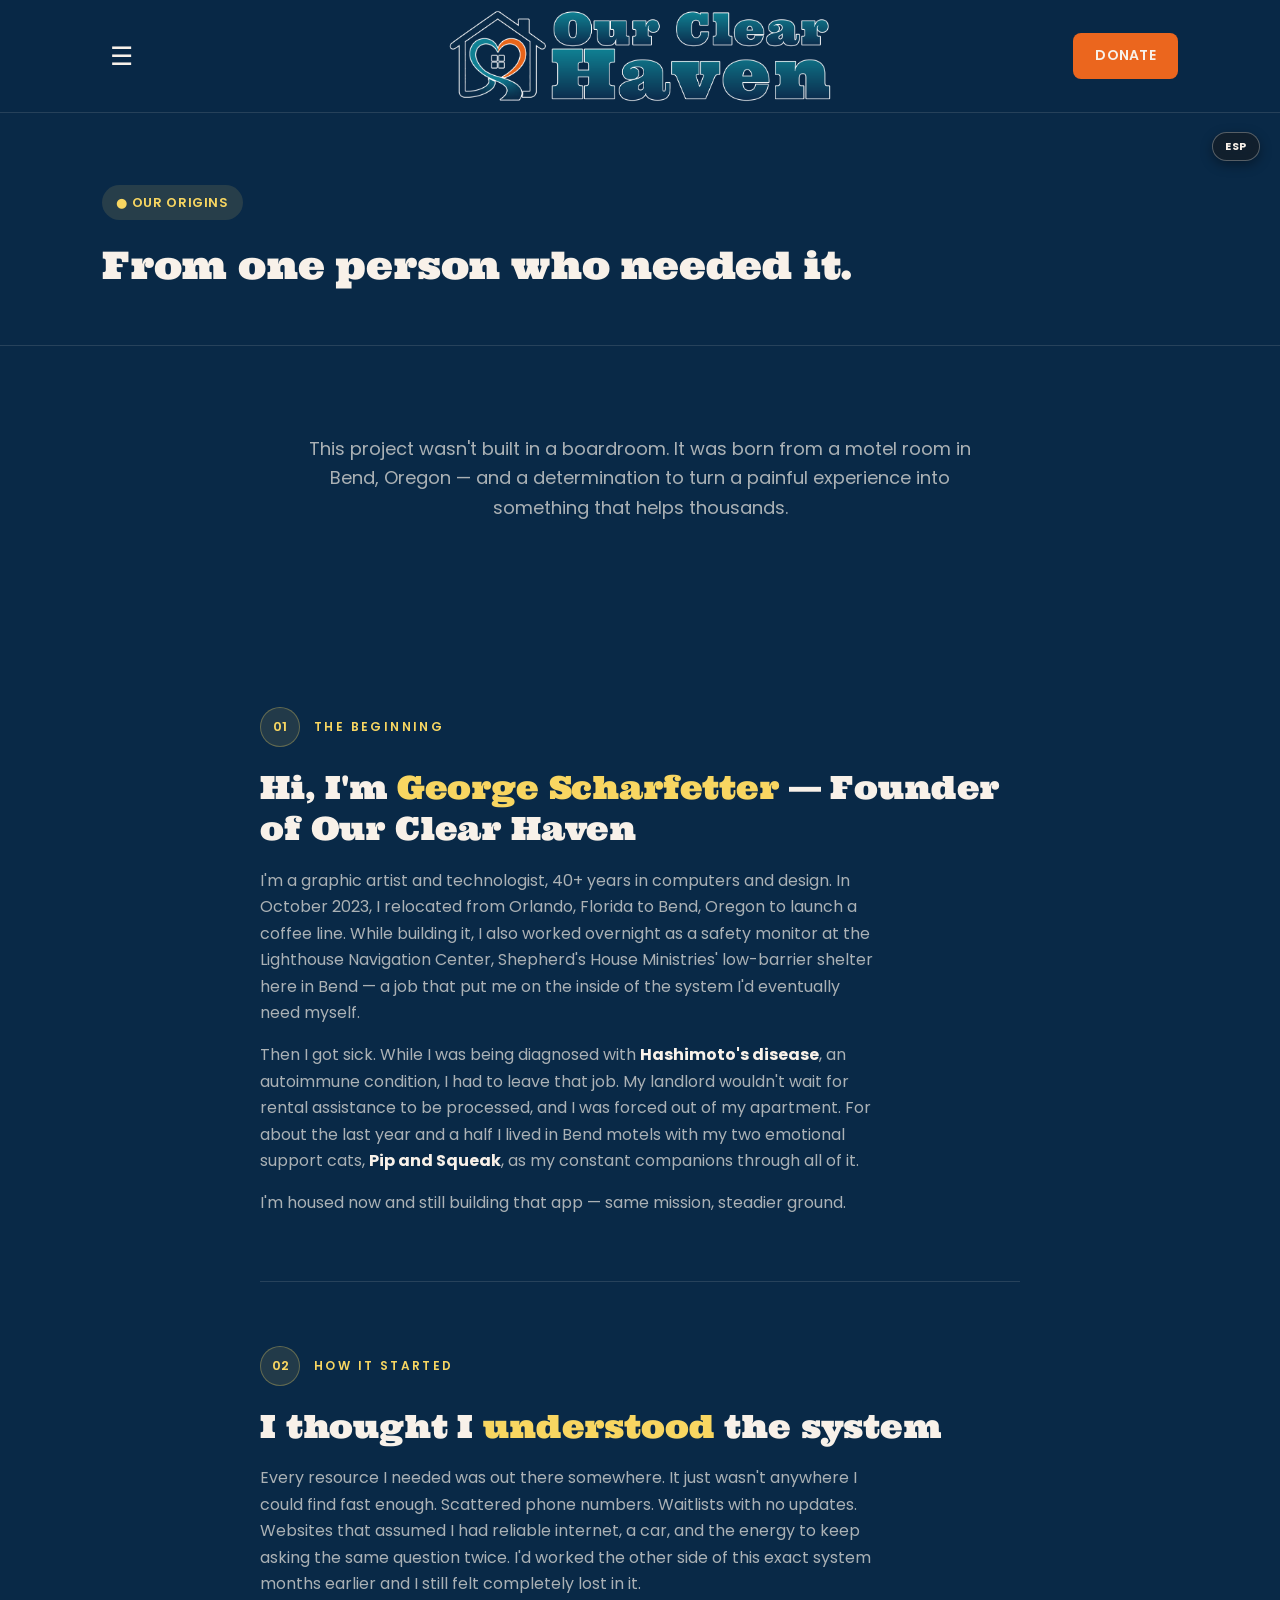
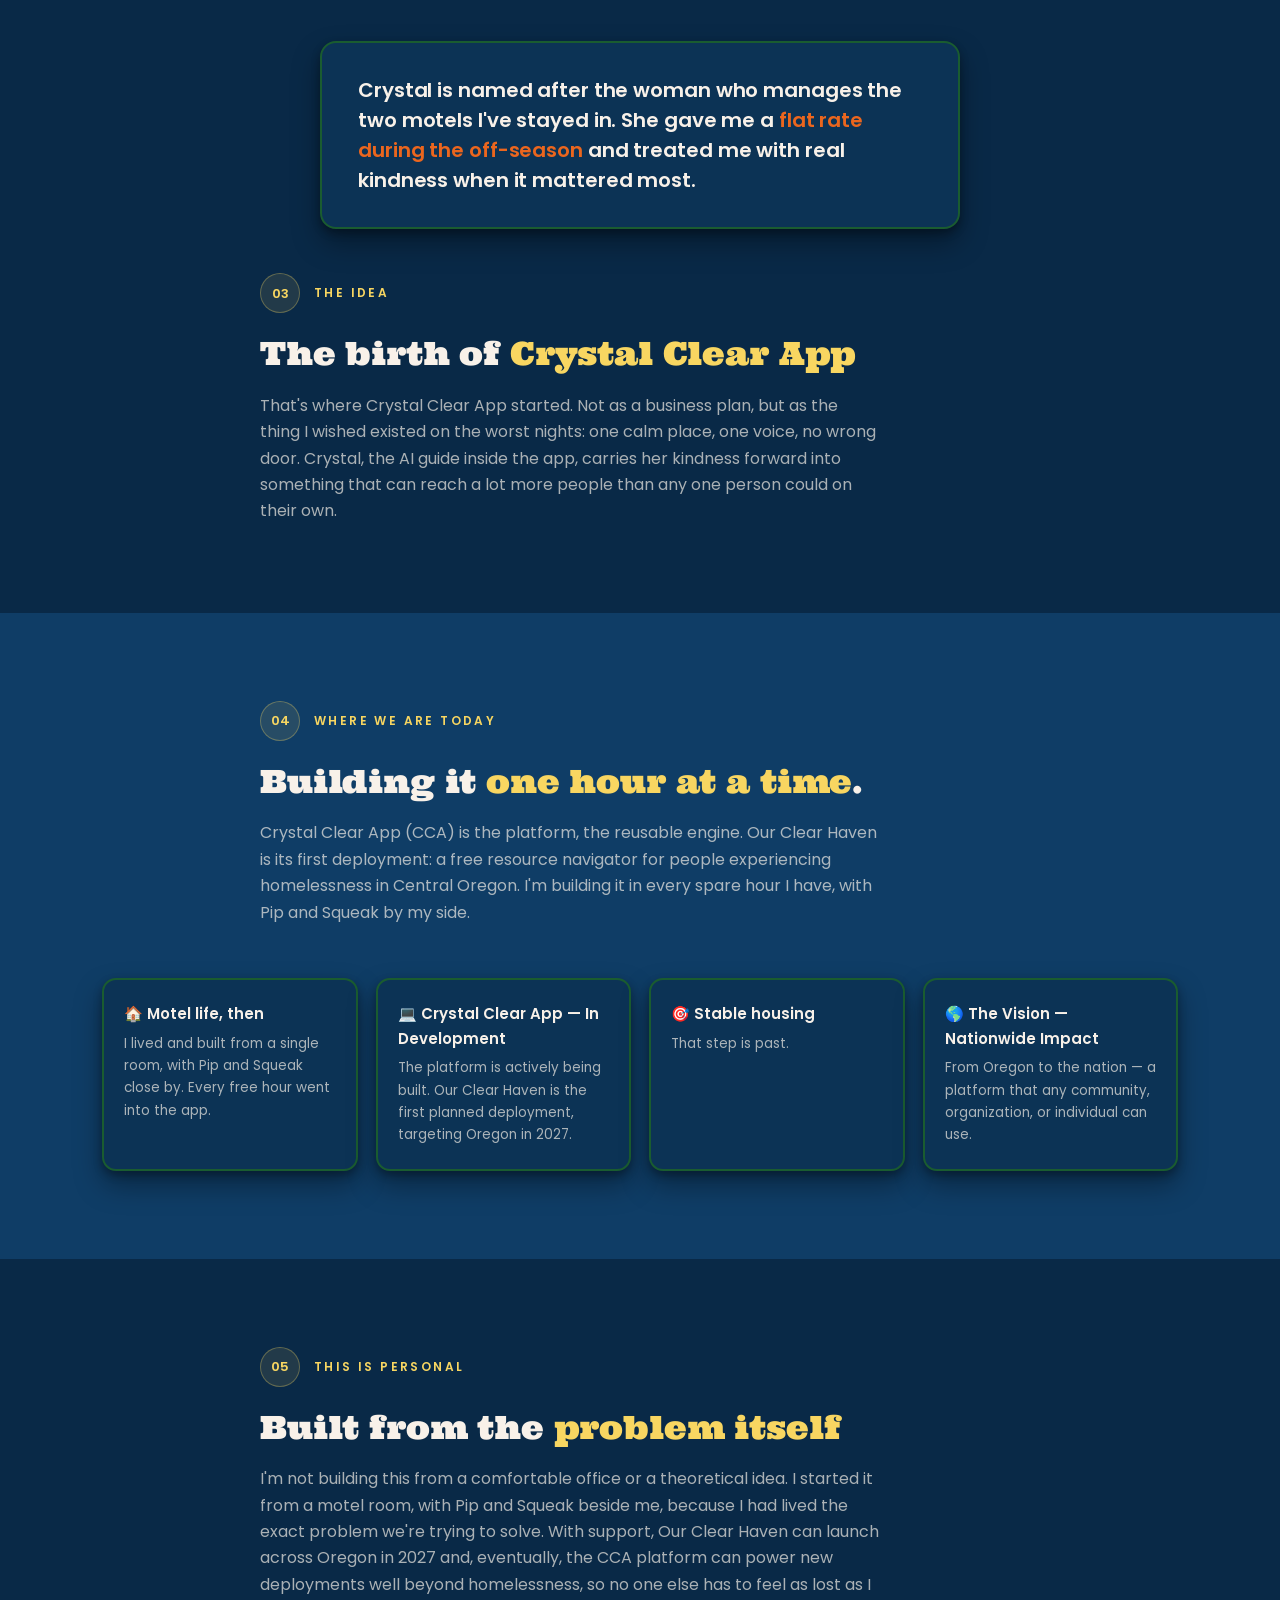
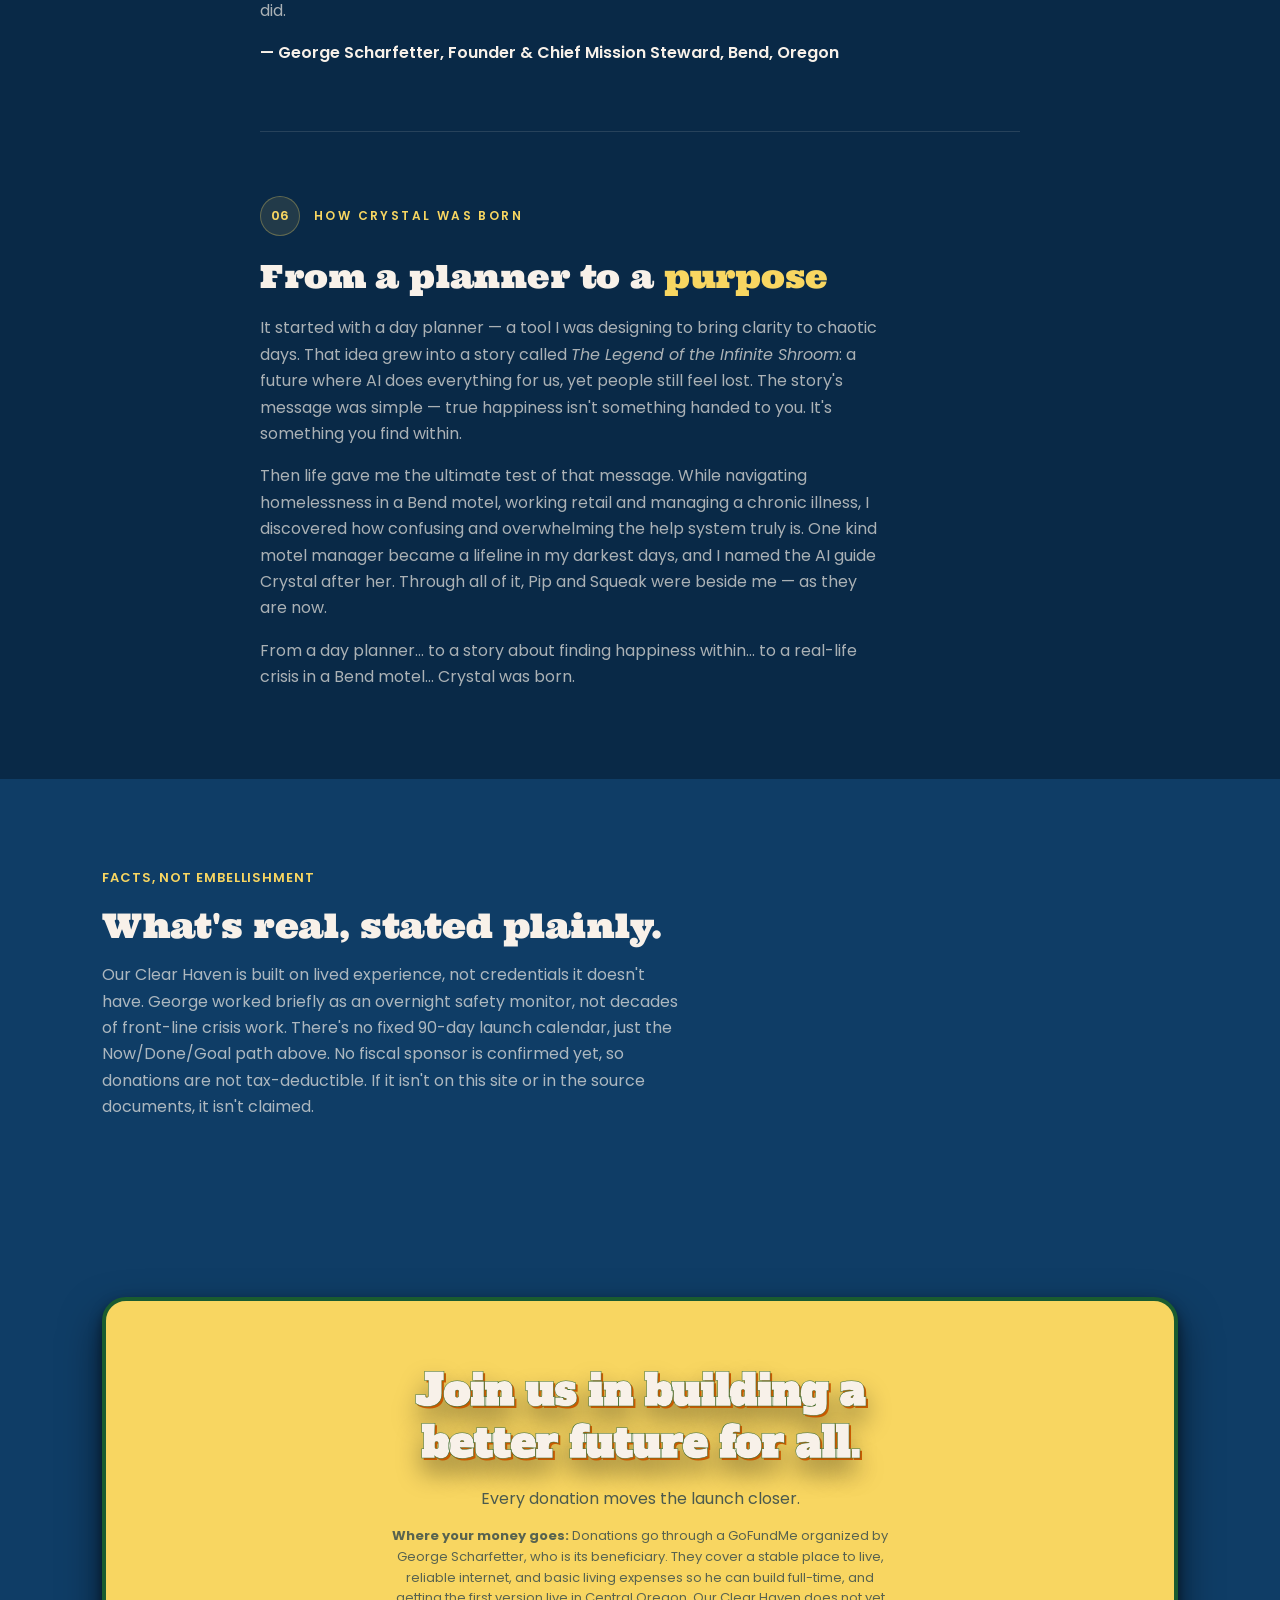
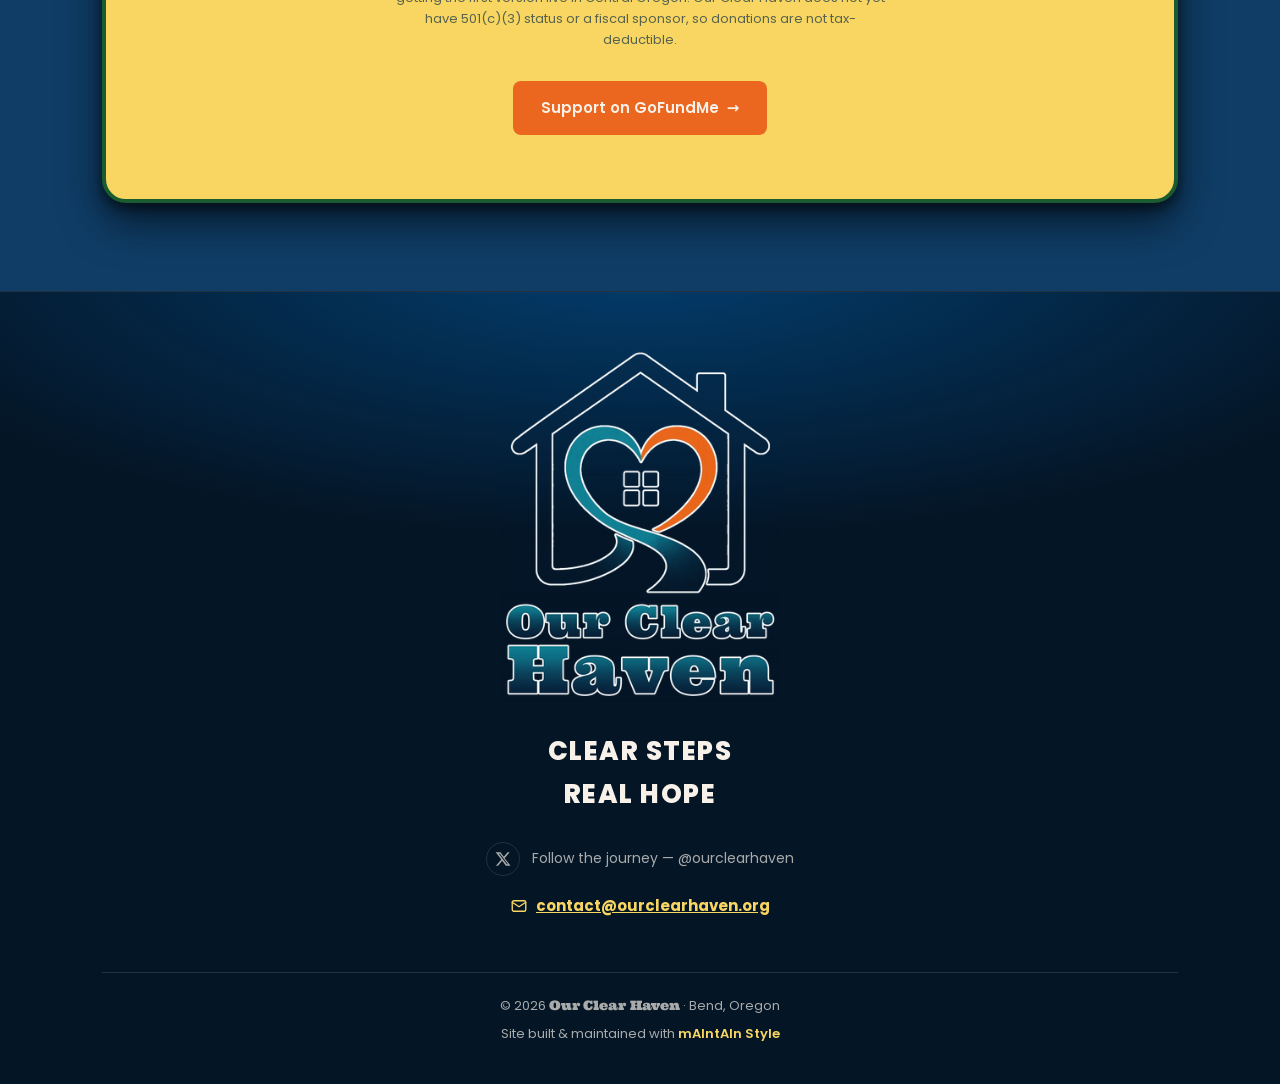
<file: our-story.html>
<!DOCTYPE html>
<html lang="en">
<head>
<meta charset="UTF-8">
<meta name="viewport" content="width=device-width, initial-scale=1">
<link rel="icon" type="image/png" sizes="96x96" href="favicon.png">
<link rel="shortcut icon" href="favicon.ico">
<title>Our Origins — Our Clear Haven</title>
<meta name="description" content="How Our Clear Haven began: George Scharfetter's own experience with homelessness, and why Crystal Clear App exists.">
<meta name="robots" content="index, follow">
<link rel="canonical" href="https://ourclearhaven.org/our-story.html">
<meta property="og:type" content="website">
<meta property="og:url" content="https://ourclearhaven.org/our-story.html">
<meta property="og:title" content="Our Origins &mdash; Our Clear Haven">
<meta property="og:description" content="How Our Clear Haven began: George Scharfetter's own experience with homelessness, and why Crystal Clear App exists.">
<meta property="og:image" content="https://ourclearhaven.org/og-image-v2.png">
<meta property="og:image:width" content="1200">
<meta property="og:image:height" content="630">
<meta property="og:image:alt" content="Our Clear Haven logo with the words Clear steps. Real hope.">
<meta name="twitter:card" content="summary_large_image">
<meta name="twitter:title" content="Our Origins &mdash; Our Clear Haven">
<meta name="twitter:description" content="How Our Clear Haven began: George Scharfetter's own experience with homelessness, and why Crystal Clear App exists.">
<meta name="twitter:image" content="https://ourclearhaven.org/og-image-v2.png">
<link rel="preconnect" href="https://fonts.googleapis.com">
<link rel="preconnect" href="https://fonts.gstatic.com" crossorigin>
<link href="https://fonts.googleapis.com/css2?family=Poppins:wght@300;400;500;600;700;900&family=Alfa+Slab+One&family=Ultra&display=swap" rel="stylesheet">
<link rel="stylesheet" href="style.css">
<script src="lang-toggle.js" defer></script>
<style>
  .story-lede{max-width:64ch;margin:0 auto 8px;font-size:18px;color:var(--cream-dim);text-align:center}
</style>
</head>
<body>

<nav>
  <div class="wrap">
    <a class="nav-logo" href="index.html"><img src="logo-nav.png" alt="Our Clear Haven"></a>
    <div class="navlinks">
      <a href="crystal-clear-app.html">Crystal Clear App</a>
      <a href="dual-board.html" data-es="Junta Dual">Dual Board</a>
      <a href="our-story.html" class="active" data-es="Nuestros Orígenes">Our Origins</a>
      <a href="resources.html" data-es="Recursos">Resources</a>
      <a href="get-involved.html" data-es="Participa">Get Involved</a>
      <a href="grande-grand.html" data-es="Club de Fundadores">Founders Club</a>
    </div>
    <a class="navcta" href="https://www.gofundme.com/f/build-our-clear-haven-ai-for-homeless-help" target="_blank" rel="noopener" data-es="Donar">Donate</a>
    <button class="hamburger" onclick="document.getElementById('mm').classList.toggle('open')" aria-label="Menu">&#9776;</button>
    <div class="mobile-menu" id="mm">
      <a href="crystal-clear-app.html">Crystal Clear App</a>
      <a href="dual-board.html" data-es="Junta Dual">Dual Board</a>
      <a href="our-story.html" class="active" data-es="Nuestros Orígenes">Our Origins</a>
      <a href="resources.html" data-es="Recursos">Resources</a>
      <a href="get-involved.html" data-es="Participa">Get Involved</a>
      <a href="grande-grand.html" data-es="Club de Fundadores">Founders Club</a>
      <a class="navcta" href="https://www.gofundme.com/f/build-our-clear-haven-ai-for-homeless-help" target="_blank" rel="noopener" data-es="Donar">Donate</a>
    </div>
  </div>
</nav>
<button class="lang-toggle" id="langToggle" type="button" aria-label="Switch language">ESP</button>

<section class="page-hero">
  <div class="wrap">
    <span class="kicker" data-es="&#9679; Nuestros Orígenes">&#9679; Our Origins</span>
    <h1 style="font-size:clamp(26px,3.4vw,38px);max-width:28ch" data-es="De una persona que lo necesitaba.">From one person who needed it.</h1>
  </div>
</section>

<section>
  <div class="wrap">
    <p class="story-lede reveal" data-es="Este proyecto no se construyó en una sala de juntas. Nació en una habitación de motel en Bend, Oregon — con la determinación de convertir una experiencia dolorosa en algo que ayude a miles de personas.">This project wasn't built in a boardroom. It was born from a motel room in Bend, Oregon &mdash; and a determination to turn a painful experience into something that helps thousands.</p>
  </div>
</section>

<section>
  <div class="wrap">

    <div class="chapter reveal">
      <div class="chapter-head"><div class="chapter-num">01</div><span class="chapter-tag" data-es="El Comienzo">The Beginning</span></div>
      <h2 data-es-html="Hola, soy <span class=&quot;accent&quot;>George Scharfetter</span> — Fundador de Our Clear Haven">Hi, I'm <span class="accent">George Scharfetter</span> &mdash; Founder of Our Clear Haven</h2>
      <p data-es="Soy artista gráfico y tecnólogo, con más de 40 años en computación y diseño. En octubre de 2023 me mudé de Orlando, Florida a Bend, Oregon para lanzar una línea de café. Mientras la construía, también trabajé de noche como monitor de seguridad en el Lighthouse Navigation Center, el refugio de bajo umbral de Shepherd's House Ministries aquí en Bend — un trabajo que me puso del lado interno del sistema que eventualmente yo mismo necesitaría.">I'm a graphic artist and technologist, 40+ years in computers and design. In October 2023, I relocated from Orlando, Florida to Bend, Oregon to launch a coffee line. While building it, I also worked overnight as a safety monitor at the Lighthouse Navigation Center, Shepherd's House Ministries' low-barrier shelter here in Bend &mdash; a job that put me on the inside of the system I'd eventually need myself.</p>
      <p data-es-html="Entonces me enfermé. Mientras me diagnosticaban la <strong>enfermedad de Hashimoto</strong>, una condición autoinmune, tuve que dejar ese trabajo. Mi arrendador no quiso esperar a que se procesara la asistencia de renta, y me vi forzado a dejar mi apartamento. Durante casi el último año y medio viví en moteles en Bend con mis dos gatos de apoyo emocional, <strong>Pip y Squeak</strong>, como mis compañeros constantes en todo esto.">Then I got sick. While I was being diagnosed with <strong>Hashimoto's disease</strong>, an autoimmune condition, I had to leave that job. My landlord wouldn't wait for rental assistance to be processed, and I was forced out of my apartment. For about the last year and a half I lived in Bend motels with my two emotional support cats, <strong>Pip and Squeak</strong>, as my constant companions through all of it.</p>
      <p data-es="Ahora tengo vivienda y sigo construyendo esa app — la misma misión, en terreno más firme.">I'm housed now and still building that app — same mission, steadier ground.</p>
    </div>

    <div class="chapter reveal">
      <div class="chapter-head"><div class="chapter-num">02</div><span class="chapter-tag" data-es="Cómo Empezó">How It Started</span></div>
      <h2 data-es-html="Creí que <span class=&quot;accent&quot;>entendía</span> el sistema">I thought I <span class="accent">understood</span> the system</h2>
      <p data-es="Cada recurso que necesitaba estaba ahí afuera, en algún lugar. Simplemente no estaba en ningún lugar donde pudiera encontrarlo a tiempo. Números de teléfono dispersos. Listas de espera sin actualizaciones. Sitios web que asumían que yo tenía internet confiable, un auto, y la energía para seguir haciendo la misma pregunta dos veces. Yo había trabajado del otro lado de este mismo sistema meses antes, y aun así me sentía completamente perdido en él.">Every resource I needed was out there somewhere. It just wasn't anywhere I could find fast enough. Scattered phone numbers. Waitlists with no updates. Websites that assumed I had reliable internet, a car, and the energy to keep asking the same question twice. I'd worked the other side of this exact system months earlier and I still felt completely lost in it.</p>
    </div>

    <div class="quote-card reveal">
      <p data-es-html="Crystal lleva el nombre de la mujer que administra los dos moteles en los que me he hospedado. Ella me dio una <span>tarifa fija durante la temporada baja</span> y me trató con verdadera amabilidad cuando más lo necesitaba.">Crystal is named after the woman who manages the two motels I've stayed in. She gave me a <span>flat rate during the off-season</span> and treated me with real kindness when it mattered most.</p>
    </div>

    <div class="chapter reveal">
      <div class="chapter-head"><div class="chapter-num">03</div><span class="chapter-tag" data-es="La Idea">The Idea</span></div>
      <h2 data-es-html="El nacimiento de <span class=&quot;accent&quot;>Crystal Clear App</span>">The birth of <span class="accent">Crystal Clear App</span></h2>
      <p data-es="Ahí fue donde comenzó Crystal Clear App. No como un plan de negocios, sino como lo que deseaba que existiera en las peores noches: un solo lugar tranquilo, una sola voz, ninguna puerta equivocada. Crystal, la guía de IA dentro de la app, lleva su amabilidad hacia algo que puede llegar a muchas más personas de las que una sola persona podría alcanzar por su cuenta.">That's where Crystal Clear App started. Not as a business plan, but as the thing I wished existed on the worst nights: one calm place, one voice, no wrong door. Crystal, the AI guide inside the app, carries her kindness forward into something that can reach a lot more people than any one person could on their own.</p>
    </div>

  </div>
</section>

<section class="sec-panel">
  <div class="wrap">
    <div class="chapter reveal">
      <div class="chapter-head"><div class="chapter-num">04</div><span class="chapter-tag" data-es="Dónde Estamos Hoy">Where We Are Today</span></div>
      <h2 data-es-html="Construyéndolo <span class=&quot;accent&quot;>una hora a la vez</span>.">Building it <span class="accent">one hour at a time</span>.</h2>
      <p data-es="Crystal Clear App (CCA) es la plataforma, el motor reutilizable. Our Clear Haven es su primer despliegue: un navegador de recursos gratuito para personas sin hogar en el Centro de Oregon. Lo estoy construyendo en cada hora libre que tengo, con Pip y Squeak a mi lado.">Crystal Clear App (CCA) is the platform, the reusable engine. Our Clear Haven is its first deployment: a free resource navigator for people experiencing homelessness in Central Oregon. I'm building it in every spare hour I have, with Pip and Squeak by my side.</p>
    </div>
    <div class="feature-grid reveal">
      <div class="fcard"><h4 data-es-html="&#127968; Vida de motel, entonces">&#127968; Motel life, then</h4><p data-es="Viví y construí desde una sola habitación, con Pip y Squeak cerca. Cada hora libre fue para la app.">I lived and built from a single room, with Pip and Squeak close by. Every free hour went into the app.</p></div>
      <div class="fcard"><h4 data-es-html="&#128187; Crystal Clear App — En Desarrollo">&#128187; Crystal Clear App &mdash; In Development</h4><p data-es="La plataforma se está construyendo activamente. Our Clear Haven es el primer despliegue planeado, con meta en Oregon para 2027.">The platform is actively being built. Our Clear Haven is the first planned deployment, targeting Oregon in 2027.</p></div>
      <div class="fcard"><h4 data-es-html="&#127919; Vivienda estable">&#127919; Stable housing</h4><p data-es="Ese paso ya quedó atrás.">That step is past.</p></div>
      <div class="fcard"><h4 data-es-html="&#127758; La Visión — Impacto Nacional">&#127758; The Vision &mdash; Nationwide Impact</h4><p data-es="De Oregon a la nación — una plataforma que cualquier comunidad, organización o persona puede usar.">From Oregon to the nation &mdash; a platform that any community, organization, or individual can use.</p></div>
    </div>
  </div>
</section>

<section>
  <div class="wrap">

    <div class="chapter reveal">
      <div class="chapter-head"><div class="chapter-num">05</div><span class="chapter-tag" data-es="Esto Es Personal">This Is Personal</span></div>
      <h2 data-es-html="Construido a partir del <span class=&quot;accent&quot;>problema mismo</span>">Built from the <span class="accent">problem itself</span></h2>
      <p data-es="No estoy construyendo esto desde una oficina cómoda ni desde una idea teórica. Lo empecé desde una habitación de motel, con Pip y Squeak a mi lado, porque había vivido exactamente el problema que intentamos resolver. Con apoyo, Our Clear Haven puede lanzarse en todo Oregon en 2027 y, eventualmente, la plataforma CCA puede impulsar nuevos despliegues mucho más allá de la falta de vivienda, para que nadie más tenga que sentirse tan perdido como yo.">I'm not building this from a comfortable office or a theoretical idea. I started it from a motel room, with Pip and Squeak beside me, because I had lived the exact problem we're trying to solve. With support, Our Clear Haven can launch across Oregon in 2027 and, eventually, the CCA platform can power new deployments well beyond homelessness, so no one else has to feel as lost as I did.</p>
      <p style="color:var(--cream);font-weight:600" data-es="— George Scharfetter, Fundador y Guardián Principal de la Misión, Bend, Oregon">&mdash; George Scharfetter, Founder &amp; Chief Mission Steward, Bend, Oregon</p>
    </div>

    <div class="chapter reveal">
      <div class="chapter-head"><div class="chapter-num">06</div><span class="chapter-tag" data-es="Cómo Nació Crystal">How Crystal Was Born</span></div>
      <h2 data-es-html="De una agenda a un <span class=&quot;accent&quot;>propósito</span>">From a planner to a <span class="accent">purpose</span></h2>
      <p data-es-html="Comenzó con una agenda diaria — una herramienta que estaba diseñando para traer claridad a días caóticos. Esa idea creció hasta convertirse en una historia llamada <em>The Legend of the Infinite Shroom</em>: un futuro donde la IA hace todo por nosotros, y aun así la gente se siente perdida. El mensaje de la historia era simple — la verdadera felicidad no es algo que te entregan. Es algo que encuentras dentro de ti.">It started with a day planner &mdash; a tool I was designing to bring clarity to chaotic days. That idea grew into a story called <em>The Legend of the Infinite Shroom</em>: a future where AI does everything for us, yet people still feel lost. The story's message was simple &mdash; true happiness isn't something handed to you. It's something you find within.</p>
      <p data-es="Entonces la vida me dio la prueba definitiva de ese mensaje. Mientras enfrentaba la falta de vivienda en un motel de Bend, trabajando en retail y manejando una enfermedad crónica, descubrí lo confuso y abrumador que realmente es el sistema de ayuda. Una amable administradora de motel se convirtió en un salvavidas en mis días más oscuros, y nombré a la guía de IA Crystal en su honor. Durante todo esto, Pip y Squeak estuvieron a mi lado — como lo están ahora.">Then life gave me the ultimate test of that message. While navigating homelessness in a Bend motel, working retail and managing a chronic illness, I discovered how confusing and overwhelming the help system truly is. One kind motel manager became a lifeline in my darkest days, and I named the AI guide Crystal after her. Through all of it, Pip and Squeak were beside me &mdash; as they are now.</p>
      <p data-es="De una agenda… a una historia sobre encontrar la felicidad dentro de uno mismo… a una crisis real en un motel de Bend… así nació Crystal.">From a day planner&hellip; to a story about finding happiness within&hellip; to a real-life crisis in a Bend motel&hellip; Crystal was born.</p>
    </div>

  </div>
</section>

<section class="sec-panel">
  <div class="wrap">
    <div class="sec-head reveal">
      <div class="eyebrow" data-es="Hechos, sin adornos">Facts, not embellishment</div>
      <h2 style="max-width:26ch" data-es="Lo que es real, dicho con claridad.">What's real, stated plainly.</h2>
      <p data-es="Our Clear Haven está construido sobre experiencia vivida, no sobre credenciales que no tiene. George trabajó brevemente como monitor de seguridad nocturno, no décadas de trabajo de primera línea en crisis. No hay un calendario fijo de lanzamiento a 90 días, solo la ruta Ahora/Hecho/Meta de arriba. Aún no hay un patrocinador fiscal confirmado, así que las donaciones no son deducibles de impuestos. Si no está en este sitio o en los documentos fuente, no se afirma.">Our Clear Haven is built on lived experience, not credentials it doesn't have. George worked briefly as an overnight safety monitor, not decades of front-line crisis work. There's no fixed 90-day launch calendar, just the Now/Done/Goal path above. No fiscal sponsor is confirmed yet, so donations are not tax-deductible. If it isn't on this site or in the source documents, it isn't claimed.</p>
    </div>
  </div>
</section>

<section class="sec-panel">
  <div class="wrap">
    <div class="cta-band reveal">
      <h2 data-es="Únete a construir un futuro mejor para todos.">Join us in building a better future for all.</h2>
      <p data-es="Cada donación acerca más el lanzamiento.">Every donation moves the launch closer.</p>
      <p class="donor-note" style="font-size:13px;line-height:1.6;opacity:.92;max-width:62ch;margin:14px auto 20px" data-es-html="<strong>Adónde va tu dinero:</strong> Las donaciones se hacen a través de un GoFundMe organizado por George Scharfetter, quien es su beneficiario. Cubren un lugar estable para vivir, internet confiable y gastos básicos de vida para que pueda dedicarse a construir a tiempo completo, y lanzar la primera versión en el Centro de Oregon. Our Clear Haven todavía no tiene estatus 501(c)(3) ni un patrocinador fiscal, por lo que las donaciones no son deducibles de impuestos."><strong>Where your money goes:</strong> Donations go through a GoFundMe organized by George Scharfetter, who is its beneficiary. They cover a stable place to live, reliable internet, and basic living expenses so he can build full-time, and getting the first version live in Central Oregon. Our Clear Haven does not yet have 501(c)(3) status or a fiscal sponsor, so donations are not tax-deductible.</p>
      <div class="hero-ctas">
        <a class="btn btn-primary" href="https://www.gofundme.com/f/build-our-clear-haven-ai-for-homeless-help" target="_blank" rel="noopener" data-es-html="Apoya en GoFundMe <span class=&quot;arrow&quot;>&rarr;</span>">Support on GoFundMe <span class="arrow">&rarr;</span></a>
      </div>
    </div>
  </div>
</section>

<section class="logo-divider">
  <img src="logo-stacked-footer.png" alt="Our Clear Haven">
</section>

<footer>
  <div class="wrap">
    <p class="foot-tag" data-es-html="Pasos Claros&lt;br&gt;Esperanza Real">Clear Steps<br>Real Hope</p>
    <div class="foot-social">
      <a href="https://x.com/ourclearhaven" target="_blank" rel="noopener" aria-label="Our Clear Haven on X"><svg viewBox="0 0 24 24" fill="currentColor" aria-hidden="true"><path d="M18.9 2H22l-7.6 8.7L23.3 22h-7l-5.5-7.2L4.5 22H1.4l8.1-9.3L1 2h7.2l5 6.6L18.9 2zm-1.2 18h1.7L7.4 4H5.6l12.1 16z"/></svg></a>
      <span data-es="Sigue el camino &mdash; @ourclearhaven">Follow the journey &mdash; @ourclearhaven</span>
    </div>
    <a class="foot-email" href="mailto:contact@ourclearhaven.org"><svg viewBox="0 0 24 24" fill="none" stroke="currentColor" stroke-width="1.8" stroke-linecap="round" stroke-linejoin="round"><rect x="3" y="5" width="18" height="14" rx="2"/><path d="M3 7l9 6 9-6"/></svg><span>contact@ourclearhaven.org</span></a>
    <div class="foot-bottom">
      <span>&copy; 2026 <span class="logo-text">Our Clear Haven</span> &middot; Bend, Oregon</span>
      <span data-es-html="Sitio creado y mantenido con <a href=&quot;https://maintain.style&quot; target=&quot;_blank&quot; rel=&quot;noopener&quot;>mAIntAIn Style</a>">Site built &amp; maintained with <a href="https://maintain.style" target="_blank" rel="noopener">mAIntAIn Style</a></span>
    </div>
  </div>
</footer>

<button class="totop" id="totop" aria-label="Back to top" onclick="window.scrollTo({top:0,behavior:'smooth'})"><img src="compass-icon.svg" alt=""></button>

<script>
  document.addEventListener('click', function(e){
    var menu = document.getElementById('mm');
    var btn = document.querySelector('.hamburger');
    if (menu && menu.classList.contains('open') && !menu.contains(e.target) && !btn.contains(e.target)) menu.classList.remove('open');
  });

  const items = document.querySelectorAll('.reveal');
  const io = new IntersectionObserver((entries) => {
    entries.forEach(e => { if (e.isIntersecting) { e.target.classList.add('in'); io.unobserve(e.target); } });
  }, { threshold: 0.12 });
  items.forEach(i => io.observe(i));

  const totop = document.getElementById('totop');
  window.addEventListener('scroll', () => {
    if (window.scrollY > 400) totop.classList.add('show'); else totop.classList.remove('show');
  });

  document.querySelectorAll('.btn,.navcta,.hamburger').forEach(btn => {
    btn.addEventListener('click', e => {
      const rect = btn.getBoundingClientRect();
      const size = Math.max(rect.width, rect.height);
      const r = document.createElement('span');
      r.className = 'ripple';
      r.style.width = r.style.height = size + 'px';
      r.style.left = (e.clientX - rect.left - size / 2) + 'px';
      r.style.top = (e.clientY - rect.top - size / 2) + 'px';
      btn.appendChild(r);
      setTimeout(() => r.remove(), 650);
    });
  });
</script>

</body>
</html>
</file>
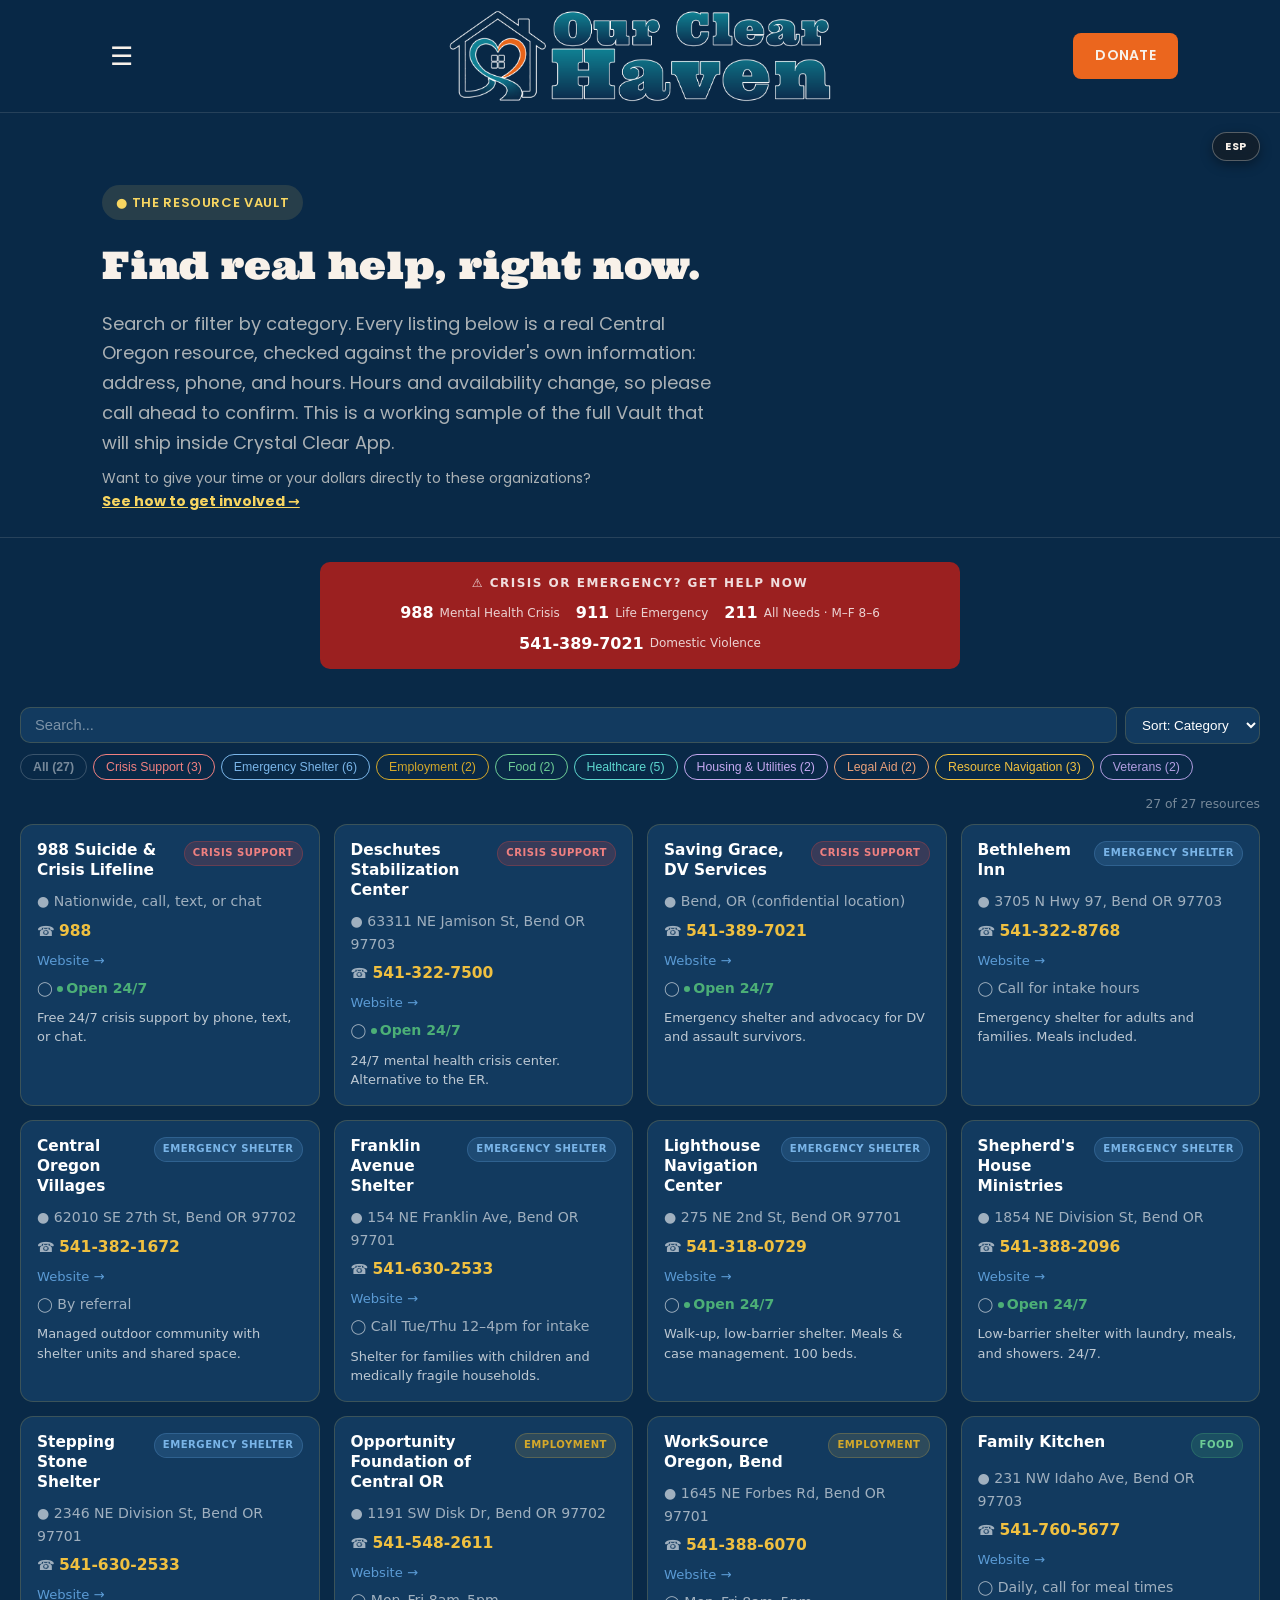
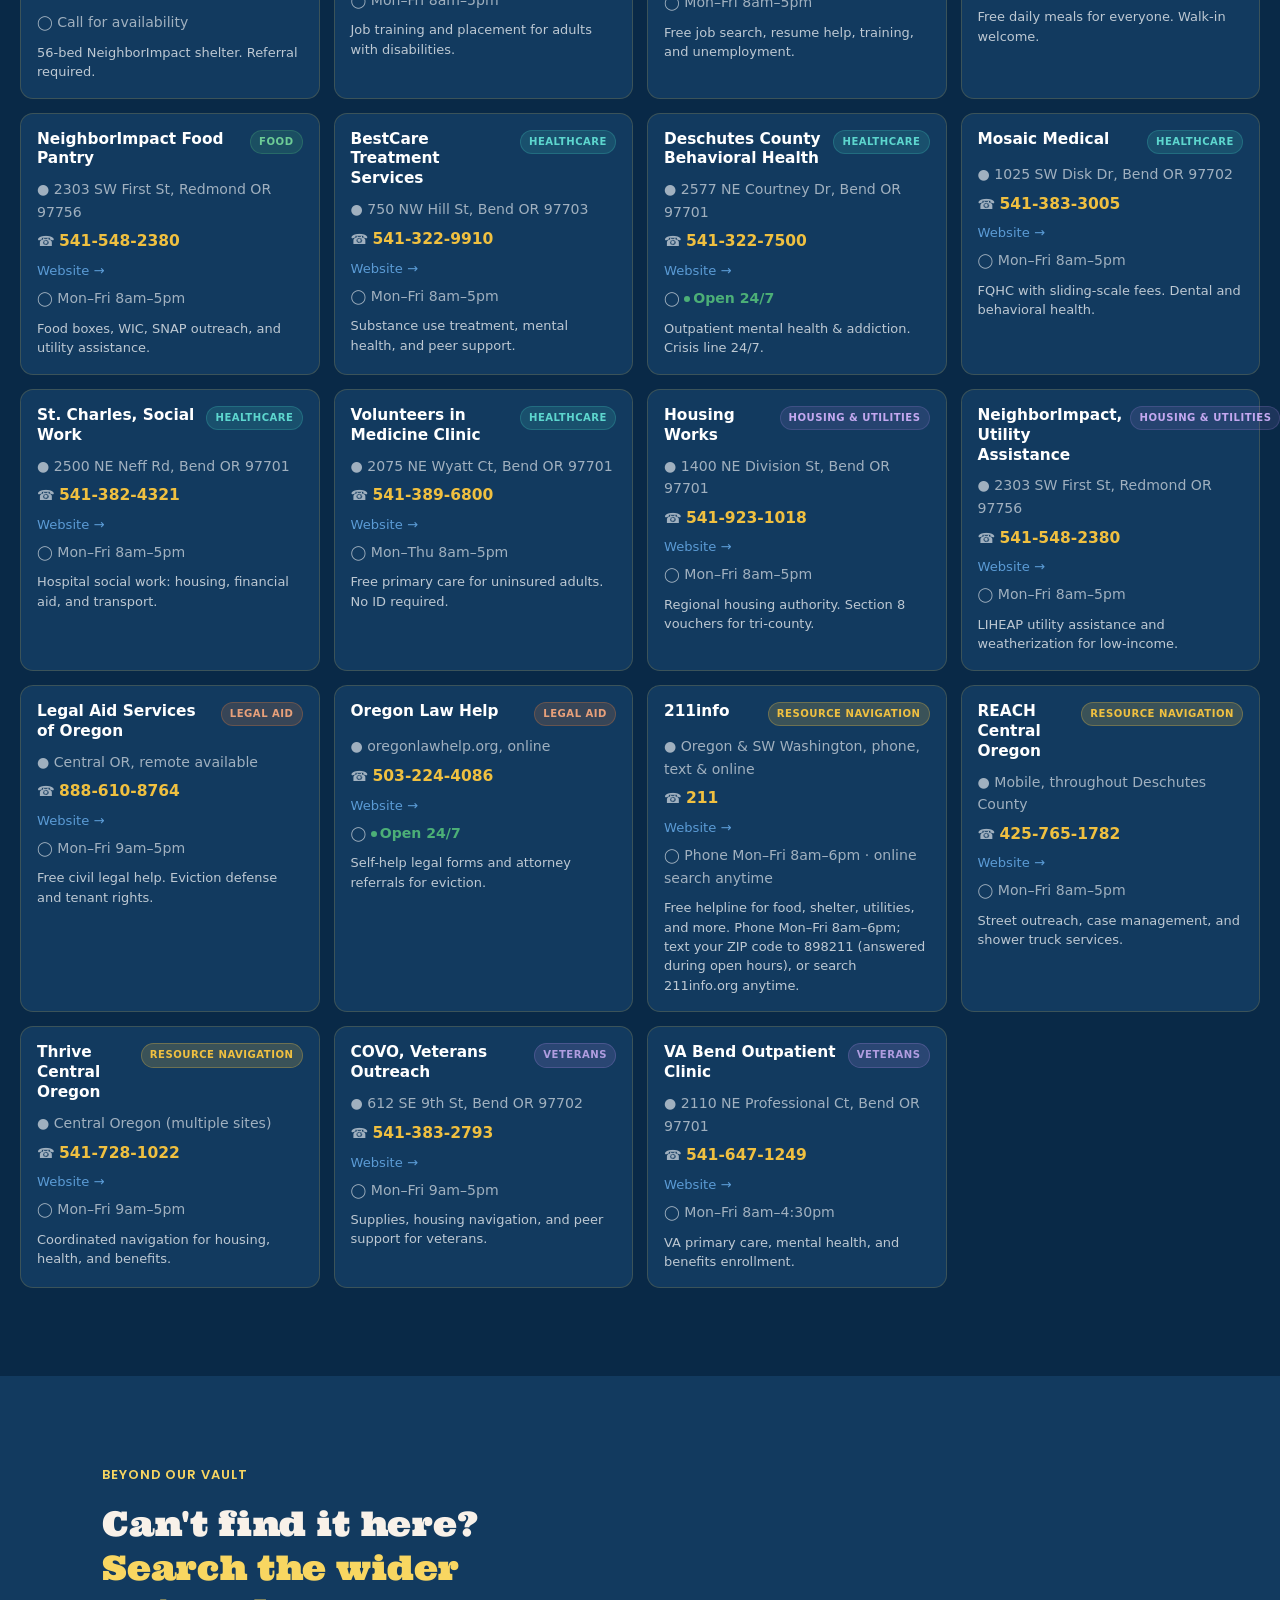
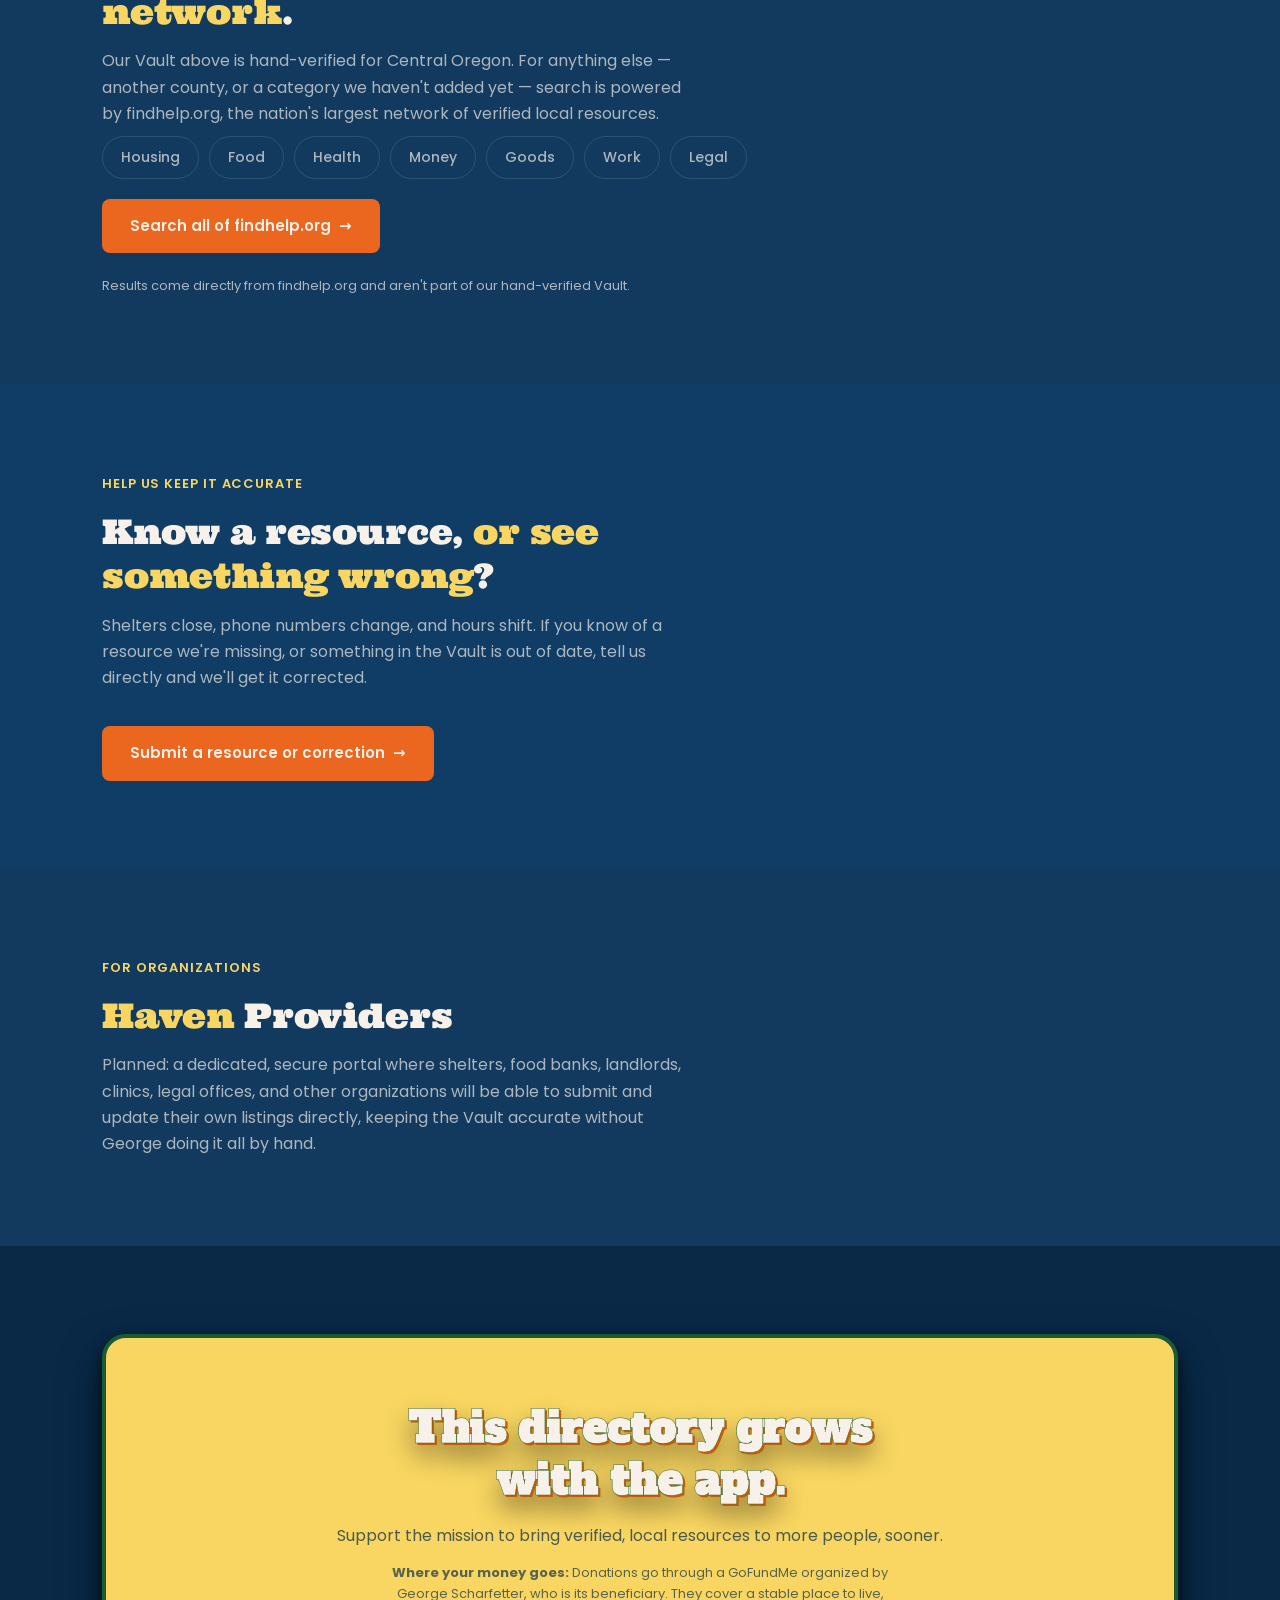
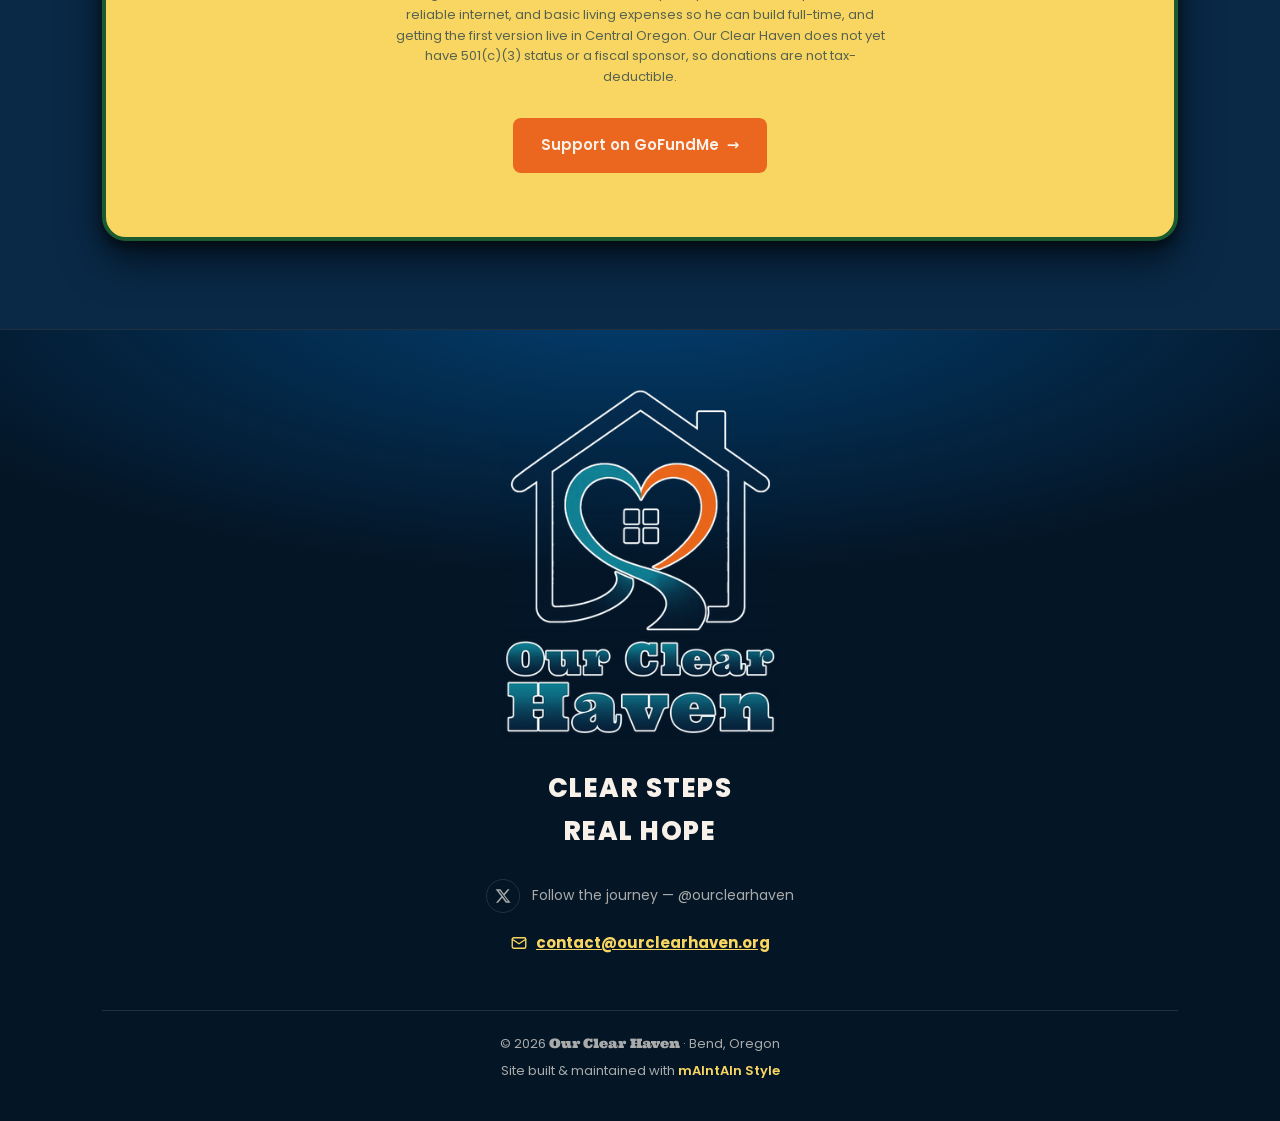
<file: resources.html>
<!DOCTYPE html>
<html lang="en">
<head>
<meta charset="UTF-8">
<meta name="viewport" content="width=device-width, initial-scale=1">
<link rel="icon" type="image/png" sizes="96x96" href="favicon.png">
<link rel="shortcut icon" href="favicon.ico">
<title>Resources &mdash; Our Clear Haven</title>
<meta name="description" content="The Resource Vault behind Crystal Clear App: search and filter verified, local resources for housing, food, crisis support, legal aid, jobs, and more across Central Oregon.">
<meta name="robots" content="index, follow">
<link rel="canonical" href="https://ourclearhaven.org/resources.html">
<meta property="og:type" content="website">
<meta property="og:url" content="https://ourclearhaven.org/resources.html">
<meta property="og:title" content="Resources &mdash; Our Clear Haven">
<meta property="og:description" content="The Resource Vault behind Crystal Clear App: search and filter verified, local resources for housing, food, crisis support, legal aid, jobs, and more across Central Oregon.">
<meta property="og:image" content="https://ourclearhaven.org/og-image-v2.png">
<meta property="og:image:width" content="1200">
<meta property="og:image:height" content="630">
<meta property="og:image:alt" content="Our Clear Haven logo with the words Clear steps. Real hope.">
<meta name="twitter:card" content="summary_large_image">
<meta name="twitter:title" content="Resources &mdash; Our Clear Haven">
<meta name="twitter:description" content="The Resource Vault behind Crystal Clear App: search and filter verified, local resources for housing, food, crisis support, legal aid, jobs, and more across Central Oregon.">
<meta name="twitter:image" content="https://ourclearhaven.org/og-image-v2.png">
<link rel="preconnect" href="https://fonts.googleapis.com">
<link rel="preconnect" href="https://fonts.gstatic.com" crossorigin>
<link href="https://fonts.googleapis.com/css2?family=Poppins:wght@300;400;500;600;700;900&family=Alfa+Slab+One&family=Ultra&display=swap" rel="stylesheet">
<link rel="stylesheet" href="style.css">
<script src="lang-toggle.js" defer></script>
</head>
<body>

<nav>
  <div class="wrap">
    <a class="nav-logo" href="index.html"><img src="logo-nav.png" alt="Our Clear Haven"></a>
    <div class="navlinks">
      <a href="crystal-clear-app.html">Crystal Clear App</a>
      <a href="dual-board.html" data-es="Junta Dual">Dual Board</a>
      <a href="our-story.html" data-es="Nuestros Orígenes">Our Origins</a>
      <a href="resources.html" class="active" data-es="Recursos">Resources</a>
      <a href="get-involved.html" data-es="Participa">Get Involved</a>
      <a href="grande-grand.html" data-es="Club de Fundadores">Founders Club</a>
    </div>
    <a class="navcta" href="https://www.gofundme.com/f/build-our-clear-haven-ai-for-homeless-help" target="_blank" rel="noopener" data-es="Donar">Donate</a>
    <button class="hamburger" onclick="document.getElementById('mm').classList.toggle('open')" aria-label="Menu">&#9776;</button>
    <div class="mobile-menu" id="mm">
      <a href="crystal-clear-app.html">Crystal Clear App</a>
      <a href="dual-board.html" data-es="Junta Dual">Dual Board</a>
      <a href="our-story.html" data-es="Nuestros Orígenes">Our Origins</a>
      <a href="resources.html" class="active" data-es="Recursos">Resources</a>
      <a href="get-involved.html" data-es="Participa">Get Involved</a>
      <a href="grande-grand.html" data-es="Club de Fundadores">Founders Club</a>
      <a class="navcta" href="https://www.gofundme.com/f/build-our-clear-haven-ai-for-homeless-help" target="_blank" rel="noopener" data-es="Donar">Donate</a>
    </div>
  </div>
</nav>
<button class="lang-toggle" id="langToggle" type="button" aria-label="Switch language">ESP</button>

<section class="page-hero" style="padding-bottom:24px">
  <div class="wrap">
    <span class="kicker" data-es="&#9679; El Resource Vault">&#9679; The Resource Vault</span>
    <h1 style="font-size:clamp(26px,3.4vw,38px);max-width:28ch" data-es="Encuentra ayuda real, ahora mismo.">Find real help, right now.</h1>
    <p class="lede" data-es="Busca o filtra por categoría. Cada listado de abajo es un recurso real del Centro de Oregon, revisado con la información del propio proveedor: dirección, teléfono y horario. Los horarios y la disponibilidad cambian, así que llama antes de ir para confirmar. Esta es una muestra funcional del Vault completo que vendrá dentro de Crystal Clear App.">Search or filter by category. Every listing below is a real Central Oregon resource, checked against the provider's own information: address, phone, and hours. Hours and availability change, so please call ahead to confirm. This is a working sample of the full Vault that will ship inside Crystal Clear App.</p>
    <p class="lede" style="margin-top:10px;font-size:14px" data-es-html="¿Quieres dar tu tiempo o tu dinero directamente a estas organizaciones? <a href=&quot;get-involved.html&quot; style=&quot;color:var(--gold);font-weight:700&quot;>Mira cómo participar &rarr;</a>">Want to give your time or your dollars directly to these organizations? <a href="get-involved.html" style="color:var(--gold);font-weight:700">See how to get involved &rarr;</a></p>
  </div>
</section>

<style>.rw{background:#092947;min-height:100vh;font-family:'Segoe UI',system-ui,sans-serif;color:#fff;padding:24px 20px 48px}.rw *{box-sizing:border-box;margin:0;padding:0}.ctl{padding-top:20px;width:100%;margin:0 auto 14px;display:flex;flex-direction:column;gap:10px}.sr{display:flex;gap:8px}.sw{flex:1}#fws{width:100%;background:#123a5f;border:1px solid rgba(240,192,64,.18);border-radius:10px;padding:9px 14px;color:#fff;font-size:.92rem;outline:none}#fws:focus{border-color:rgba(240,192,64,.5)}#fws::placeholder{color:rgba(255,255,255,.45)}#fwt{background:#123a5f;border:1px solid rgba(240,192,64,.18);border-radius:10px;padding:9px 12px;color:#fff;font-size:.84rem;outline:none;cursor:pointer;flex-shrink:0}#fwt option{background:#453525}.fr{display:flex;flex-wrap:wrap;gap:6px}.chip{background:transparent;border:1px solid rgba(255,255,255,.2);border-radius:20px;padding:5px 12px;font-size:.77rem;cursor:pointer;color:rgba(255,255,255,.45);user-select:none}.chip:hover{color:#fff;border-color:#fff}.chip.active{font-weight:700}
.chip[data-cat="Emergency Shelter"]{color:#7ab5e8;border-color:#7ab5e8}.chip[data-cat="Emergency Shelter"].active{background:rgba(91,155,213,.2)}
.chip[data-cat="Food"]{color:#6dcc96;border-color:#6dcc96}.chip[data-cat="Food"].active{background:rgba(76,175,119,.2)}
.chip[data-cat="Healthcare"]{color:#5dd6ce;border-color:#5dd6ce}.chip[data-cat="Healthcare"].active{background:rgba(60,184,176,.2)}
.chip[data-cat="Crisis Support"]{color:#f08080;border-color:#f08080}.chip[data-cat="Crisis Support"].active{background:rgba(204,68,68,.2)}
.chip[data-cat="Legal Aid"]{color:#e8a07a;border-color:#e8a07a}.chip[data-cat="Legal Aid"].active{background:rgba(224,123,57,.2)}
.chip[data-cat="Housing & Utilities"]{color:#c4a8f0;border-color:#c4a8f0}.chip[data-cat="Housing & Utilities"].active{background:rgba(155,127,212,.2)}
.chip[data-cat="Resource Navigation"]{color:#F0C040;border-color:#F0C040}.chip[data-cat="Resource Navigation"].active{background:rgba(240,192,64,.2)}
.chip[data-cat="Employment"]{color:#d4a82a;border-color:#d4a82a}.chip[data-cat="Employment"].active{background:rgba(240,192,64,.15)}
.chip[data-cat="Veterans"]{color:#b09de0;border-color:#b09de0}.chip[data-cat="Veterans"].active{background:rgba(155,127,212,.2)}.rc{font-size:.77rem;color:rgba(255,255,255,.45);text-align:right;margin-bottom:10px}.grid{padding-bottom:40px;display:grid;grid-template-columns:repeat(auto-fill,minmax(290px,1fr));gap:14px}.card{background:#123a5f;border:1px solid rgba(240,192,64,.18);border-radius:13px;padding:16px;display:flex;flex-direction:column;gap:9px}.card.hidden{display:none}.ct{display:flex;justify-content:space-between;align-items:flex-start;gap:8px}.cn{font-size:.96rem;font-weight:700;flex:1;line-height:1.3}.cb{font-size:.63rem;font-weight:700;letter-spacing:.5px;text-transform:uppercase;padding:3px 8px;border-radius:20px;white-space:nowrap;flex-shrink:0}.bes{background:rgba(91,155,213,.18);color:#7ab5e8;border:1px solid rgba(91,155,213,.28)}.bf{background:rgba(76,175,119,.18);color:#6dcc96;border:1px solid rgba(76,175,119,.28)}.bcs{background:rgba(204,68,68,.2);color:#f08080;border:1px solid rgba(204,68,68,.32)}.bv{background:rgba(155,127,212,.18);color:#b09de0;border:1px solid rgba(155,127,212,.28)}.brn{background:rgba(240,192,64,.18);color:#F0C040;border:1px solid rgba(240,192,64,.28)}.bla{background:rgba(224,123,57,.18);color:#e8a07a;border:1px solid rgba(224,123,57,.28)}.bhc{background:rgba(60,184,176,.18);color:#5dd6ce;border:1px solid rgba(60,184,176,.28)}.bhu{background:rgba(155,127,212,.14);color:#c4a8f0;border:1px solid rgba(155,127,212,.22)}.bem{background:rgba(240,192,64,.12);color:#d4a82a;border:1px solid rgba(240,192,64,.22)}.cd{font-size:.88rem;color:rgba(255,255,255,.6);display:flex;flex-direction:column;gap:6px}.dr{line-height:1.6}.pl{color:#F0C040;text-decoration:none;font-weight:700;font-size:.97rem}.pl:hover{color:#c89a00}.wl{color:#5b9bd5;font-size:.82rem;text-decoration:none;font-weight:500;display:block;margin-top:6px;transition:color .2s ease}.wl:hover{color:#7ab5e8}.wl .arrow{display:inline-block;transition:transform .25s cubic-bezier(.34,1.56,.64,1)}.wl:hover .arrow{transform:translateX(4px)}.t{font-size:.65rem;color:rgba(255,255,255,.4)}.desc{font-size:.81rem;color:rgba(255,255,255,.72);line-height:1.5}.h247{color:#4caf77;font-weight:600}.dot{width:6px;height:6px;border-radius:50%;background:#4caf77;display:inline-block;margin-right:3px;vertical-align:middle;animation:pulse 2s infinite}@keyframes pulse{0%,100%{opacity:1}50%{opacity:.3}}.nores{display:none;text-align:center;padding:48px;color:rgba(255,255,255,.45);font-size:.9rem;grid-column:1/-1}@media(max-width:500px){.sr{flex-direction:column}#fwt{width:100%}}</style>
<div class="rw">
<style>
.cb-b{background:#9b2020;border-radius:10px;padding:12px 20px;margin:0 auto 18px;max-width:640px;text-align:center;font-family:'Segoe UI',system-ui,sans-serif}
.cb-t{display:block;font-size:.75rem;font-weight:700;letter-spacing:1.5px;text-transform:uppercase;color:#fff;opacity:.85;margin-bottom:6px}
.cb-n{display:flex;flex-wrap:wrap;justify-content:center;gap:4px 16px}
.cb-i{display:flex;align-items:center;gap:6px;color:#fff;font-size:.86rem}
.cb-i a{color:#fff;font-weight:800;font-size:1rem;text-decoration:none}
.cb-i a:hover{text-decoration:underline}
.cb-i span{font-size:.75rem;opacity:.8}
@media(max-width:500px){.cb-n{flex-direction:column;gap:8px}}
</style>
<div class="cb-b">
<span class="cb-t" data-es="&#9888; ¿Crisis o Emergencia? Consigue Ayuda Ahora">&#9888; Crisis or Emergency? Get Help Now</span>
<div class="cb-n">
<div class="cb-i"><a href="tel:988">988</a><span data-es="Crisis de Salud Mental">Mental Health Crisis</span></div>
<div class="cb-i"><a href="tel:911">911</a><span data-es="Emergencia de Vida">Life Emergency</span></div>
<div class="cb-i"><a href="tel:211">211</a><span data-es-html="Todas las Necesidades &middot; L&ndash;V 8&ndash;6">All Needs &middot; M&ndash;F 8&ndash;6</span></div>
<div class="cb-i"><a href="tel:5413897021">541-389-7021</a><span data-es="Violencia Doméstica">Domestic Violence</span></div>
</div>
</div>
<div class="ctl">
    <div class="sr">
      <div class="sw">
        <input id="fws" type="search" placeholder="Search..." data-es-placeholder="Buscar...">
      </div>
      <select id="fwt">
        <option value="category" data-es="Ordenar: Categoría">Sort: Category</option>
        <option value="name" data-es="Ordenar: A&ndash;Z">Sort: A&ndash;Z</option>
        <option value="247" data-es="Ordenar: 24/7 Primero">Sort: 24/7 First</option>
      </select>
    </div>
    <div class="fr">
    <button class="chip active" data-cat="All" data-es="Todos (27)">All (27)</button>
    <button class="chip ccs" data-cat="Crisis Support" data-es="Apoyo en Crisis (3)">Crisis Support (3)</button>
    <button class="chip ces" data-cat="Emergency Shelter" data-es="Refugio de Emergencia (6)">Emergency Shelter (6)</button>
    <button class="chip cem" data-cat="Employment" data-es="Empleo (2)">Employment (2)</button>
    <button class="chip cfd" data-cat="Food" data-es="Alimentos (2)">Food (2)</button>
    <button class="chip chc" data-cat="Healthcare" data-es="Salud (5)">Healthcare (5)</button>
    <button class="chip chu" data-cat="Housing & Utilities" data-es="Vivienda y Servicios (2)">Housing & Utilities (2)</button>
    <button class="chip cla" data-cat="Legal Aid" data-es="Asistencia Legal (2)">Legal Aid (2)</button>
    <button class="chip crn" data-cat="Resource Navigation" data-es="Navegación de Recursos (3)">Resource Navigation (3)</button>
    <button class="chip cvt" data-cat="Veterans" data-es="Veteranos (2)">Veterans (2)</button>
    </div>
  </div>
  <div class="rc" id="fwrc"></div><div class="grid">
<div class="card" data-cat="Crisis Support">
  <div class="ct"><div class="cn">Deschutes Stabilization Center</div><span class="cb bcs" data-es="Apoyo en Crisis">Crisis Support</span></div>
  <div class="cd">
    <div class="dr">&#9679; 63311 NE Jamison St, Bend OR 97703</div>
    <div class="dr">&#9742; <a class="pl" href="tel:5413227500">541-322-7500</a> <a class="wl" href="https://www.deschutescounty.gov/1027/Crisis-Services" target="_blank">Website <span class="arrow">&rarr;</span></a></div>
    <div class="dr">&#9711; <span class="h247"><b class="dot"></b>Open 24/7</span></div>
  </div>
  <p class="desc" data-es="Centro de crisis de salud mental, 24/7. Alternativa a la sala de emergencias.">24/7 mental health crisis center. Alternative to the ER.</p>
</div>
<div class="card" data-cat="Crisis Support">
  <div class="ct"><div class="cn">988 Suicide &amp; Crisis Lifeline</div><span class="cb bcs" data-es="Apoyo en Crisis">Crisis Support</span></div>
  <div class="cd">
    <div class="dr">&#9679; Nationwide, call, text, or chat</div>
    <div class="dr">&#9742; <a class="pl" href="tel:988">988</a> <a class="wl" href="https://988lifeline.org" target="_blank">Website <span class="arrow">&rarr;</span></a></div>
    <div class="dr">&#9711; <span class="h247"><b class="dot"></b>Open 24/7</span></div>
  </div>
  <p class="desc" data-es="Apoyo gratuito en crisis, 24/7, por teléfono, texto o chat.">Free 24/7 crisis support by phone, text, or chat.</p>
</div>
<div class="card" data-cat="Crisis Support">
  <div class="ct"><div class="cn">Saving Grace, DV Services</div><span class="cb bcs" data-es="Apoyo en Crisis">Crisis Support</span></div>
  <div class="cd">
    <div class="dr">&#9679; Bend, OR (confidential location)</div>
    <div class="dr">&#9742; <a class="pl" href="tel:5413897021">541-389-7021</a> <a class="wl" href="https://saving-grace.org" target="_blank">Website <span class="arrow">&rarr;</span></a></div>
    <div class="dr">&#9711; <span class="h247"><b class="dot"></b>Open 24/7</span></div>
  </div>
  <p class="desc" data-es="Refugio de emergencia y defensoría para sobrevivientes de violencia doméstica y agresión.">Emergency shelter and advocacy for DV and assault survivors.</p>
</div>
<div class="card" data-cat="Emergency Shelter">
  <div class="ct"><div class="cn">Lighthouse Navigation Center</div><span class="cb bes" data-es="Refugio de Emergencia">Emergency Shelter</span></div>
  <div class="cd">
    <div class="dr">&#9679; 275 NE 2nd St, Bend OR 97701</div>
    <div class="dr">&#9742; <a class="pl" href="tel:5413180729">541-318-0729</a> <a class="wl" href="https://www.shepherdshouseministries.org" target="_blank">Website <span class="arrow">&rarr;</span></a></div>
    <div class="dr">&#9711; <span class="h247"><b class="dot"></b>Open 24/7</span></div>
  </div>
  <p class="desc" data-es="Refugio de acceso directo y bajo umbral. Comidas y manejo de casos. 100 camas.">Walk-up, low-barrier shelter. Meals &amp; case management. 100 beds.</p>
</div>
<div class="card" data-cat="Emergency Shelter">
  <div class="ct"><div class="cn">Bethlehem Inn</div><span class="cb bes" data-es="Refugio de Emergencia">Emergency Shelter</span></div>
  <div class="cd">
    <div class="dr">&#9679; 3705 N Hwy 97, Bend OR 97703</div>
    <div class="dr">&#9742; <a class="pl" href="tel:5413228768">541-322-8768</a> <a class="wl" href="https://bethleheminn.org" target="_blank">Website <span class="arrow">&rarr;</span></a></div>
    <div class="dr">&#9711; <span data-es="Llamar para horario de admisión">Call for intake hours</span></div>
  </div>
  <p class="desc" data-es="Refugio de emergencia para adultos y familias. Incluye comidas.">Emergency shelter for adults and families. Meals included.</p>
</div>
<div class="card" data-cat="Emergency Shelter">
  <div class="ct"><div class="cn">Franklin Avenue Shelter</div><span class="cb bes" data-es="Refugio de Emergencia">Emergency Shelter</span></div>
  <div class="cd">
    <div class="dr">&#9679; 154 NE Franklin Ave, Bend OR 97701</div>
    <div class="dr">&#9742; <a class="pl" href="tel:5416302533">541-630-2533</a> <a class="wl" href="https://neighborimpact.org" target="_blank">Website <span class="arrow">&rarr;</span></a></div>
    <div class="dr">&#9711; <span data-es="Llamar mar/jue 12–4pm para admisión">Call Tue/Thu 12&ndash;4pm for intake</span></div>
  </div>
  <p class="desc" data-es="Refugio para familias con niños y hogares médicamente frágiles.">Shelter for families with children and medically fragile households.</p>
</div>
<div class="card" data-cat="Emergency Shelter">
  <div class="ct"><div class="cn">Stepping Stone Shelter</div><span class="cb bes" data-es="Refugio de Emergencia">Emergency Shelter</span></div>
  <div class="cd">
    <div class="dr">&#9679; 2346 NE Division St, Bend OR 97701</div>
    <div class="dr">&#9742; <a class="pl" href="tel:5416302533">541-630-2533</a> <a class="wl" href="https://neighborimpact.org" target="_blank">Website <span class="arrow">&rarr;</span></a></div>
    <div class="dr">&#9711; <span data-es="Llamar para disponibilidad">Call for availability</span></div>
  </div>
  <p class="desc" data-es="Refugio de NeighborImpact con 56 camas. Requiere referido.">56-bed NeighborImpact shelter. Referral required.</p>
</div>
<div class="card" data-cat="Emergency Shelter">
  <div class="ct"><div class="cn">Central Oregon Villages</div><span class="cb bes" data-es="Refugio de Emergencia">Emergency Shelter</span></div>
  <div class="cd">
    <div class="dr">&#9679; 62010 SE 27th St, Bend OR 97702</div>
    <div class="dr">&#9742; <a class="pl" href="tel:5413821672">541-382-1672</a> <a class="wl" href="https://www.centraloregonvillages.org" target="_blank">Website <span class="arrow">&rarr;</span></a></div>
    <div class="dr">&#9711; <span data-es="Por referido">By referral</span></div>
  </div>
  <p class="desc" data-es="Comunidad exterior administrada con unidades de refugio y espacio compartido.">Managed outdoor community with shelter units and shared space.</p>
</div>
<div class="card" data-cat="Emergency Shelter">
  <div class="ct"><div class="cn">Shepherd's House Ministries</div><span class="cb bes" data-es="Refugio de Emergencia">Emergency Shelter</span></div>
  <div class="cd">
    <div class="dr">&#9679; 1854 NE Division St, Bend OR</div>
    <div class="dr">&#9742; <a class="pl" href="tel:5413882096">541-388-2096</a> <a class="wl" href="https://www.shepherdshouseministries.org" target="_blank">Website <span class="arrow">&rarr;</span></a></div>
    <div class="dr">&#9711; <span class="h247"><b class="dot"></b>Open 24/7</span></div>
  </div>
  <p class="desc" data-es="Refugio de bajo umbral con lavandería, comidas y duchas. 24/7.">Low-barrier shelter with laundry, meals, and showers. 24/7.</p>
</div>
<div class="card" data-cat="Food">
  <div class="ct"><div class="cn">Family Kitchen</div><span class="cb bf" data-es="Alimentos">Food</span></div>
  <div class="cd">
    <div class="dr">&#9679; 231 NW Idaho Ave, Bend OR 97703</div>
    <div class="dr">&#9742; <a class="pl" href="tel:5417605677">541-760-5677</a> <a class="wl" href="https://www.familykitchen.org" target="_blank">Website <span class="arrow">&rarr;</span></a></div>
    <div class="dr">&#9711; <span data-es="Diario, llamar para horarios de comida">Daily, call for meal times</span></div>
  </div>
  <p class="desc" data-es="Comidas diarias gratuitas para todos. Se aceptan visitas sin cita.">Free daily meals for everyone. Walk-in welcome.</p>
</div>
<div class="card" data-cat="Food">
  <div class="ct"><div class="cn">NeighborImpact Food Pantry</div><span class="cb bf" data-es="Alimentos">Food</span></div>
  <div class="cd">
    <div class="dr">&#9679; 2303 SW First St, Redmond OR 97756</div>
    <div class="dr">&#9742; <a class="pl" href="tel:5415482380">541-548-2380</a> <a class="wl" href="https://neighborimpact.org" target="_blank">Website <span class="arrow">&rarr;</span></a></div>
    <div class="dr">&#9711; Mon&ndash;Fri 8am&ndash;5pm</div>
  </div>
  <p class="desc" data-es="Cajas de alimentos, WIC, alcance de SNAP y asistencia con servicios públicos.">Food boxes, WIC, SNAP outreach, and utility assistance.</p>
</div>
<div class="card" data-cat="Healthcare">
  <div class="ct"><div class="cn">Volunteers in Medicine Clinic</div><span class="cb bhc" data-es="Salud">Healthcare</span></div>
  <div class="cd">
    <div class="dr">&#9679; 2075 NE Wyatt Ct, Bend OR 97701</div>
    <div class="dr">&#9742; <a class="pl" href="tel:5413896800">541-389-6800</a> <a class="wl" href="https://www.vim-cascades.org" target="_blank">Website <span class="arrow">&rarr;</span></a></div>
    <div class="dr">&#9711; Mon&ndash;Thu 8am&ndash;5pm</div>
  </div>
  <p class="desc" data-es="Atención primaria gratuita para adultos sin seguro. No se requiere identificación.">Free primary care for uninsured adults. No ID required.</p>
</div>
<div class="card" data-cat="Healthcare">
  <div class="ct"><div class="cn">Mosaic Medical</div><span class="cb bhc" data-es="Salud">Healthcare</span></div>
  <div class="cd">
    <div class="dr">&#9679; 1025 SW Disk Dr, Bend OR 97702</div>
    <div class="dr">&#9742; <a class="pl" href="tel:5413833005">541-383-3005</a> <a class="wl" href="https://mosaicch.org" target="_blank">Website <span class="arrow">&rarr;</span></a></div>
    <div class="dr">&#9711; Mon&ndash;Fri 8am&ndash;5pm</div>
  </div>
  <p class="desc" data-es="Centro de salud calificado (FQHC) con tarifas según ingresos. Salud dental y de comportamiento.">FQHC with sliding-scale fees. Dental and behavioral health.</p>
</div>
<div class="card" data-cat="Healthcare">
  <div class="ct"><div class="cn">St. Charles, Social Work</div><span class="cb bhc" data-es="Salud">Healthcare</span></div>
  <div class="cd">
    <div class="dr">&#9679; 2500 NE Neff Rd, Bend OR 97701</div>
    <div class="dr">&#9742; <a class="pl" href="tel:5413824321">541-382-4321</a> <a class="wl" href="https://stcharleshealthcare.org" target="_blank">Website <span class="arrow">&rarr;</span></a></div>
    <div class="dr">&#9711; Mon&ndash;Fri 8am&ndash;5pm</div>
  </div>
  <p class="desc" data-es="Trabajo social hospitalario: vivienda, ayuda financiera y transporte.">Hospital social work: housing, financial aid, and transport.</p>
</div>
<div class="card" data-cat="Healthcare">
  <div class="ct"><div class="cn">Deschutes County Behavioral Health</div><span class="cb bhc" data-es="Salud">Healthcare</span></div>
  <div class="cd">
    <div class="dr">&#9679; 2577 NE Courtney Dr, Bend OR 97701</div>
    <div class="dr">&#9742; <a class="pl" href="tel:5413227500">541-322-7500</a> <a class="wl" href="https://www.deschutescounty.gov/747/Behavioral-Health" target="_blank">Website <span class="arrow">&rarr;</span></a></div>
    <div class="dr">&#9711; <span class="h247"><b class="dot"></b>Open 24/7</span></div>
  </div>
  <p class="desc" data-es="Salud mental y adicciones, ambulatorio. Línea de crisis 24/7.">Outpatient mental health &amp; addiction. Crisis line 24/7.</p>
</div>
<div class="card" data-cat="Healthcare">
  <div class="ct"><div class="cn">BestCare Treatment Services</div><span class="cb bhc" data-es="Salud">Healthcare</span></div>
  <div class="cd">
    <div class="dr">&#9679; 750 NW Hill St, Bend OR 97703</div>
    <div class="dr">&#9742; <a class="pl" href="tel:5413229910">541-322-9910</a> <a class="wl" href="https://www.bestcaretreatment.org" target="_blank">Website <span class="arrow">&rarr;</span></a></div>
    <div class="dr">&#9711; Mon&ndash;Fri 8am&ndash;5pm</div>
  </div>
  <p class="desc" data-es="Tratamiento de abuso de sustancias, salud mental y apoyo entre pares.">Substance use treatment, mental health, and peer support.</p>
</div>
<div class="card" data-cat="Legal Aid">
  <div class="ct"><div class="cn">Legal Aid Services of Oregon</div><span class="cb bla" data-es="Asistencia Legal">Legal Aid</span></div>
  <div class="cd">
    <div class="dr">&#9679; Central OR, remote available</div>
    <div class="dr">&#9742; <a class="pl" href="tel:8886108764">888-610-8764</a> <a class="wl" href="https://lasoregon.org" target="_blank">Website <span class="arrow">&rarr;</span></a></div>
    <div class="dr">&#9711; Mon&ndash;Fri 9am&ndash;5pm</div>
  </div>
  <p class="desc" data-es="Ayuda legal civil gratuita. Defensa contra desalojos y derechos de inquilinos.">Free civil legal help. Eviction defense and tenant rights.</p>
</div>
<div class="card" data-cat="Legal Aid">
  <div class="ct"><div class="cn">Oregon Law Help</div><span class="cb bla" data-es="Asistencia Legal">Legal Aid</span></div>
  <div class="cd">
    <div class="dr">&#9679; oregonlawhelp.org, online</div>
    <div class="dr">&#9742; <a class="pl" href="tel:5032244086">503-224-4086</a> <a class="wl" href="https://oregonlawhelp.org" target="_blank">Website <span class="arrow">&rarr;</span></a></div>
    <div class="dr">&#9711; <span class="h247"><b class="dot"></b>Open 24/7</span></div>
  </div>
  <p class="desc" data-es="Formularios legales de autoayuda y referencias a abogados para desalojos.">Self-help legal forms and attorney referrals for eviction.</p>
</div>
<div class="card" data-cat="Housing & Utilities">
  <div class="ct"><div class="cn">Housing Works</div><span class="cb bhu" data-es="Vivienda y Servicios">Housing &amp; Utilities</span></div>
  <div class="cd">
    <div class="dr">&#9679; 1400 NE Division St, Bend OR 97701</div>
    <div class="dr">&#9742; <a class="pl" href="tel:5419231018">541-923-1018</a> <a class="wl" href="https://housing-works.org" target="_blank">Website <span class="arrow">&rarr;</span></a></div>
    <div class="dr">&#9711; Mon&ndash;Fri 8am&ndash;5pm</div>
  </div>
  <p class="desc" data-es="Autoridad regional de vivienda. Vales de la Sección 8 para el área tri-condado.">Regional housing authority. Section 8 vouchers for tri-county.</p>
</div>
<div class="card" data-cat="Housing & Utilities">
  <div class="ct"><div class="cn">NeighborImpact, Utility Assistance</div><span class="cb bhu" data-es="Vivienda y Servicios">Housing &amp; Utilities</span></div>
  <div class="cd">
    <div class="dr">&#9679; 2303 SW First St, Redmond OR 97756</div>
    <div class="dr">&#9742; <a class="pl" href="tel:5415482380">541-548-2380</a> <a class="wl" href="https://neighborimpact.org" target="_blank">Website <span class="arrow">&rarr;</span></a></div>
    <div class="dr">&#9711; Mon&ndash;Fri 8am&ndash;5pm</div>
  </div>
  <p class="desc" data-es="Asistencia de servicios públicos LIHEAP y mejoras de eficiencia para bajos ingresos.">LIHEAP utility assistance and weatherization for low-income.</p>
</div>
<div class="card" data-cat="Resource Navigation">
  <div class="ct"><div class="cn">211info</div><span class="cb brn" data-es="Navegación de Recursos">Resource Navigation</span></div>
  <div class="cd">
    <div class="dr">&#9679; Oregon &amp; SW Washington, phone, text &amp; online</div>
    <div class="dr">&#9742; <a class="pl" href="tel:211">211</a> <a class="wl" href="https://211info.org" target="_blank">Website <span class="arrow">&rarr;</span></a></div>
    <div class="dr">&#9711; Phone Mon&ndash;Fri 8am&ndash;6pm &middot; online search anytime</div>
  </div>
  <p class="desc" data-es="Línea de ayuda gratuita para comida, refugio, servicios públicos y más. Teléfono de lunes a viernes, 8am a 6pm; envía tu código postal por texto al 898211 (se responde en horario de atención), o busca en 211info.org en cualquier momento.">Free helpline for food, shelter, utilities, and more. Phone Mon&ndash;Fri 8am&ndash;6pm; text your ZIP code to 898211 (answered during open hours), or search 211info.org anytime.</p>
</div>
<div class="card" data-cat="Resource Navigation">
  <div class="ct"><div class="cn">REACH Central Oregon</div><span class="cb brn" data-es="Navegación de Recursos">Resource Navigation</span></div>
  <div class="cd">
    <div class="dr">&#9679; Mobile, throughout Deschutes County</div>
    <div class="dr">&#9742; <a class="pl" href="tel:4257651782">425-765-1782</a> <a class="wl" href="https://www.reachoutcentraloregon.org/" target="_blank">Website <span class="arrow">&rarr;</span></a></div>
    <div class="dr">&#9711; Mon&ndash;Fri 8am&ndash;5pm</div>
  </div>
  <p class="desc" data-es="Alcance comunitario en las calles, manejo de casos y servicios de camión de duchas.">Street outreach, case management, and shower truck services.</p>
</div>
<div class="card" data-cat="Resource Navigation">
  <div class="ct"><div class="cn">Thrive Central Oregon</div><span class="cb brn" data-es="Navegación de Recursos">Resource Navigation</span></div>
  <div class="cd">
    <div class="dr">&#9679; Central Oregon (multiple sites)</div>
    <div class="dr">&#9742; <a class="pl" href="tel:5417281022">541-728-1022</a> <a class="wl" href="https://www.thrivecentraloregon.org" target="_blank">Website <span class="arrow">&rarr;</span></a></div>
    <div class="dr">&#9711; Mon&ndash;Fri 9am&ndash;5pm</div>
  </div>
  <p class="desc" data-es="Navegación coordinada para vivienda, salud y beneficios.">Coordinated navigation for housing, health, and benefits.</p>
</div>
<div class="card" data-cat="Employment">
  <div class="ct"><div class="cn">WorkSource Oregon, Bend</div><span class="cb bem" data-es="Empleo">Employment</span></div>
  <div class="cd">
    <div class="dr">&#9679; 1645 NE Forbes Rd, Bend OR 97701</div>
    <div class="dr">&#9742; <a class="pl" href="tel:5413886070">541-388-6070</a> <a class="wl" href="https://worksourceoregon.org" target="_blank">Website <span class="arrow">&rarr;</span></a></div>
    <div class="dr">&#9711; Mon&ndash;Fri 8am&ndash;5pm</div>
  </div>
  <p class="desc" data-es="Búsqueda de empleo gratuita, ayuda con currículum, capacitación y desempleo.">Free job search, resume help, training, and unemployment.</p>
</div>
<div class="card" data-cat="Employment">
  <div class="ct"><div class="cn">Opportunity Foundation of Central OR</div><span class="cb bem" data-es="Empleo">Employment</span></div>
  <div class="cd">
    <div class="dr">&#9679; 1191 SW Disk Dr, Bend OR 97702</div>
    <div class="dr">&#9742; <a class="pl" href="tel:5415482611">541-548-2611</a> <a class="wl" href="https://www.opportunityfound.org" target="_blank">Website <span class="arrow">&rarr;</span></a></div>
    <div class="dr">&#9711; Mon&ndash;Fri 8am&ndash;5pm</div>
  </div>
  <p class="desc" data-es="Capacitación laboral y colocación para adultos con discapacidades.">Job training and placement for adults with disabilities.</p>
</div>
<div class="card" data-cat="Veterans">
  <div class="ct"><div class="cn">COVO, Veterans Outreach</div><span class="cb bv" data-es="Veteranos">Veterans</span></div>
  <div class="cd">
    <div class="dr">&#9679; 612 SE 9th St, Bend OR 97702</div>
    <div class="dr">&#9742; <a class="pl" href="tel:5413832793">541-383-2793</a> <a class="wl" href="https://covo-us.org" target="_blank">Website <span class="arrow">&rarr;</span></a></div>
    <div class="dr">&#9711; Mon&ndash;Fri 9am&ndash;5pm</div>
  </div>
  <p class="desc" data-es="Suministros, navegación de vivienda y apoyo entre pares para veteranos.">Supplies, housing navigation, and peer support for veterans.</p>
</div>
<div class="card" data-cat="Veterans">
  <div class="ct"><div class="cn">VA Bend Outpatient Clinic</div><span class="cb bv" data-es="Veteranos">Veterans</span></div>
  <div class="cd">
    <div class="dr">&#9679; 2110 NE Professional Ct, Bend OR 97701</div>
    <div class="dr">&#9742; <a class="pl" href="tel:5416471249">541-647-1249</a> <a class="wl" href="https://va.gov/find-locations/" target="_blank">Website <span class="arrow">&rarr;</span></a></div>
    <div class="dr">&#9711; Mon&ndash;Fri 8am&ndash;4:30pm</div>
  </div>
  <p class="desc" data-es="Atención primaria, salud mental e inscripción a beneficios de la VA.">VA primary care, mental health, and benefits enrollment.</p>
</div>
    <div id="fwnr" class="nores" data-es="No se encontraron resultados. Prueba otra búsqueda o filtro.">No results found. Try a different search or filter.</div>
  </div>
</div>
<script>
(function() {
  var chips = document.querySelectorAll('.fr .chip');
  var cards = Array.from(document.querySelectorAll('.grid .card'));
  var noRes = document.getElementById('fwnr');
  var rc    = document.getElementById('fwrc');
  var si    = document.getElementById('fws');
  var so    = document.getElementById('fwt');
  var cat = 'All', q = '', sm = 'category';
  function run() {
    q = si.value.trim().toLowerCase();
    var vis = [];
    cards.forEach(function(c) {
      var match = (cat === 'All' || c.dataset.cat === cat) &&
                  (!q || c.textContent.toLowerCase().indexOf(q) !== -1);
      c.classList.toggle('hidden', !match);
      if (match) vis.push(c);
    });
    vis.sort(function(a, b) {
      var an = a.querySelector('.cn').textContent.toLowerCase();
      var bn = b.querySelector('.cn').textContent.toLowerCase();
      if (sm === '247') {
        var a7 = a.textContent.indexOf('Open 24/7') !== -1 ? 0 : 1;
        var b7 = b.textContent.indexOf('Open 24/7') !== -1 ? 0 : 1;
        return a7 - b7 || an.localeCompare(bn);
      }
      if (sm === 'name') return an.localeCompare(bn);
      return a.dataset.cat.localeCompare(b.dataset.cat) || an.localeCompare(bn);
    });
    var g = document.querySelector('.grid');
    vis.forEach(function(c) { g.appendChild(c); });
    var isEs = document.documentElement.getAttribute('lang') === 'es';
    rc.textContent = isEs ? (vis.length + ' de 27 recursos') : (vis.length + ' of 27 resources');
    noRes.style.display = vis.length ? 'none' : 'block';
  }
  chips.forEach(function(ch) {
    ch.addEventListener('click', function() {
      cat = ch.dataset.cat;
      chips.forEach(function(x) { x.classList.remove('active'); });
      ch.classList.add('active');
      run();
    });
  });
  si.addEventListener('input', run);
  so.addEventListener('change', function() { sm = so.value; run(); }); run();
  var langBtn = document.getElementById('langToggle');
  if (langBtn) langBtn.addEventListener('click', function(){ setTimeout(run, 0); });
})();
</script>

<style>
.findhelp-panel{display:flex;flex-direction:column;gap:20px;align-items:flex-start;margin-top:8px}
.fh-links{display:flex;flex-wrap:wrap;gap:10px}
.fh-chip{display:inline-block;padding:9px 18px;border-radius:100px;border:1px solid var(--line);color:var(--cream-dim);text-decoration:none;font-size:14px;font-weight:500;transition:border-color .2s,color .2s}
.fh-chip:hover{border-color:var(--gold);color:var(--cream)}
.fh-note{font-size:13px;color:var(--cream-dim);margin-top:2px}
.sec-card-brown{background:#123a5f}
</style>
<section class="sec-card-brown">
  <div class="wrap">
    <div class="sec-head reveal">
      <div class="eyebrow" data-es="Más allá de nuestro Vault">Beyond our Vault</div>
      <h2 data-es-html="¿No lo encuentras aquí? <span class=&quot;accent&quot;>Busca en la red más amplia</span>.">Can't find it here? <span class="accent">Search the wider network</span>.</h2>
      <p data-es="Nuestro Vault de arriba está verificado a mano para el Centro de Oregon. Para cualquier otra cosa — otro condado, o una categoría que aún no hemos agregado — la búsqueda funciona con findhelp.org, la red más grande del país de recursos locales verificados.">Our Vault above is hand-verified for Central Oregon. For anything else &mdash; another county, or a category we haven't added yet &mdash; search is powered by findhelp.org, the nation's largest network of verified local resources.</p>
    </div>
    <div class="findhelp-panel reveal">
      <div class="fh-links">
        <a href="https://www.findhelp.org/housing/help-pay-for-housing--bend-or?postal=97701" target="_blank" rel="noopener" class="fh-chip" data-es="Vivienda">Housing</a>
        <a href="https://www.findhelp.org/food--bend-or?postal=97701" target="_blank" rel="noopener" class="fh-chip" data-es="Alimentos">Food</a>
        <a href="https://www.findhelp.org/health--bend-or?postal=97701" target="_blank" rel="noopener" class="fh-chip" data-es="Salud">Health</a>
        <a href="https://www.findhelp.org/money--bend-or?postal=97701" target="_blank" rel="noopener" class="fh-chip" data-es="Dinero">Money</a>
        <a href="https://www.findhelp.org/goods--bend-or?postal=97701" target="_blank" rel="noopener" class="fh-chip" data-es="Bienes">Goods</a>
        <a href="https://www.findhelp.org/work--bend-or?postal=97701" target="_blank" rel="noopener" class="fh-chip" data-es="Trabajo">Work</a>
        <a href="https://www.findhelp.org/legal--bend-or?postal=97701" target="_blank" rel="noopener" class="fh-chip" data-es="Legal">Legal</a>
      </div>
      <a class="btn btn-primary" href="https://www.findhelp.org/" target="_blank" rel="noopener" data-es-html="Buscar en todo findhelp.org <span class=&quot;arrow&quot;>&rarr;</span>">Search all of findhelp.org <span class="arrow">&rarr;</span></a>
      <p class="fh-note" data-es="Los resultados vienen directamente de findhelp.org y no forman parte de nuestro Vault verificado a mano.">Results come directly from findhelp.org and aren't part of our hand-verified Vault.</p>
    </div>
  </div>
</section>

<section class="sec-panel">
  <div class="wrap">
    <div class="sec-head reveal">
      <div class="eyebrow" data-es="Ayúdanos a mantenerlo preciso">Help us keep it accurate</div>
      <h2 data-es-html="¿Conoces un recurso, <span class=&quot;accent&quot;>o ves algo incorrecto</span>?">Know a resource, <span class="accent">or see something wrong</span>?</h2>
      <p data-es="Los refugios cierran, los números de teléfono cambian y los horarios se ajustan. Si conoces un recurso que nos falta, o algo en el Vault está desactualizado, dínoslo directamente y lo corregiremos.">Shelters close, phone numbers change, and hours shift. If you know of a resource we're missing, or something in the Vault is out of date, tell us directly and we'll get it corrected.</p>
      <div class="hero-ctas">
        <a class="btn btn-primary" href="mailto:contact@ourclearhaven.org?subject=Resource%20Vault%20update" data-es-html="Envía un recurso o corrección <span class=&quot;arrow&quot;>&rarr;</span>">Submit a resource or correction <span class="arrow">&rarr;</span></a>
      </div>
    </div>
  </div>
</section>

<section class="sec-card-brown">
  <div class="wrap">
    <div class="sec-head reveal">
      <div class="eyebrow" data-es="Para organizaciones">For organizations</div>
      <h2 data-es-html="Proveedores <span class=&quot;accent&quot;>Haven</span>"><span class="accent">Haven</span> Providers</h2>
      <p data-es="Planeado: un portal dedicado y seguro donde refugios, bancos de alimentos, arrendadores, clínicas, oficinas legales y otras organizaciones podrán enviar y actualizar sus propios listados directamente, manteniendo el Vault preciso sin que George tenga que hacerlo todo a mano.">Planned: a dedicated, secure portal where shelters, food banks, landlords, clinics, legal offices, and other organizations will be able to submit and update their own listings directly, keeping the Vault accurate without George doing it all by hand.</p>
    </div>
  </div>
</section>

<section>
  <div class="wrap">
    <div class="cta-band reveal">
      <h2 data-es="Este directorio crece junto con la app.">This directory grows with the app.</h2>
      <p data-es="Apoya la misión de llevar recursos locales verificados a más personas, más pronto.">Support the mission to bring verified, local resources to more people, sooner.</p>
      <p class="donor-note" style="font-size:13px;line-height:1.6;opacity:.92;max-width:62ch;margin:14px auto 20px" data-es-html="<strong>Adónde va tu dinero:</strong> Las donaciones se hacen a través de un GoFundMe organizado por George Scharfetter, quien es su beneficiario. Cubren un lugar estable para vivir, internet confiable y gastos básicos de vida para que pueda dedicarse a construir a tiempo completo, y lanzar la primera versión en el Centro de Oregon. Our Clear Haven todavía no tiene estatus 501(c)(3) ni un patrocinador fiscal, por lo que las donaciones no son deducibles de impuestos."><strong>Where your money goes:</strong> Donations go through a GoFundMe organized by George Scharfetter, who is its beneficiary. They cover a stable place to live, reliable internet, and basic living expenses so he can build full-time, and getting the first version live in Central Oregon. Our Clear Haven does not yet have 501(c)(3) status or a fiscal sponsor, so donations are not tax-deductible.</p>
      <div class="hero-ctas">
        <a class="btn btn-primary" href="https://www.gofundme.com/f/build-our-clear-haven-ai-for-homeless-help" target="_blank" rel="noopener" data-es-html="Apoya en GoFundMe <span class=&quot;arrow&quot;>&rarr;</span>">Support on GoFundMe <span class="arrow">&rarr;</span></a>
      </div>
    </div>
  </div>
</section>

<section class="logo-divider">
  <img src="logo-stacked-footer.png" alt="Our Clear Haven">
</section>

<footer>
  <div class="wrap">
    <p class="foot-tag" data-es-html="Pasos Claros&lt;br&gt;Esperanza Real">Clear Steps<br>Real Hope</p>
    <div class="foot-social">
      <a href="https://x.com/ourclearhaven" target="_blank" rel="noopener" aria-label="Our Clear Haven on X"><svg viewBox="0 0 24 24" fill="currentColor" aria-hidden="true"><path d="M18.9 2H22l-7.6 8.7L23.3 22h-7l-5.5-7.2L4.5 22H1.4l8.1-9.3L1 2h7.2l5 6.6L18.9 2zm-1.2 18h1.7L7.4 4H5.6l12.1 16z"/></svg></a>
      <span data-es="Sigue el camino &mdash; @ourclearhaven">Follow the journey &mdash; @ourclearhaven</span>
    </div>
    <a class="foot-email" href="mailto:contact@ourclearhaven.org"><svg viewBox="0 0 24 24" fill="none" stroke="currentColor" stroke-width="1.8" stroke-linecap="round" stroke-linejoin="round"><rect x="3" y="5" width="18" height="14" rx="2"/><path d="M3 7l9 6 9-6"/></svg><span>contact@ourclearhaven.org</span></a>
    <div class="foot-bottom">
      <span>&copy; 2026 <span class="logo-text">Our Clear Haven</span> &middot; Bend, Oregon</span>
      <span data-es-html="Sitio creado y mantenido con <a href=&quot;https://maintain.style&quot; target=&quot;_blank&quot; rel=&quot;noopener&quot;>mAIntAIn Style</a>">Site built &amp; maintained with <a href="https://maintain.style" target="_blank" rel="noopener">mAIntAIn Style</a></span>
    </div>
  </div>
</footer>

<button class="totop" id="totop" aria-label="Back to top" onclick="window.scrollTo({top:0,behavior:'smooth'})"><img src="compass-icon.svg" alt=""></button>

<script>
  document.addEventListener('click', function(e){
    var menu = document.getElementById('mm');
    var btn = document.querySelector('.hamburger');
    if (menu && menu.classList.contains('open') && !menu.contains(e.target) && !btn.contains(e.target)) menu.classList.remove('open');
  });

  const items = document.querySelectorAll('.reveal');
  const io = new IntersectionObserver((entries) => {
    entries.forEach(e => { if (e.isIntersecting) { e.target.classList.add('in'); io.unobserve(e.target); } });
  }, { threshold: 0.12 });
  items.forEach(i => io.observe(i));

  const totop = document.getElementById('totop');
  window.addEventListener('scroll', () => {
    if (window.scrollY > 400) totop.classList.add('show'); else totop.classList.remove('show');
  });

  document.querySelectorAll('.btn,.navcta,.hamburger').forEach(btn => {
    btn.addEventListener('click', e => {
      const rect = btn.getBoundingClientRect();
      const size = Math.max(rect.width, rect.height);
      const r = document.createElement('span');
      r.className = 'ripple';
      r.style.width = r.style.height = size + 'px';
      r.style.left = (e.clientX - rect.left - size / 2) + 'px';
      r.style.top = (e.clientY - rect.top - size / 2) + 'px';
      btn.appendChild(r);
      setTimeout(() => r.remove(), 650);
    });
  });
</script>

</body>
</html>
</file>
<file: style.css>
:root{
  --bg:#092947;
  --bg-black:#041526;
  --panel:#0f3d66;
  --cream:#f8f1e9;
  --cream-dim:rgba(248,241,233,0.68);
  --green:#2e6b52;
  --green-bright:#3d8d6c;
  --red:#ff1c02;
  --orange:#EB661E;
  --gold:#f8d661;
  --line:rgba(248,241,233,0.12);
  --glow-rgb:0,143,255;
}
*{box-sizing:border-box;margin:0;padding:0}
html{scroll-behavior:smooth}
body{font-family:'Poppins',system-ui,sans-serif;font-weight:400;background:var(--bg);color:var(--cream);line-height:1.65;-webkit-font-smoothing:antialiased}
h1,h2,h3,.serif{font-family:'Poppins',system-ui,sans-serif;font-weight:700}
.wrap{max-width:1140px;margin:0 auto;padding:0 32px}
a{color:inherit}
img{max-width:100%;display:block}

nav{position:sticky;top:0;z-index:50;background:rgba(9,41,71,0.92);backdrop-filter:blur(10px);border-bottom:1px solid var(--line)}
nav .wrap{display:flex;align-items:center;justify-content:space-between;height:112px;position:relative}
.nav-logo{position:absolute;left:50%;top:50%;transform:translate(-50%,-50%);z-index:1}
.nav-logo img{height:92px;width:auto;max-width:none}
@media(max-width:480px){
  .nav-logo{left:80px;transform:translateY(-50%)}
  .nav-logo img{height:clamp(52px, 16.9vw, 72px)}
}

.navlinks{display:none}
.navcta{order:1;position:relative;overflow:hidden;background:var(--orange);color:var(--cream);padding:11px 22px;border-radius:8px;font-size:14px;font-weight:600;text-decoration:none;transition:background .25s ease,transform .2s cubic-bezier(.34,1.56,.64,1),box-shadow .25s ease;white-space:nowrap;text-transform:uppercase;letter-spacing:.02em}
.navcta:hover{background:#1a5c30;transform:translateY(-2px);box-shadow:0 8px 18px rgba(26,92,48,.4)}
.navcta:active{transform:translateY(0) scale(.96)}
.hamburger{display:flex;align-items:center;justify-content:center;order:-1;position:relative;overflow:hidden;z-index:2;background:none;border:none;color:var(--cream);font-size:26px;cursor:pointer;padding:4px 8px}
.mobile-menu{display:flex;flex-direction:column;gap:2px;position:absolute;top:calc(100% + 14px);left:0;width:246px;background:linear-gradient(180deg,#17527f,var(--panel));border:1px solid var(--line);border-radius:18px;box-shadow:0 24px 48px -12px rgba(0,0,0,.5),0 6px 18px rgba(0,0,0,.3);padding:10px;opacity:0;visibility:hidden;pointer-events:none;transform:translateY(-6px) scale(.97);transform-origin:top left;transition:opacity .2s ease,transform .2s cubic-bezier(.34,1.56,.64,1),visibility .2s}
.mobile-menu.open{opacity:1;visibility:visible;pointer-events:auto;transform:translateY(0) scale(1)}
.mobile-menu a{text-decoration:none;color:var(--cream-dim);text-transform:uppercase;letter-spacing:.02em;font-size:13.5px;font-weight:600;font-family:'Poppins',sans-serif;display:flex;align-items:center;justify-content:flex-start;min-height:42px;padding:0 14px;border-radius:11px;transition:background .16s ease,color .16s ease}
.mobile-menu a:hover{background:rgba(248,241,233,.07);color:var(--cream)}
.mobile-menu a.active{color:var(--gold);background:rgba(248,214,97,.1)}
.mobile-menu .navcta{margin-top:8px;justify-content:center;text-align:center}
.mobile-menu a.navcta:hover{background:#1a5c30;color:var(--cream)}
@media(max-width:680px){
  nav .wrap>.navcta{display:none}
}

.ripple{position:absolute;border-radius:50%;background:rgba(255,255,255,.5);transform:scale(0);animation:ripple-anim .6s ease-out forwards;pointer-events:none}
@keyframes ripple-anim{to{transform:scale(3);opacity:0}}

.lang-toggle{position:fixed;top:132px;right:20px;background:rgba(24,24,24,.55);backdrop-filter:blur(6px);border:1px solid rgba(248,241,233,.3);color:var(--cream);font-size:11px;font-weight:700;letter-spacing:.06em;padding:5px 12px;border-radius:999px;cursor:pointer;font-family:'Poppins',sans-serif;z-index:60;box-shadow:0 4px 12px rgba(0,0,0,.35);transition:background .2s ease}
.lang-toggle:hover{background:rgba(24,24,24,.85)}
@media(max-width:900px){.lang-toggle{top:132px;right:16px}}

.page-hero{padding:72px 0 56px;border-bottom:1px solid var(--line)}
.kicker{display:inline-flex;align-items:center;gap:8px;font-size:13px;font-weight:600;letter-spacing:0.05em;text-transform:uppercase;color:var(--gold);background:rgba(248,214,97,0.12);padding:7px 14px;border-radius:100px;margin-bottom:22px}
.page-hero h1{font-family:'Ultra',serif;font-size:clamp(30px,4vw,46px);font-weight:400;line-height:1.22;letter-spacing:-0.005em;max-width:20ch}
.accent{color:var(--gold)}
.page-hero .lede{font-size:18px;color:var(--cream-dim);max-width:56ch;margin-top:20px}

.hero{background:radial-gradient(ellipse at 70% 30%,var(--bg) 0%,var(--panel) 45%,var(--bg-black) 100%);padding:88px 0 72px}
.hero-grid{display:grid;grid-template-columns:1.1fr 0.9fr;gap:56px;align-items:center}
.hero h1{font-family:'Ultra',serif;font-size:clamp(22px,2.6vw,32px);font-weight:400;line-height:1.32;letter-spacing:-0.005em}
.hero h1 .accent{color:var(--gold)}
.hero .lede{font-size:18px;color:var(--cream-dim);max-width:48ch;margin-top:22px}
.hero-badge{width:340px;max-width:calc(100vw - 64px);aspect-ratio:1/1;margin:0 auto;border-radius:18px;overflow:hidden;box-shadow:0 6px 12px rgba(0,0,0,0.4),0 24px 50px rgba(0,0,0,0.55);border:3px solid #1a5c30}
.hero-slideshow{position:relative;width:100%;height:100%}
.hs-slide{position:absolute;inset:0;width:100%;height:100%;object-fit:cover;display:block;opacity:0;transition:opacity 1.4s ease}
.hs-slide.active{opacity:1}

.hero-ctas{display:flex;gap:16px;margin-top:34px;flex-wrap:wrap}
.btn{display:inline-flex;align-items:center;gap:8px;padding:15px 28px;border-radius:8px;font-weight:600;font-size:15px;text-decoration:none;position:relative;overflow:hidden;z-index:0;transition:transform .2s cubic-bezier(.34,1.56,.64,1),background .25s ease,border-color .25s ease,box-shadow .25s ease}
.btn:active{transform:scale(.96)}
.btn .arrow{display:inline-block;transition:transform .25s cubic-bezier(.34,1.56,.64,1)}
.btn:hover .arrow{transform:translateX(4px)}
.btn-primary{background:var(--orange);color:var(--cream)}
.btn-primary:hover{transform:translateY(-3px);background:#1a5c30;box-shadow:0 10px 24px rgba(26,92,48,.45)}
.btn-primary:active{transform:translateY(-1px) scale(.96);box-shadow:0 4px 10px rgba(26,92,48,.35)}
.btn-ghost{border:1.5px solid var(--line);color:var(--cream)}
.btn-ghost::before{content:'';position:absolute;inset:0;background:#1a5c30;transform:scaleX(0);transform-origin:left;transition:transform .3s ease;z-index:-1}
.btn-ghost:hover{border-color:#1a5c30}
.btn-ghost:hover::before{transform:scaleX(1)}

.reveal{opacity:0;transform:translateY(16px);transition:opacity .6s ease,transform .6s ease}
.reveal.in{opacity:1;transform:none}

section{padding:88px 0}
.sec-black{background:var(--bg-black)}
.sec-panel{background:var(--panel)}
.eyebrow{font-size:13px;font-weight:600;letter-spacing:0.07em;text-transform:uppercase;color:var(--gold);margin-bottom:16px}
.sec-head h2{font-family:'Ultra',serif;font-size:clamp(24px,3vw,34px);font-weight:400;line-height:1.3;letter-spacing:-0.005em;max-width:20ch}
.logo-text{font-family:'Ultra',serif;font-weight:400;letter-spacing:-0.01em}
.brand-mark{font-family:'Ultra',serif;font-weight:400;letter-spacing:-0.01em;background:linear-gradient(180deg,#2a9ab8 0%,#0f4a6e 100%);-webkit-background-clip:text;background-clip:text;-webkit-text-fill-color:transparent;color:#0f4a6e;-webkit-text-stroke:0.6px #f8f1e9;paint-order:stroke fill}
.sec-head p{font-size:16px;color:var(--cream-dim);max-width:58ch;margin-top:14px}

/* timeline */
.timeline{display:grid;grid-template-columns:repeat(3,1fr);gap:24px;margin-top:48px}
.tl-card{border:2px solid #1a5c30;border-radius:20px;padding:26px 24px;position:relative;background:#0c3355;box-shadow:0 4px 8px rgba(0,0,0,0.3),0 14px 28px rgba(0,0,0,0.35)}
.tl-card.active{background:#0c3355}
.tl-tag{font-size:12px;font-weight:700;letter-spacing:0.06em;text-transform:uppercase;color:var(--cream-dim)}
.tl-card.active .tl-tag{color:var(--gold)}
.tl-card h3{font-size:18px;font-weight:700;margin:10px 0 8px}
.tl-card p{font-size:14px;color:var(--cream-dim)}

.chapter{max-width:760px;margin:0 auto}
.chapter+.chapter{margin-top:64px;padding-top:64px;border-top:1px solid var(--line)}
.chapter-head{display:flex;align-items:center;gap:14px;margin-bottom:20px}
.chapter-num{width:40px;height:40px;flex-shrink:0;border-radius:50%;display:flex;align-items:center;justify-content:center;font-family:'Poppins',sans-serif;font-weight:600;font-size:13px;color:var(--gold);background:rgba(248,214,97,0.1);border:1px solid rgba(248,214,97,0.3)}
.chapter-tag{font-size:12px;font-weight:600;letter-spacing:0.2em;text-transform:uppercase;color:var(--gold)}
.chapter h2{font-family:'Ultra',serif;font-weight:400;font-size:clamp(23px,2.8vw,32px);line-height:1.3;letter-spacing:-0.005em;margin-bottom:18px;color:var(--cream)}
.chapter h2 .accent{color:var(--gold)}
.chapter p{font-size:16px;color:var(--cream-dim);margin-bottom:16px;max-width:62ch}
.chapter p:last-child{margin-bottom:0}
.chapter strong{color:var(--cream)}
.quote-card{border:2px solid #1a5c30;border-radius:16px;background:#0c3355;padding:32px 36px;margin:44px auto;max-width:640px;box-shadow:0 4px 8px rgba(0,0,0,0.3),0 14px 28px rgba(0,0,0,0.35)}
.quote-card p{font-family:'Poppins',sans-serif;font-size:20px;font-weight:600;line-height:1.5;letter-spacing:-0.005em;color:var(--cream);margin:0}
.quote-card span{color:var(--orange)}

.story{display:grid;grid-template-columns:1fr 1fr;gap:60px;align-items:center}
.story blockquote{font-family:'Poppins',sans-serif;font-size:22px;font-weight:600;line-height:1.42;letter-spacing:-0.005em;border:2px solid #1a5c30;border-radius:16px;background:#0c3355;padding:32px 34px;box-shadow:0 4px 8px rgba(0,0,0,0.3),0 14px 28px rgba(0,0,0,0.35)}
.story blockquote span{color:var(--orange)}
.story .cite{margin-top:18px;font-size:14px;color:var(--cream-dim);font-weight:500}

.feature-grid{display:grid;grid-template-columns:repeat(4,minmax(0,1fr));gap:18px;margin-top:52px}
.fcard{background:#0c3355;border:2px solid #1a5c30;border-radius:14px;padding:22px 20px;box-shadow:0 4px 8px rgba(0,0,0,0.3),0 14px 28px rgba(0,0,0,0.35)}
.sec-black .fcard,.sec-panel .fcard{background:#0c3355}
.fcard h4{font-size:15px;font-weight:600;margin-bottom:6px}
.fcard p{font-size:13.5px;color:var(--cream-dim)}

.app-split{display:grid;grid-template-columns:minmax(0,0.85fr) minmax(0,1.15fr);gap:60px;align-items:center}
.phone{background:var(--bg-black);border-radius:30px;padding:14px;aspect-ratio:9/16;max-width:270px;margin:0 auto;border:1px solid var(--line)}
.phone-inner{background:linear-gradient(165deg,#0c3355,#041526);border-radius:18px;height:100%;padding:24px 18px;display:flex;flex-direction:column;justify-content:flex-end;gap:10px}
.bubble{background:rgba(248,241,233,0.08);border-radius:12px;padding:11px 13px;font-size:12.5px;line-height:1.5}
.bubble.crystal{background:var(--red);align-self:flex-start;max-width:88%}

.rating-strip{display:flex;gap:14px;flex-wrap:wrap;margin-top:24px}
.rating-chip{background:var(--bg-black);border:1px solid var(--line);border-radius:100px;padding:8px 16px;font-size:13px;font-weight:600;display:flex;align-items:center;gap:6px}
.rating-chip .star{color:var(--gold)}

.board-grid{display:grid;grid-template-columns:repeat(5,1fr);gap:20px;margin-top:52px}
.board-card{text-align:center}
.gov-head-grid{display:grid;grid-template-columns:1.3fr 0.7fr;gap:56px;align-items:center}
.board-guide-link{display:block;justify-self:center;transition:transform .25s cubic-bezier(.34,1.56,.64,1)}
.board-guide-link:hover{transform:translateY(-6px)}
.board-guide-cover{width:220px;max-width:100%;box-shadow:0 20px 40px rgba(0,0,0,.5);display:block}
@media(max-width:900px){.gov-head-grid{grid-template-columns:1fr;text-align:center}.board-guide-link{order:-1}}
.board-avatar{width:60px;height:60px;border-radius:50%;background:var(--bg);border:2px solid var(--gold);margin:0 auto 14px;display:flex;align-items:center;justify-content:center;font-family:'Poppins',sans-serif;font-weight:700;font-size:19px;color:var(--gold)}
.board-card h3{font-size:14.5px;font-weight:600}
.board-card p{font-size:12.5px;color:var(--cream-dim);margin-top:4px}

.board-detail{border:1px solid var(--line);border-radius:16px;padding:28px;margin-top:20px;display:grid;grid-template-columns:80px 1fr;gap:22px;align-items:start}
.board-detail .board-avatar{margin:0;width:64px;height:64px}
.board-detail h3{font-size:19px;font-weight:700;margin-bottom:4px}
.board-detail .role{font-size:13px;color:var(--gold);font-weight:600;margin-bottom:10px}
.board-detail p{font-size:14.5px;color:var(--cream-dim)}

.fund-strip{display:grid;grid-template-columns:repeat(3,1fr);gap:24px;margin-top:52px}
.fund-stat{border-left:2px solid var(--green);padding-left:20px}
.fund-stat .amt{font-family:'Poppins',sans-serif;font-size:30px;font-weight:700;color:var(--gold)}
.fund-stat p{font-size:13.5px;color:var(--cream-dim);margin-top:6px}

.cta-band{background:var(--gold);text-align:center;border-radius:24px;padding:64px 48px;border:4px solid #1a5c30;box-shadow:0 6px 12px rgba(0,0,0,0.5),0 20px 40px rgba(0,0,0,0.55)}
.cta-band h2{font-family:'Alfa Slab One',serif;font-size:clamp(24px,3.6vw,42px);line-height:1.25;letter-spacing:-0.01em;max-width:16ch;margin:0 auto;color:#f8f1e9;-webkit-text-fill-color:#f8f1e9;-webkit-text-stroke:0.5px rgb(58,107,42);text-shadow:2px 2px 0px rgb(200,90,0),0 14px 26px rgba(0,0,0,0.4)}
.cta-band p{color:rgba(9,41,71,0.72);margin-top:16px;font-size:16px}
.cta-band .btn-ghost{border-color:rgba(9,41,71,0.35);color:var(--bg)}
.cta-band .btn-ghost:hover{border-color:#1a5c30;color:var(--cream)}
.cta-band .hero-ctas{justify-content:center;margin-top:30px}

.resource-grid{display:grid;grid-template-columns:repeat(3,1fr);gap:20px;margin-top:48px}
.rcard{border:1px solid var(--line);border-radius:14px;padding:24px}
.rcard .tag{font-size:12px;font-weight:700;color:var(--gold);text-transform:uppercase;letter-spacing:0.05em;margin-bottom:10px}
.rcard h4{font-size:16px;font-weight:700;margin-bottom:8px}
.rcard p{font-size:13.5px;color:var(--cream-dim)}

.demo-frame{border:1px solid var(--line);border-radius:20px;overflow:hidden;background:var(--bg-black);margin-top:40px}
.demo-frame iframe{width:100%;height:640px;border:none;display:block}

.oregon-banner{background:var(--gold);padding:44px 20px;text-align:center;overflow:hidden}
.oregon-banner h2{font-family:'Alfa Slab One',serif;font-weight:400;text-transform:uppercase;font-size:clamp(30px,5.6vw,58px);line-height:1.15;letter-spacing:-0.01em;color:#f8f1e9;-webkit-text-fill-color:#f8f1e9;-webkit-text-stroke:1.5px rgb(58,107,42);text-shadow:3px 3px 0px rgb(200,90,0),0 14px 26px rgba(0,0,0,0.4);margin:0}

.merch-card{border:2px solid #1a5c30;border-radius:20px;overflow:hidden;margin-top:40px;max-width:720px;margin-left:auto;margin-right:auto;display:grid;grid-template-columns:1fr 1fr;background:#0c3355;box-shadow:0 4px 8px rgba(0,0,0,0.3),0 14px 28px rgba(0,0,0,0.35)}
.merch-img{width:100%;height:100%;object-fit:cover;min-height:320px}
.merch-info{padding:32px 30px;display:flex;flex-direction:column;align-items:flex-start;gap:6px}
.merch-info h3{font-family:'Poppins',sans-serif;font-size:24px;font-weight:700}
.merch-price{font-size:18px;color:var(--gold);font-weight:600;margin-bottom:6px}
.merch-info p:not(.merch-price){font-size:14px;color:var(--cream-dim);margin-bottom:18px}
.merch-info .btn{margin-top:auto}
@media(max-width:700px){.merch-card{grid-template-columns:1fr}.merch-img{min-height:260px}}

.totop{position:fixed;bottom:28px;right:28px;width:54px;height:54px;background:none;border:0;cursor:pointer;padding:0;opacity:0;pointer-events:none;transform:translateY(16px) rotate(-15deg);transition:opacity .3s ease,transform .3s ease;z-index:999;filter:drop-shadow(0 4px 10px rgba(0,0,0,.5))}
.totop img{width:100%;height:100%;object-fit:contain}
.totop.show{opacity:1;pointer-events:auto;transform:translateY(0) rotate(0deg)}
.totop.show:hover{transform:translateY(-3px) rotate(12deg) scale(1.12);filter:drop-shadow(0 8px 16px rgba(0,0,0,.6))}

.logo-divider{background:radial-gradient(ellipse 1100px 380px at 50% -40px,rgba(var(--glow-rgb),.34) 0%,rgba(var(--glow-rgb),0) 75%) var(--bg-black);padding:54px 0 20px;text-align:center;border-top:1px solid var(--line)}
.logo-divider img{width:280px;max-width:60vw;height:auto;margin:0 auto;display:block}
footer{padding:8px 0 40px;background:var(--bg-black);text-align:center}
.foot-tag{font-family:'Poppins',sans-serif;font-weight:800;font-size:clamp(19px,4vw,26px);letter-spacing:1.5px;text-transform:uppercase;color:var(--cream);text-align:center;margin-bottom:26px}
.foot-social{display:flex;align-items:center;justify-content:center;gap:12px;font-size:14px;color:var(--cream-dim)}
.foot-social a{display:flex;align-items:center;justify-content:center;width:34px;height:34px;border-radius:50%;border:1px solid var(--line);color:var(--cream-dim);flex:none;transition:border-color .2s ease,color .2s ease}
.foot-social a:hover{border-color:var(--orange);color:var(--orange)}
.foot-social a svg{width:16px;height:16px}
.foot-email{color:var(--gold);font-weight:700;font-size:15px;display:inline-flex;align-items:center;gap:8px;margin:18px 0}
.foot-email svg{width:18px;height:18px;flex-shrink:0}
.foot-links{display:flex;gap:28px;font-size:14px;flex-wrap:wrap}
.foot-links a{text-decoration:none;color:var(--cream-dim);text-transform:uppercase;letter-spacing:.02em;display:inline-flex;align-items:center;min-height:48px}
.foot-bottom{margin-top:36px;padding-top:22px;border-top:1px solid var(--line);display:flex;flex-direction:column;align-items:center;text-align:center;font-size:13px;color:var(--cream-dim);gap:6px}
.foot-bottom a{color:var(--gold);text-decoration:none;font-weight:600}

@media(max-width:900px){
  .hero-grid,.story,.app-split{grid-template-columns:minmax(0,1fr)}
  .hero-badge{order:-1;width:220px;max-width:220px;margin:0 auto 20px}
  .feature-grid{grid-template-columns:repeat(2,minmax(0,1fr))}
  .board-grid{grid-template-columns:repeat(2,minmax(0,1fr))}
  .board-detail{grid-template-columns:1fr;text-align:center}
  .board-detail .board-avatar{margin:0 auto}
  .fund-strip,.timeline,.resource-grid{grid-template-columns:1fr}
  .cta-band{padding:44px 26px}
  .demo-frame iframe{height:480px}
}
</file>
